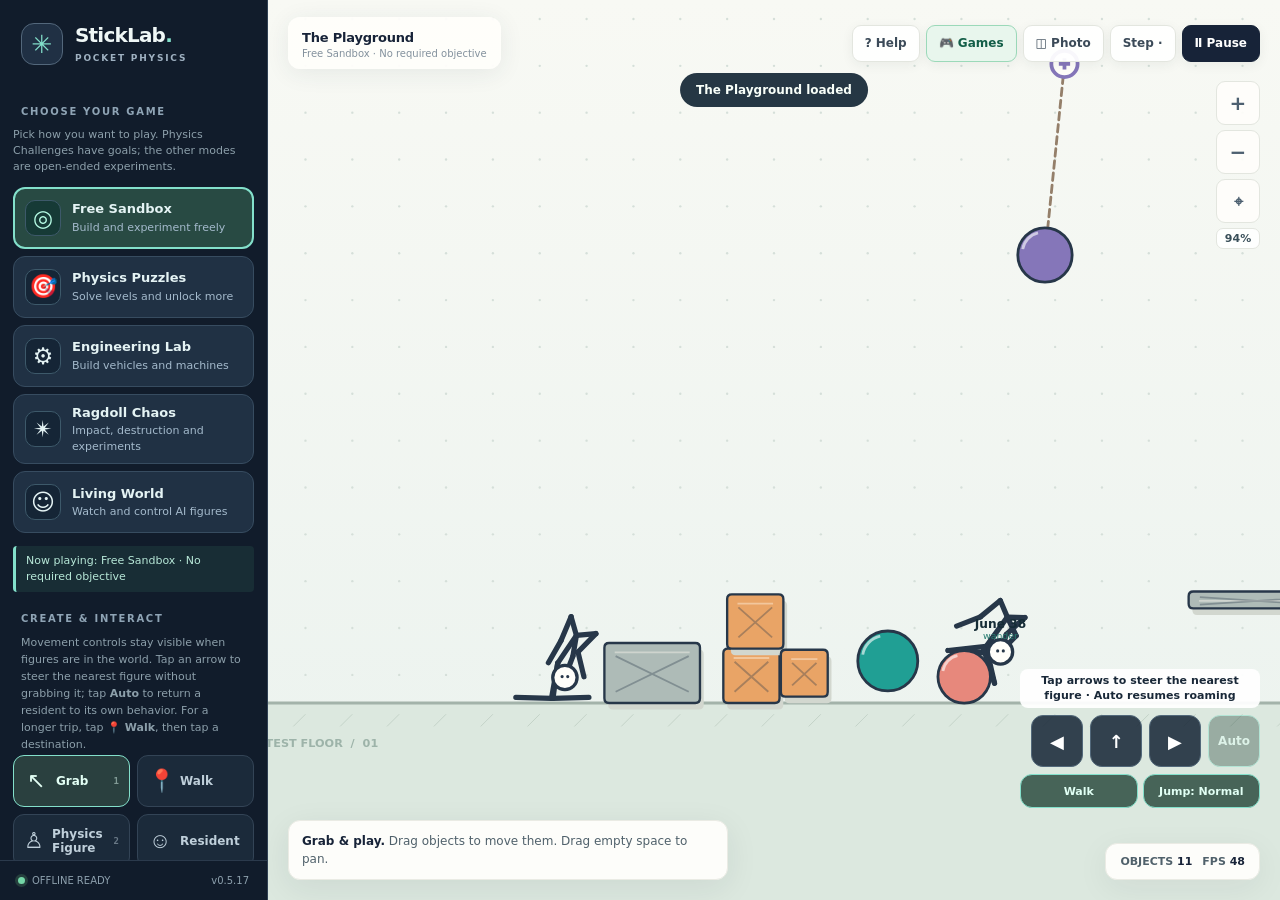
<file: index.html>
<!DOCTYPE html>
<html lang="en"><head><meta charset="utf-8"><meta name="viewport" content="width=device-width,initial-scale=1,viewport-fit=cover"><meta name="theme-color" content="#111c2b"><title>StickLab · Pocket Physics Sandbox</title><meta name="description" content="Offline-first tiny physics sandbox with stick-figure ragdolls. Works with mouse, keyboard and touch."><style>:root{--ink:#172338;--muted:#708099;--side:#111c2b;--side2:#1b2a3c;--accent:#ffad65;--accent2:#83e0cb;--paper:#f4f5ef;--outline:#dfe4e6;--white:#fff;--danger:#ff7275}*{box-sizing:border-box}html,body{margin:0;height:100%;width:100%;overflow:hidden;font-family:system-ui,-apple-system,'Segoe UI',Roboto,Arial,sans-serif;background:var(--side);color:var(--ink)}button,input,select{font:inherit}button{cursor:pointer}button:focus-visible,input:focus-visible,select:focus-visible{outline:3px solid var(--accent);outline-offset:2px}button:disabled{opacity:.35;cursor:not-allowed}.app{display:grid;grid-template-columns:268px minmax(0,1fr);height:100%;height:100dvh}.side{background:var(--side);color:#eff7f6;display:flex;flex-direction:column;min-height:0;z-index:4;border-right:1px solid #304154}.brand{padding:23px 21px 17px;display:flex;align-items:center;gap:12px}.brandmark{width:42px;height:42px;border:1px solid #53677b;border-radius:13px;display:grid;place-items:center;background:#203044;color:var(--accent2);font-size:25px;font-weight:600}.brand h1{font-size:20px;line-height:1.1;letter-spacing:-.8px;margin:0}.brand small{color:#9fb1c1;letter-spacing:1.8px;font-size:9px;font-weight:800}.side-scroll{padding:3px 13px 16px;overflow:auto;min-height:0;scrollbar-width:thin;scrollbar-color:#435466 transparent}.eyebrow{text-transform:uppercase;font-size:10px;letter-spacing:1.7px;color:#8fa4b5;font-weight:800;margin:21px 8px 10px}.tool-grid{display:grid;grid-template-columns:repeat(2,minmax(0,1fr));gap:7px}.tool{display:flex;align-items:center;gap:8px;text-align:left;padding:12px 10px;border:1px solid #334456;color:#bfcfda;background:#1b2a3a;border-radius:11px;min-height:52px;transition:background .12s,border-color .12s;font-size:12px;font-weight:700}.tool:hover,.smallbtn:hover{background:#283c4d}.tool.active{background:#2a403f;border-color:var(--accent2);color:#e3fff5}.glyph{width:24px;font-size:22px;text-align:center;font-weight:500;font-family:Arial,sans-serif}.tool kbd{margin-left:auto;font-size:9px;opacity:.48}.scene-grid{display:grid;grid-template-columns:repeat(3,1fr);gap:6px}.scene-btn{color:#c9d8dc;background:#203044;border:1px solid #344556;border-radius:9px;padding:9px 0;font-weight:700;font-size:11px}.scene-btn:hover{border-color:var(--accent)}.form-row{display:flex;align-items:center;justify-content:space-between;gap:8px;margin:10px 8px 4px;color:#bfced7;font-size:12px}.form-row strong{font-size:12px;color:#fff;font-variant-numeric:tabular-nums}input[type=range]{width:calc(100% - 16px);margin:6px 8px 10px;accent-color:var(--accent2);height:10px;cursor:pointer}.mode-row{display:flex;margin:8px 7px;gap:6px}.mode{flex:1;background:#1b2a3a;color:#a5b8c6;border:1px solid #34485a;border-radius:9px;padding:9px;font-size:12px;font-weight:700}.mode.active{border-color:var(--accent);color:#fff;background:#363a3f}.fineprint{font-size:11px;line-height:1.55;color:#8c9faa;margin:9px 8px 2px}.side-foot{padding:14px 18px;border-top:1px solid #2b3a4c;color:#8da0ad;display:flex;align-items:center;gap:7px;font-size:10px}.dot{display:inline-block;width:7px;height:7px;background:#74d6a7;border-radius:50%;box-shadow:0 0 0 3px #253f3d}.stage{position:relative;min-width:0;min-height:0;overflow:hidden;background:var(--paper)}canvas{width:100%;height:100%;display:block;touch-action:none;cursor:crosshair}.topbar{position:absolute;top:17px;left:20px;right:20px;display:flex;align-items:center;gap:8px;pointer-events:none;z-index:2}.topbar>*{pointer-events:auto}.world-chip{border-radius:12px;background:#fffefbf0;box-shadow:0 4px 24px #263c4b15;padding:10px 14px;min-width:174px}.world-chip b{font-size:13px;letter-spacing:-.2px}.world-chip p{margin:2px 0 0;font-size:10px;color:#83919d}.top-actions{display:flex;gap:6px;margin-left:auto;flex-wrap:wrap;justify-content:flex-end}.action{border:1px solid #e3e6df;background:#fffffff0;color:#3b4a58;border-radius:9px;min-height:37px;padding:0 12px;font-size:12px;font-weight:750;box-shadow:0 3px 12px #1c2b3710}.action:hover{background:#f5fff9}.action.main{background:var(--ink);color:#fff;border-color:var(--ink)}.action.main:hover{background:#31445c}.action.danger:hover{color:#d53945}.iconbutton{font-size:16px;min-width:38px;padding:0 10px}.status{position:absolute;bottom:20px;left:20px;right:20px;display:flex;align-items:flex-end;gap:10px;pointer-events:none;z-index:2}.hint{background:#fffefcf2;border:1px solid #eaebe4;border-radius:12px;padding:11px 13px;max-width:440px;font-size:12px;line-height:1.5;color:#50616b;box-shadow:0 8px 32px #18273314}.hint b{color:var(--ink)}.counter{margin-left:auto;display:flex;gap:10px;background:#fffefcf0;border:1px solid #eaebe4;border-radius:12px;padding:11px 14px;white-space:nowrap;box-shadow:0 8px 32px #18273310;font-weight:800;font-size:11px;color:#50616b}.counter span{color:#172338}.zoom{position:absolute;right:20px;top:81px;display:flex;flex-direction:column;gap:5px;z-index:2}.zoom button{background:#fffefbe8;border:1px solid #e3e6df;border-radius:9px;color:#4d6070;width:36px;height:36px;font-weight:800;font-size:20px}.controlpad{position:absolute;bottom:92px;right:20px;display:none;gap:7px;z-index:2}.controlpad button{touch-action:none;user-select:none;width:48px;height:48px;background:#192838dd;border:1px solid #52687a;color:white;border-radius:12px;font-weight:900;font-size:18px}.controlpad button:active{background:#ffad65;color:#202c39}.mobiletools{display:none}.notice{position:absolute;left:50%;top:73px;transform:translateX(-50%);background:#1b2d3cf2;color:#f8fff9;padding:10px 16px;border-radius:999px;font-size:12px;font-weight:700;opacity:0;pointer-events:none;transition:opacity .16s;z-index:6;max-width:90%;text-align:center}.notice.show{opacity:1}.modalwrap{position:absolute;inset:0;background:#08172788;z-index:10;display:none;align-items:center;justify-content:center;padding:20px}.modalwrap.open{display:flex}.modal{background:white;border-radius:20px;padding:24px;width:min(520px,100%);box-shadow:0 16px 80px #0004}.modal h2{font-size:22px;margin:0 0 8px;letter-spacing:-.6px}.modal p,.modal li{color:#596b76;font-size:13px;line-height:1.6}.modal ul{padding-left:19px}.modal .close{float:right;border:0;background:#edf1ef;border-radius:7px;padding:5px 10px;font-size:17px}.modal .modalactions{display:flex;gap:9px;flex-wrap:wrap}.modal .modalactions button{background:#172338;color:#fff;border:0;padding:10px 15px;border-radius:9px}.modal .modalactions button.secondary{background:#edf2f1;color:#172338}.togglebar{display:flex;gap:8px;margin:14px 6px 2px}.smallbtn{padding:9px 11px;border:1px solid #34485a;background:#203044;color:#bed0d9;border-radius:9px;font-size:11px;flex:1;font-weight:700}select{background:#203044;border:1px solid #34485a;border-radius:8px;padding:9px;color:#fff;width:calc(100% - 16px);margin:5px 8px}.hidden{display:none!important}@media(max-width:900px){.app{grid-template-columns:218px minmax(0,1fr)}.brand{padding:19px 12px}.side-scroll{padding:0 8px 12px}.tool{padding:10px 7px;gap:5px}.topbar{top:12px;left:12px;right:12px}.world-chip{min-width:145px}.status{bottom:12px;left:12px;right:12px}.hint{font-size:11px}.action{padding:0 9px;font-size:11px}}@media(max-width:690px){.app{display:block}.side{position:absolute;left:0;top:0;bottom:0;width:min(300px,85vw);box-shadow:8px 0 30px #09182730;transform:translateX(-105%);transition:transform .16s;z-index:8}.side.open{transform:translateX(0)}.stage{height:100%;height:100dvh}.topbar{top:10px;left:9px;right:9px}.world-chip{padding:9px 11px;min-width:134px}.world-chip b{font-size:12px}.top-actions{gap:4px}.action{font-size:11px;min-height:35px;padding:0 9px}.action.desktop{display:none}.top-actions .mobilemenu{display:block}.zoom{top:78px;right:10px}.status{bottom:79px;left:10px;right:10px}.hint{max-width:270px;padding:9px 10px;font-size:11px}.counter{padding:8px 10px;gap:6px;font-size:10px}.mobiletools{position:absolute;bottom:0;left:0;right:0;display:flex;gap:5px;overflow-x:auto;padding:7px 8px calc(7px + env(safe-area-inset-bottom,0px));background:#142132f5;z-index:3;scrollbar-width:none}.mobiletools::-webkit-scrollbar{display:none}.mobiletools button{border:1px solid #35485b;background:#203246;color:#d6e5e9;border-radius:9px;padding:7px 11px;min-width:59px;display:flex;flex-direction:column;align-items:center;gap:2px;font-size:10px;font-weight:750}.mobiletools button.active{border-color:#83e0cb;color:#9ff2dc;background:#304840}.mobiletools button em{font-style:normal;font-size:18px}.controlpad{display:flex;bottom:174px;right:10px}.notice{top:60px}}@media(max-width:380px){.world-chip{min-width:117px}.topbar .world-chip p{font-size:9px}.counter{display:none}.hint{max-width:225px}}

/* Challenge controls and vehicle affordances. Low-end devices keep the same simple styling. */
.scene-btn:disabled{opacity:.43;cursor:not-allowed;filter:grayscale(1)}
.scene-btn[data-level].active{background:#daeee5;border-color:#209f94;color:#16594d}
#challengeStatus{min-height:2.5em;margin:8px 0;font-size:12px;line-height:1.45}
#nextLevel:disabled{opacity:.4;cursor:not-allowed}

/* Compact living-world controls scale down without decorative bitmaps. */
.resident-toggle{display:flex;align-items:center;gap:9px;font-size:12px;line-height:1.35;margin:12px 0;color:#b8ddd0}
.resident-toggle input{width:18px;height:18px;accent-color:#209f94;flex:none}
#residentStatus{min-height:3em}
#residentMode:disabled,#applyResidentMode:disabled,#releaseResident:disabled{opacity:.5;cursor:not-allowed}

/* Mobile interaction fixes: visible camera feedback and large, reachable tap targets. */
.zoom{z-index:5}
.zoom button{width:44px;height:44px;min-width:44px;min-height:44px;touch-action:manipulation;cursor:pointer}
.zoom button:active{background:#d9f5ec;color:#165447}
.camera-feedback{display:block;font-size:11px;text-align:center;color:#394f59;background:#fffffff2;border:1px solid #e3e6df;border-radius:7px;padding:3px 0;font-weight:750;pointer-events:none}
.controlpad{z-index:5;flex-wrap:wrap;justify-content:flex-end;max-width:220px}
.controlpad .control-label{flex-basis:100%;text-align:center;color:#192838;background:#ffffffef;border-radius:8px;padding:5px 7px;font-size:11px;font-weight:750;letter-spacing:.05px;line-height:1.3;pointer-events:none}
.controlpad button{min-width:52px;min-height:52px;cursor:pointer}

/* Responsive game chrome — layout follows both screen dimensions and touch input.
   The Canvas remains unobstructed and the full tool palette stays reachable. */
@media (max-width:690px), (max-width:1180px) and (pointer:coarse) {
  .app{display:block;min-height:0;width:100%;height:100%;height:100dvh}
  .side{position:absolute;left:0;top:0;bottom:0;width:min(300px,88vw);box-shadow:8px 0 30px #09182730;transform:translateX(-105%);transition:transform .16s;z-index:8}
  .side.open{transform:translateX(0)}
  .stage{height:100%;height:100dvh;min-width:0}
  .topbar{top:calc(8px + env(safe-area-inset-top,0px));left:calc(9px + env(safe-area-inset-left,0px));right:calc(9px + env(safe-area-inset-right,0px));display:grid;grid-template-columns:minmax(0,1fr);align-items:start;gap:7px;z-index:4}
  .world-chip{min-width:0;width:100%;max-width:none;padding:8px 11px}
  .world-chip b{display:block;white-space:nowrap;overflow:hidden;text-overflow:ellipsis;font-size:12px}
  .world-chip p{white-space:nowrap;overflow:hidden;text-overflow:ellipsis}
  .top-actions{margin:0;width:100%;display:grid;grid-template-columns:repeat(4,minmax(0,1fr));align-items:stretch;gap:5px;flex-wrap:nowrap}
  .action{min-height:44px;min-width:0;height:44px;padding:0 4px;font-size:11px;white-space:nowrap;overflow:hidden;text-overflow:ellipsis}
  .action.desktop{display:none}
  .top-actions .mobilemenu{display:block}
  .zoom{top:calc(139px + env(safe-area-inset-top,0px));right:calc(10px + env(safe-area-inset-right,0px));left:auto;z-index:5}
  .status{bottom:calc(80px + env(safe-area-inset-bottom,0px));left:calc(10px + env(safe-area-inset-left,0px));right:calc(10px + env(safe-area-inset-right,0px))}
  .hint{max-width:min(60vw,270px);padding:9px 10px;font-size:11px}
  .counter{padding:8px 10px;gap:6px;font-size:10px}
  .controlpad{display:flex;bottom:calc(154px + env(safe-area-inset-bottom,0px));right:calc(10px + env(safe-area-inset-right,0px));z-index:5}
  .mobiletools{position:absolute;bottom:0;left:0;right:0;display:flex;gap:5px;overflow-x:auto;padding:7px calc(8px + env(safe-area-inset-right,0px)) calc(7px + env(safe-area-inset-bottom,0px)) calc(8px + env(safe-area-inset-left,0px));background:#142132f5;z-index:3;scrollbar-width:none}
  .mobiletools::-webkit-scrollbar{display:none}
  .mobiletools button{border:1px solid #35485b;background:#203246;color:#d6e5e9;border-radius:9px;padding:7px 11px;min-width:59px;min-height:50px;display:flex;flex-direction:column;align-items:center;gap:2px;font-size:10px;font-weight:750}
  .mobiletools button.active{border-color:#83e0cb;color:#9ff2dc;background:#304840}
  .mobiletools button em{font-style:normal;font-size:18px}
  .notice{top:calc(125px + env(safe-area-inset-top,0px));max-width:75%;font-size:11px}
}
/* A very short portrait uses a horizontal camera row to clear the D-pad. */
@media (max-width:690px) and (max-height:620px) and (orientation:portrait) {
  .zoom{top:calc(137px + env(safe-area-inset-top,0px));left:calc(10px + env(safe-area-inset-left,0px));right:auto;flex-direction:row;align-items:center}
  .camera-feedback{min-width:47px;padding:10px 4px}
  .status .counter{display:none}
}
/* Horizontal touch tablets have room for one toolbar line and an unobscured stage. */
@media (min-width:691px) and (min-height:561px) and (max-width:1180px) and (pointer:coarse) {
  .topbar{display:flex;align-items:center;gap:8px}
  .world-chip{width:auto;flex:0 1 190px}
  .top-actions{display:flex;width:auto;flex:0 0 auto;margin-left:auto;gap:6px}
  .action{min-width:44px;padding:0 10px}
  .zoom{top:calc(78px + env(safe-area-inset-top,0px))}
  .notice{top:calc(75px + env(safe-area-inset-top,0px))}
}
/* Short, rotated screens: action row, camera row, then gameplay with movement pad.
   HUD statistics are hidden, but still available in the tools/settings drawer. */
@media (max-height:560px) and (orientation:landscape) and (pointer:coarse),
       (max-width:690px) and (max-height:560px) and (orientation:landscape) {
  .topbar{top:calc(7px + env(safe-area-inset-top,0px));left:calc(8px + env(safe-area-inset-left,0px));right:calc(8px + env(safe-area-inset-right,0px));display:grid;grid-template-columns:minmax(92px,28%) minmax(0,1fr);gap:7px;align-items:center}
  .world-chip{height:44px;min-width:0;width:100%;padding:6px 8px;overflow:hidden}
  .world-chip b{font-size:11px}
  .world-chip p{font-size:9px;margin-top:0}
  .top-actions{display:grid;grid-template-columns:repeat(4,minmax(0,1fr));gap:4px;width:100%;margin:0}
  .action{min-width:0;min-height:44px;height:44px;padding:0 3px;font-size:clamp(10px,1.6vw,12px)}
  .zoom{top:calc(65px + env(safe-area-inset-top,0px));left:calc(8px + env(safe-area-inset-left,0px));right:auto;flex-direction:row;align-items:center;gap:5px}
  .zoom button{width:40px;height:40px;min-width:40px;min-height:40px}
  .camera-feedback{min-width:43px;padding:9px 3px}
  .controlpad{bottom:calc(72px + env(safe-area-inset-bottom,0px));right:calc(8px + env(safe-area-inset-right,0px));max-width:202px;gap:5px}
  .controlpad button{min-width:46px;width:46px;min-height:46px;height:46px}
  .controlpad .control-label{padding:3px 5px;font-size:10px}
  .status{display:none}
  .notice{top:calc(58px + env(safe-area-inset-top,0px));left:61%;max-width:40%}
  .mobiletools button{min-height:46px}
}
/* Tiny views: retain touch targets and remove nonessential button words. */
@media (max-width:380px) {
  .top-actions #snapshot .desktopword{display:none}
  .topbar .world-chip p{font-size:10px}
  .hint{max-width:190px}
}

/* Optional levels are discoverable without obstructing sandbox play. */
.challenge-action{background:#e8f6ed;color:#135e48;border-color:#9bd9b9;font-weight:850}
.challenge-action:hover,.challenge-action:focus-visible{background:#d9f4e6}
.mission-objective{position:absolute;top:78px;left:20px;max-width:min(410px,calc(100% - 125px));z-index:3;background:#e9fff0f4;border:1px solid #93d6b1;color:#174b35;box-shadow:0 5px 20px #1b392016;border-radius:11px;padding:10px 13px;font-size:12px;font-weight:700;line-height:1.4;pointer-events:none}
.hint-tool{display:block;color:#526675;font-size:11px;margin-top:5px;font-weight:400}
#challengeSection{scroll-margin-block:22px}
@media (max-width:1050px) and (min-width:691px){
 .top-actions #snapshot{display:none}
 .topbar{gap:6px}
 .topbar .world-chip{min-width:0;flex-shrink:1}
}
@media (max-width:690px),(max-width:1180px) and (pointer:coarse){
 .mission-objective{top:calc(140px + env(safe-area-inset-top,0px));left:calc(10px + env(safe-area-inset-left,0px));max-width:calc(100% - 85px);font-size:11px;padding:8px 10px}
 .top-actions .challenge-action{padding:0 3px;font-size:11px}
}
@media (max-height:620px) and (pointer:coarse),(max-height:620px) and (max-width:690px){
 .mission-objective{display:none}
}

/* Keep direct movement discoverable even before a figure has been selected. */
.controlpad{display:flex;max-width:240px}
.controlpad #releaseControlMobile{min-width:52px;font-size:12px;background:#315044dd;border-color:#83e0cb;color:#dffff4}
.controlpad #releaseControlMobile:disabled{opacity:.45}
@media (max-height:560px) and (orientation:landscape) and (pointer:coarse),
       (max-width:690px) and (max-height:560px) and (orientation:landscape){
 .controlpad{max-width:202px}
}

/* Real game-type selection: readable in the narrow Android drawer and on desktop. */
#gameModeSection{scroll-margin-top:10px}
.game-intro{margin:7px 0 12px;line-height:1.45}
.game-grid{display:grid;grid-template-columns:1fr;gap:7px;margin:9px 0 13px}
.game-card{width:100%;min-height:62px;display:flex;align-items:center;gap:11px;padding:9px 11px;text-align:left;background:#203144;color:#e4f3f4;border:1px solid #374c60;border-radius:12px;cursor:pointer;touch-action:manipulation;transition:background .1s,border-color .1s}
.game-card .game-symbol{width:36px;min-width:36px;height:36px;display:flex;align-items:center;justify-content:center;font-size:23px;background:#152536;border:1px solid #3d596a;border-radius:10px}
.game-card b{display:block;font-size:13px;line-height:1.35}
.game-card small{display:block;font-size:11px;color:#a4bacc;line-height:1.4;margin-top:2px}
.game-card.active,.game-card[aria-pressed="true"]{background:#284a43;border:2px solid #83e0cb;padding:8px 10px}
.game-card.active .game-symbol{background:#163a36;color:#b5fbe4}
.game-card:focus-visible{outline:3px solid #ffad65;outline-offset:2px}
.game-mode-status{font-size:11px;color:#b7e8d8;line-height:1.45;border-left:3px solid #83e0cb;padding:7px 10px;margin:0 0 17px;background:#182d35;border-radius:4px}
@media (max-width:690px),(max-width:1180px) and (pointer:coarse) {
 .top-actions .challenge-action{font-size:11px;white-space:nowrap;min-width:0}
 .game-card{min-height:64px}
}

/* Dedicated Physics Puzzle chooser: independent of sidebar scroll position. */
.puzzle-picker{position:fixed;inset:0;z-index:40;display:flex;justify-content:center;align-items:center;background:#0b182acb;padding:calc(12px + env(safe-area-inset-top,0px)) calc(12px + env(safe-area-inset-right,0px)) calc(12px + env(safe-area-inset-bottom,0px)) calc(12px + env(safe-area-inset-left,0px))}
.puzzle-picker-panel{width:min(520px,100%);max-height:100%;overflow-y:auto;overscroll-behavior:contain;border-radius:18px;padding:clamp(16px,4vw,26px);background:#f8faf8;box-shadow:0 22px 80px #04132475;color:#18283a}
.puzzle-picker-top{display:flex;align-items:flex-start;justify-content:space-between;gap:12px}
.puzzle-picker-top h2{margin:0;font-size:clamp(19px,4vw,26px);line-height:1.15}
.puzzle-picker-top p{font-size:13px;color:#526777;line-height:1.45;margin:7px 0 14px}
.puzzle-picker-top .puzzle-eyebrow{font-size:10px;color:#197d67;font-weight:850;letter-spacing:1.3px;margin:0 0 6px}
.puzzle-picker-close{flex:0 0 44px;width:44px;height:44px;border-radius:11px;background:#e9efed;border:1px solid #d5e1da;color:#233b47;font-size:26px}
.puzzle-picker-levels{display:grid;gap:9px}
.puzzle-picker-level{width:100%;min-height:75px;display:flex;gap:12px;align-items:center;text-align:left;padding:12px;border:2px solid #b0d9c9;border-radius:12px;background:#effbf3;color:#172e36;cursor:pointer;touch-action:manipulation}
.puzzle-picker-level:focus-visible{outline:3px solid #ffac5a;outline-offset:2px}
.puzzle-picker-level .level-marker{display:grid;place-items:center;width:42px;height:42px;flex:0 0 42px;border-radius:11px;background:#c8efe1;color:#19624c;font-size:17px;font-weight:850}
.puzzle-picker-level>span:nth-child(2){flex:1;min-width:0}
.puzzle-picker-level strong{display:block;font-size:15px}
.puzzle-picker-level small{display:block;font-size:12px;line-height:1.4;color:#586e74;margin-top:3px}
.puzzle-picker-level .level-state{font-size:11px;letter-spacing:.3px;color:#157654;white-space:nowrap}
.puzzle-picker-level[disabled]{cursor:not-allowed;border-color:#e1e7e6;background:#f1f3f3;opacity:.76}
.puzzle-picker-level[disabled] .level-marker{background:#dfe5e4;color:#617479}
.puzzle-picker-level[disabled] .level-state{color:#758486}
#puzzlePickerStatus{font-size:12px;color:#49635a;margin:12px 0;line-height:1.5}
.puzzle-picker-back{width:100%;min-height:44px;border-radius:10px;border:1px solid #d2ded9;background:white;color:#38525b;font-size:13px;font-weight:750}
@media (max-height:480px) and (orientation:landscape){
 .puzzle-picker{align-items:stretch;padding:6px calc(8px + env(safe-area-inset-right,0px)) 6px calc(8px + env(safe-area-inset-left,0px))}
 .puzzle-picker-panel{width:min(680px,100%);padding:10px 16px}
 .puzzle-picker-top p{margin:3px 0 7px}
 .puzzle-picker-levels{grid-template-columns:repeat(3,minmax(0,1fr));gap:6px}
 .puzzle-picker-level{min-height:66px;padding:7px;gap:5px;flex-wrap:wrap}
 .puzzle-picker-level .level-marker{width:28px;height:28px;flex:0 0 28px;font-size:11px}
 .puzzle-picker-level strong{font-size:12px}
 .puzzle-picker-level small{font-size:10px}
 .puzzle-picker-level .level-state{font-size:10px}
 #puzzlePickerStatus{margin:7px 0}
}

/* A sidebar animating out must never intercept a quick destination tap. */
@media (max-width:690px), (max-width:1180px) and (pointer:coarse) {
 .side:not(.open){pointer-events:none}
 .side.open{pointer-events:auto}
}

/* Pace and jump options in the persistent figure controller. */
.controlpad .control-options{display:flex;flex-basis:100%;gap:5px}
.controlpad .control-options button{flex:1;width:auto;min-width:0;height:34px;min-height:34px;padding:0 5px;font-size:11px;background:#315044dd;border-color:#83e0cb;color:#e1fff4;white-space:nowrap}
.controlpad .control-options button[aria-pressed="true"]{background:#176c5a}
@media (max-height:560px) and (orientation:landscape) and (pointer:coarse),
       (max-width:690px) and (max-height:560px) and (orientation:landscape) {
  .controlpad{bottom:calc(80px + env(safe-area-inset-bottom,0px))}
  .controlpad #releaseControlMobile{min-width:44px;width:44px;height:46px}
}
</style><link rel="manifest" href="./manifest.webmanifest"><link rel="icon" type="image/svg+xml" href="./icon.svg"></head>
<body><div class="app">
<aside id="sidebar" class="side" aria-label="Sandbox tools"><header class="brand"><div class="brandmark" aria-hidden="true">✳</div><div><h1>StickLab<span style="color:#83e0cb">.</span></h1><small>POCKET PHYSICS</small></div></header><div class="side-scroll">
<div class="eyebrow" id="gameModeSection">Choose Your Game</div>
<p class="fineprint game-intro">Pick how you want to play. Physics Challenges have goals; the other modes are open-ended experiments.</p>
<div class="game-grid" role="group" aria-label="Choose a StickLab game mode">
<button type="button" class="game-card active" data-game="sandbox" aria-pressed="true"><span class="game-symbol">◎</span><span><b>Free Sandbox</b><small>Build and experiment freely</small></span></button>
<button type="button" class="game-card" data-game="puzzles" aria-pressed="false"><span class="game-symbol">🎯</span><span><b>Physics Puzzles</b><small>Solve levels and unlock more</small></span></button>
<button type="button" class="game-card" data-game="engineering" aria-pressed="false"><span class="game-symbol">⚙</span><span><b>Engineering Lab</b><small>Build vehicles and machines</small></span></button>
<button type="button" class="game-card" data-game="chaos" aria-pressed="false"><span class="game-symbol">✴</span><span><b>Ragdoll Chaos</b><small>Impact, destruction and experiments</small></span></button>
<button type="button" class="game-card" data-game="living" aria-pressed="false"><span class="game-symbol">☺</span><span><b>Living World</b><small>Watch and control AI figures</small></span></button>
</div>
<p id="gameModeStatus" class="game-mode-status" aria-live="polite">Now playing: Free Sandbox · No required objective</p>
<div class="eyebrow">Create &amp; interact</div><p class="fineprint">Movement controls stay visible when figures are in the world. Tap an arrow to steer the nearest figure without grabbing it; tap <b>Auto</b> to return a resident to its own behavior. For a longer trip, tap <b>📍 Walk</b>, then tap a destination.</p><div class="tool-grid" id="toolGrid">
<button class="tool active" data-tool="grab" aria-pressed="true"><span class="glyph">↖</span>Grab <kbd>1</kbd></button><button class="tool walk-tool" data-tool="goto" aria-pressed="false"><span class="glyph">📍</span>Walk</button><button class="tool" data-tool="figure" title="Physical stick figure that can be dragged, pushed, attached or walked"><span class="glyph">♙</span>Physics Figure <kbd>2</kbd></button><button class="tool" data-tool="living"><span class="glyph">☺</span>Resident</button>
<button class="tool" data-tool="box"><span class="glyph">▣</span>Box <kbd>3</kbd></button><button class="tool" data-tool="springpad" title="Fixed physical pad that launches anything landing on it"><span class="glyph">↟</span>Spring Pad</button><button class="tool" data-tool="ball"><span class="glyph">●</span>Ball <kbd>4</kbd></button>
<button class="tool" data-tool="anchor"><span class="glyph">⊕</span>Anchor <kbd>5</kbd></button><button class="tool" data-tool="rope"><span class="glyph">⌁</span>Rope <kbd>6</kbd></button>
<button class="tool" data-tool="spring"><span class="glyph">〽</span>Spring <kbd>7</kbd></button><button class="tool" data-tool="hinge"><span class="glyph">⚙</span>Hinge <kbd>9</kbd></button><button class="tool" data-tool="detach"><span class="glyph">✂</span>Detach</button><button class="tool" data-tool="wheel"><span class="glyph">◉</span>Wheel</button><button class="tool" data-tool="cart"><span class="glyph">▰</span>Motor Cart</button><button class="tool" data-tool="motor"><span class="glyph">⚡</span>Motor</button><button class="tool" data-tool="erase"><span class="glyph">⌫</span>Erase <kbd>8</kbd></button></div>
<div class="eyebrow">Living figures</div>
<label class="resident-toggle"><input type="checkbox" id="aiEnabled" checked> Enable autonomous inhabitants</label>
<p class="fineprint" id="residentStatus" aria-live="polite">Tap an arrow to steer the nearest figure, or use Auto to resume a resident's behavior.</p>
<label class="form-row" for="residentMode">Selected resident's behavior</label><select id="residentMode" aria-label="Resident behavior"><option value="wander">Explore and investigate</option><option value="help">Help · handle nearby objects</option><option value="rest">Rest / idle</option><option value="go">Walking to destination</option></select>
<div class="togglebar"><button class="smallbtn" id="applyResidentMode">Apply behavior</button><button class="smallbtn" id="goHere" type="button">📍 Walk to a point</button><button class="smallbtn" id="dropObject" type="button" disabled>↘ Drop held object</button><button class="smallbtn" id="unhookFigure" type="button">✂ Unhook figure</button><button class="smallbtn" id="releaseResident">Release control</button></div>
<p class="fineprint">Physics Figures are full ragdolls: drag, drop, collide, attach or unhook them. Residents walk automatically. Tap Walk, then tap a destination; a held Help object travels with the resident, and a second resident sharing the grip walks with it. Outside ropes are released and figure bones stay intact. Use Drop held object to release it; Help will ignore that object until the resident moves away or Help is reapplied. Strong pulls can break a grip. The AI toggle affects all figures and does not disable physics.</p>
<div class="eyebrow">Construction material</div><select id="material" aria-label="Select construction material"><option value="wood">Wood · breakable</option><option value="rubber">Rubber · resilient</option><option value="steel">Steel · strongest</option></select><div class="eyebrow" id="challengeSection">Optional Physics Challenges</div><p class="fineprint">Sandbox is always free to play. Choose a level when you want a physics goal; you can return to your sandbox afterward.</p><div class="scene-grid"><button class="scene-btn" data-level="0">01 · First Push</button><button class="scene-btn" data-level="1">02 · Bridge the Gap</button><button class="scene-btn" data-level="2">03 · Over the Wall</button><button class="scene-btn" data-level="3">04 · Double Gate</button></div><p class="fineprint" id="challengeStatus" aria-live="polite">Sandbox mode · No win condition</p><div class="togglebar"><button class="smallbtn" id="hintLevel">Hint</button><button class="smallbtn" id="restartLevel">Restart level</button><button class="smallbtn" id="nextLevel">Next level</button></div><div class="togglebar"><button class="smallbtn" id="freeSandbox">← Return to Free Sandbox</button></div><div class="eyebrow">Quick worlds</div><div class="scene-grid"><button class="scene-btn" data-scene="playground">Playground</button><button class="scene-btn" data-scene="tower">Tower</button><button class="scene-btn" data-scene="chaos">Chaos</button></div>
<div class="eyebrow">Simulation</div><div class="form-row"><label for="gravity">Gravity</label><strong id="gravNum">780</strong></div><input type="range" id="gravity" min="0" max="1600" step="20" value="780"><div class="form-row"><label for="speed">Time scale</label><strong id="speedNum">1.0×</strong></div><input type="range" id="speed" min="0.25" max="2" step="0.25" value="1"><div class="form-row"><label for="bouncy">Bounce</label><strong id="bounceNum">35%</strong></div><input type="range" id="bouncy" min="0" max="100" step="5" value="35">
<div class="eyebrow">Performance</div><select id="quality" aria-label="Performance profile"><option value="auto">Auto / adaptive</option><option value="eco">Eco / older devices</option><option value="standard">Standard</option><option value="high">High fidelity</option></select>
<div class="eyebrow">World management</div><div class="togglebar"><button class="smallbtn" id="snapshotMenu">Save picture</button></div><label class="form-row" for="saveSlot">Save slot</label><select id="saveSlot" aria-label="Choose world save slot"><option value="1">Slot 1 (v0.1/v0.2 compatible)</option><option value="2">Slot 2</option><option value="3">Slot 3</option></select><div class="togglebar"><button class="smallbtn" id="save">Save</button><button class="smallbtn" id="load">Load</button><button class="smallbtn" id="export">Export</button></div><div class="togglebar"><button class="smallbtn" id="import">Import</button><button class="smallbtn" id="undo">Undo</button><button class="smallbtn" id="reset">Clear</button></div><input type="file" class="hidden" id="fileInput" accept=".json,application/json">
<p class="fineprint">Tap to create. Build carts, motors, and breakable structures. Tap the movement arrows to steer the nearest figure without grabbing; Auto returns residents to their own behavior. Rope/spring/hinge: tap two objects. Detach: tap a connection or purple anchor to release it; Pin makes new fixed anchors anywhere. Residents explore, dodge hazards and help push or operate nearby objects. Walk assigns a longer destination. Drag the empty world to pan; pinch to zoom.</p>
</div><footer class="side-foot"><i class="dot"></i> OFFLINE READY <span style="margin-left:auto">v0.5.17</span></footer></aside>
<main class="stage" id="stage"><canvas id="canvas" aria-label="Interactive physics sandbox world"></canvas>
<div class="topbar"><div class="world-chip"><b id="worldTitle">The Playground</b><p id="subTitle">Everything is an experiment.</p></div><div class="top-actions"><button class="action iconbutton mobilemenu hidden" id="openMenu" aria-label="Open tools">☰</button><button class="action desktop" id="help">? Help</button><button class="action challenge-action" id="challengeAction" type="button" aria-label="Choose a game type">🎮 Games</button><button class="action desktop" id="snapshot" title="Save scene picture">◫ <span class="desktopword">Photo</span></button><button class="action" id="step" title="Advance one physics step">Step ·</button><button class="action main" id="pause">Ⅱ Pause</button></div></div>
<div class="mission-objective hidden" id="missionObjective" role="status" aria-live="polite"></div>
<div class="zoom" role="group" aria-label="Camera zoom and position"><button type="button" id="zoomIn" aria-label="Zoom in">+</button><button type="button" id="zoomOut" aria-label="Zoom out">−</button><button type="button" id="recenter" aria-label="Recenter camera" style="font-size:16px">⌖</button><span class="camera-feedback" id="cameraFeedback" aria-live="polite">100%</span></div>
<div id="notice" class="notice" role="status" aria-live="polite"></div>
<div class="status"><div class="hint" id="hint"><b>Grab &amp; play.</b> Drag objects, or choose a tool to create something.</div><div class="counter"><div>OBJECTS <span id="objectCount">0</span></div><div>FPS <span id="fps">60</span></div></div></div>
<div class="controlpad" id="controlpad" role="group" aria-label="Figure movement controls"><span class="control-label" id="controlHint" role="status">Tap an arrow to steer the nearest figure</span><button type="button" data-hold="left" aria-label="Move nearest figure left">◀</button><button type="button" data-hold="jump" aria-label="Jump nearest figure">↑</button><button type="button" data-hold="right" aria-label="Move nearest figure right">▶</button><button type="button" id="releaseControlMobile" aria-label="Auto: return resident to its own behavior" title="Auto · return the resident to autonomous behavior">Auto</button><div class="control-options"><button type="button" id="paceControl" aria-label="Change walking pace" title="Cycle walk, run and sprint">Walk</button><button type="button" id="jumpBoostControl" aria-label="Toggle stronger jump" title="Toggle stronger grounded jumps">Jump: Normal</button></div></div>
<div class="mobiletools" id="mobileTools"><button data-tool="grab" class="active"><em>↖</em>Grab</button><button data-tool="goto" aria-label="Walk to a point"><em>📍</em>Walk</button><button type="button" id="unhookMobile" aria-label="Unhook a stick figure from ropes" title="Free a figure from external ropes and hinges"><em>✂</em>Unhook</button><button data-tool="figure" aria-label="Add a physics stick figure" title="Place a physical stick figure"><em>♙</em>Physics</button><button data-tool="living"><em>☺</em>Resident</button><button data-tool="box"><em>▣</em>Box</button><button data-tool="springpad" title="Place a bounce pad"><em>↟</em>Spring Pad</button><button data-tool="ball"><em>●</em>Ball</button><button data-tool="anchor"><em>⊕</em>Pin</button><button data-tool="rope"><em>⌁</em>Rope</button><button data-tool="spring"><em>〽</em>Spring</button><button data-tool="hinge"><em>⚙</em>Hinge</button><button data-tool="detach"><em>✂</em>Detach</button><button data-tool="wheel"><em>◉</em>Wheel</button><button data-tool="cart"><em>▰</em>Cart</button><button data-tool="motor"><em>⚡</em>Motor</button><button data-tool="erase"><em>⌫</em>Erase</button></div>
<section id="puzzlePicker" class="puzzle-picker hidden" role="dialog" aria-modal="true" aria-hidden="true" aria-labelledby="puzzlePickerTitle">
<div class="puzzle-picker-panel">
<div class="puzzle-picker-top">
<div><p class="puzzle-eyebrow">PHYSICS CHALLENGES · OPTIONAL</p><h2 id="puzzlePickerTitle">Choose a physics level</h2><p>Get the blue ball into the green goal using anything you build. Each solved level unlocks the next.</p></div>
<button id="closePuzzlePicker" type="button" class="puzzle-picker-close" aria-label="Close level selector">×</button>
</div>
<div class="puzzle-picker-levels">
<button type="button" data-picker-level="0" class="puzzle-picker-level"><span class="level-marker">01</span><span><strong>First Push</strong><small>Move the ball across the floor.</small></span><b class="level-state">PLAY</b></button>
<button type="button" data-picker-level="1" class="puzzle-picker-level"><span class="level-marker">02</span><span><strong>Bridge the Gap</strong><small>Build a way off the raised platform.</small></span><b class="level-state">LOCKED</b></button>
<button type="button" data-picker-level="2" class="puzzle-picker-level"><span class="level-marker">03</span><span><strong>Over the Wall</strong><small>Find a solution beyond the wall.</small></span><b class="level-state">LOCKED</b></button>
<button type="button" data-picker-level="3" class="puzzle-picker-level"><span class="level-marker">04</span><span><strong>Double Gate</strong><small>Clear two fixed gates with one physical setup.</small></span><b class="level-state">LOCKED</b></button>
</div>
<p id="puzzlePickerStatus" role="status" aria-live="polite">Level 1 is ready. Finish it to unlock Level 2.</p>
<button id="backFromPuzzlePicker" type="button" class="puzzle-picker-back">← Back to Games</button>
</div>
</section><div id="modalWrap" class="modalwrap" role="presentation"><section class="modal" role="dialog" aria-modal="true" aria-labelledby="modalTitle"><button class="close" id="closeModal" aria-label="Close">×</button><h2 id="modalTitle">Welcome to StickLab</h2><p>Build a little world. Watch its physics. Then see what happens when you interfere.</p><ul><li><b>Grab:</b> drag figures, objects or empty space to pan.</li><li><b>Build:</b> place boxes, balls, anchors and articulated stick figures.</li><li><b>Connect:</b> tap two objects with Rope or Spring selected. Anchors make fixed suspension points.</li><li><b>Live:</b> place a Resident to explore, investigate, avoid hazards and help with experiments. Select one using Grab to take over, then Release to resume its decisions.</li><li><b>Play:</b> tap a stick figure in Grab mode; move with A/D or arrows, jump with W/↑/space. On touch, use the on-screen buttons.</li><li><b>Tools:</b> keys 1–8 switch tools. Scroll to zoom. Space pauses when no figure is being controlled.</li><li><b>Game Modes:</b> use the visible 🎮 Games button to choose Sandbox, Physics Puzzles, Engineering, Ragdoll Chaos or Living World. These are different starting worlds with the same physics tools.</li><li><b>Optional levels:</b> choose Physics Puzzles, then pick a level. Move the blue ball into the green goal, then return to your preserved sandbox whenever you like.</li><li><b>Keep it:</b> Save/Load use device storage; Export/Import transfer scenes between devices.</li></ul><div class="modalactions"><button id="startGame">Start experimenting</button><button class="secondary" id="helpClose">Close</button></div></section></div>
</main></div><script>/* StickLab v0.2 simulation utilities — dependency-free UMD for browsers and tests. */
(function(root){'use strict';
function finite(n){return typeof n==='number'&&isFinite(n)}
function integer(n){return finite(n)&&Math.floor(n)===n&&n>0&&n<=1000000000}
function bounds(p){
 var angle=p.kind==='box'?(p.angle||0):0,cos=Math.abs(Math.cos(angle)),sin=Math.abs(Math.sin(angle));
 var rx=p.kind==='box'?cos*p.w/2+sin*p.h/2:p.r;
 var ry=p.kind==='box'?sin*p.w/2+cos*p.h/2:p.r;
 return {minX:p.x-rx,maxX:p.x+rx,minY:p.y-ry,maxY:p.y+ry};
}
function aabbOverlap(a,b){var x=bounds(a),y=bounds(b);return x.minX<=y.maxX&&x.maxX>=y.minX&&x.minY<=y.maxY&&x.maxY>=y.minY}
function collisionPairs(parts,size){
 size=size||96;var cells={},pairs={},out=[];
 for(var i=0;i<parts.length;i++){
  var r=bounds(parts[i]),left=Math.floor(r.minX/size),right=Math.floor(r.maxX/size),top=Math.floor(r.minY/size),bottom=Math.floor(r.maxY/size);
  for(var x=left;x<=right;x++)for(var y=top;y<=bottom;y++){
   var key=x+','+y,other=cells[key]||(cells[key]=[]);
   for(var k=0;k<other.length;k++){
    var j=other[k],pk=j+':'+i;
    if(!pairs[pk]&&aabbOverlap(parts[j],parts[i])){pairs[pk]=true;out.push([j,i])}
   }
   other.push(i);
  }
 }
 out.sort(function(a,b){return a[0]-b[0]||a[1]-b[1]});return out;
}
function normalizeScene(input){
 if(!input||typeof input!=='object')throw Error('Missing StickLab scene');
 var wrapper=input.world?input:{format:'StickLab',version:1,world:input};
 if(wrapper.format!=='StickLab'||(wrapper.version!==1&&wrapper.version!==2&&wrapper.version!==3&&wrapper.version!==4))throw Error('Unsupported StickLab version');
 var world=wrapper.world;
 if(!world||!Array.isArray(world.parts)||!Array.isArray(world.links)||!Array.isArray(world.groups)||world.parts.length>350||world.links.length>800||world.groups.length>100)throw Error('Invalid world arrays');
 var ids={},taken={},maxId=0;
 var parts=world.parts.map(function(p){
  if(!p||!integer(p.id)||taken[p.id]||['joint','box','ball','anchor','wheel'].indexOf(p.kind)<0||!finite(p.x)||!finite(p.y)||Math.abs(p.x)>5000||Math.abs(p.y)>5000)throw Error('Invalid body');
  if(p.px!==undefined&&!finite(p.px)||p.py!==undefined&&!finite(p.py)||p.angle!==undefined&&!finite(p.angle)||p.pa!==undefined&&!finite(p.pa))throw Error('Invalid body motion');
  if(p.kind==='box'&&(!finite(p.w)||!finite(p.h)||p.w<5||p.h<5||p.w>300||p.h>300)||p.kind!=='box'&&(!finite(p.r)||p.r<1||p.r>100))throw Error('Invalid body geometry');
  if((p.springStrength!==undefined&&(!finite(p.springStrength)||p.springStrength<1.1||p.springStrength>2.2||p.kind!=='box'))||(p.motorPower!==undefined&&(!finite(p.motorPower)||p.motorPower<.2||p.motorPower>2))||(p.hp!==undefined&&(!finite(p.hp)||p.hp<0||p.hp>10000))|| (p.material!==undefined&&['wood','steel','rubber'].indexOf(p.material)<0))throw Error('Invalid material or wheel state');
  if(p.angle!==undefined&&Math.abs(p.angle)>100000||p.pa!==undefined&&Math.abs(p.pa)>100000)throw Error('Invalid rotation');
  ids[p.id]=p;taken[p.id]=1;maxId=Math.max(maxId,p.id);
  var normalizedPart={id:p.id,kind:p.kind,x:p.x,y:p.y,px:p.px===undefined?p.x:p.px,py:p.py===undefined?p.y:p.py,w:p.kind==='box'?p.w:0,h:p.kind==='box'?p.h:0,r:p.kind==='box'?0:p.r,angle:p.angle||0,pa:p.pa===undefined?(p.angle||0):p.pa,fixed:!!p.fixed,group:p.group||null,color:typeof p.color==='string'&&/^#[0-9a-fA-F]{6}$/.test(p.color)?p.color:'#182a3b',material:p.material||'wood',hp:p.hp===undefined?(p.material==='steel'?240:90):p.hp,motor:p.kind==='wheel'&&!!p.motor,motorDirection:p.motorDirection===-1?-1:1,motorPower:p.motorPower||1};
  if(p.kind==='box'&&p.springStrength)normalizedPart.springStrength=p.springStrength;
  return normalizedPart;
 });
 var links=world.links.map(function(l){
  if(!l||!integer(l.id)||taken[l.id]||!ids[l.a]||!ids[l.b]||l.a===l.b||['bone','brace','rope','spring','hinge'].indexOf(l.type)<0||!finite(l.len)||l.len<0||l.len>10000)throw Error('Invalid link');
  if(l.k!==undefined&&(!finite(l.k)||l.k<0||l.k>1))throw Error('Invalid stiffness');
  if(l.type==='hinge'&&[l.ax,l.ay,l.bx,l.by].some(function(v){return !finite(v)||Math.abs(v)>500}))throw Error('Invalid hinge offset');
  if(l.strength!==undefined&&(!finite(l.strength)||l.strength<1||l.strength>10000))throw Error('Invalid link strength');
  if(l.graspOwner!==undefined&&(['spring','hinge'].indexOf(l.type)<0||typeof l.graspOwner!=='string'||!/^f[0-9]+$/.test(l.graspOwner)))throw Error('Invalid grasp link');
  taken[l.id]=1;maxId=Math.max(maxId,l.id);
  var normalized={id:l.id,a:l.a,b:l.b,type:l.type,len:l.len,k:l.k===undefined?1:l.k,ax:l.type==='hinge'?l.ax:0,ay:l.type==='hinge'?l.ay:0,bx:l.type==='hinge'?l.bx:0,by:l.type==='hinge'?l.by:0,breakable:!!l.breakable,strength:l.strength===undefined?90:l.strength};
  if(l.graspOwner!==undefined)normalized.graspOwner=l.graspOwner;
  return normalized;
 });
 var groups=world.groups.map(function(g){
  if(!g||typeof g.id!=='string'||!/^f[0-9]+$/.test(g.id)||!Array.isArray(g.nodes)||!g.nodes.length||g.nodes.length>30||!integer(g.hip)||!integer(g.head)||g.nodes.indexOf(g.hip)<0||g.nodes.indexOf(g.head)<0)throw Error('Invalid ragdoll group');
  var visited={};g.nodes.forEach(function(id){if(visited[id]||!ids[id]||ids[id].group!==g.id)throw Error('Invalid ragdoll node');visited[id]=1});
  if(g.ai!==undefined&&typeof g.ai!=='boolean')throw Error('Invalid agent activation');
  if(g.pace!==undefined&&['walk','run','sprint'].indexOf(g.pace)<0||g.jumpBoost!==undefined&&typeof g.jumpBoost!=='boolean')throw Error('Invalid movement upgrade');
  if(g.name!==undefined&&(typeof g.name!=='string'||g.name.length>32||!/^[A-Za-z][A-Za-z0-9 _-]*$/.test(g.name)))throw Error('Invalid agent name');
  if(g.mode!==undefined&&['wander','help','rest','go'].indexOf(g.mode)<0)throw Error('Invalid agent behavior');
  if(g.personality!==undefined&&['curious','cautious','helpful'].indexOf(g.personality)<0)throw Error('Invalid personality');
  if(g.targetX!==undefined&&g.targetX!==null&&(!finite(g.targetX)||g.targetX<0||g.targetX>2200))throw Error('Invalid movement target');
  var mem=g.memory||{hazards:0,lastHazardX:null,interactions:0};
  if(typeof mem!=='object'||Array.isArray(mem)||!(finite(mem.hazards)&&Math.floor(mem.hazards)===mem.hazards)||mem.hazards<0||mem.hazards>99||!(finite(mem.interactions)&&Math.floor(mem.interactions)===mem.interactions)||mem.interactions<0||mem.interactions>99||(mem.lastHazardX!==null&&(!finite(mem.lastHazardX)||Math.abs(mem.lastHazardX)>5000)))throw Error('Invalid agent memory');
  var normalized={id:g.id,nodes:g.nodes.slice(),hip:g.hip,head:g.head,alive:true,ai:!!g.ai,name:g.name||('Stick '+g.id.slice(1)),personality:g.personality||'curious',mode:g.mode||'wander',pace:g.pace||'walk',jumpBoost:!!g.jumpBoost,targetX:g.targetX===undefined?null:g.targetX,memory:{hazards:mem.hazards,lastHazardX:mem.lastHazardX,interactions:mem.interactions}};
  if(g.graspIgnoreTargetId!==undefined&&g.graspIgnoreTargetId!==null){var ignored=ids[g.graspIgnoreTargetId];var eligible=ignored&&!ignored.group&&!ignored.fixed&&((ignored.kind==='ball'&&ignored.r>12&&ignored.r<=42)||(ignored.kind==='box'&&ignored.w<=72&&ignored.h<=72&&ignored.w*ignored.h<=4200));if(!integer(g.graspIgnoreTargetId)||!eligible)throw Error('Invalid ignored grasp target');normalized.graspIgnoreTargetId=g.graspIgnoreTargetId}
  return normalized;

 });
 var graspOwners={},graspTargets={};
 links.forEach(function(l){if(l.graspOwner){
  var owner=groups.filter(function(g){return g.id===l.graspOwner})[0],a=ids[l.a],b=ids[l.b];
  var targetId=a.group===l.graspOwner?b.id:a.id;
  var hand=a.group===l.graspOwner?a:b,target=a.group===l.graspOwner?b:a;
  var validTarget=target&&!target.group&&!target.fixed&&((target.kind==='ball'&&target.r>12&&target.r<=42&&l.type==='spring')||(target.kind==='box'&&target.w<=72&&target.h<=72&&target.w*target.h<=4200&&l.type==='hinge'));
  var targetCount=graspTargets[targetId]||0;
  var valid=owner&&owner.ai&&['help','go','rest'].indexOf(owner.mode)>=0&&hand.kind==='joint'&&owner.nodes.indexOf(hand.id)>=0&&validTarget&&!graspOwners[l.graspOwner]&&targetCount<2;
  if(!valid)throw Error('Invalid grasp ownership');
  graspOwners[l.graspOwner]=true;graspTargets[targetId]=targetCount+1;
 }});
 parts.forEach(function(p){if(p.group&&!groups.some(function(g){return g.id===p.group&&g.nodes.indexOf(p.id)>=0}))throw Error('Orphan ragdoll body')});
 if(world.aiEnabled!==undefined&&typeof world.aiEnabled!=='boolean')throw Error('Invalid AI setting');
 var next=integer(world.next)&&world.next>maxId?world.next:maxId+1;
 return {format:'StickLab',version:4,world:{parts:parts,links:links,groups:groups,aiEnabled:!!world.aiEnabled,next:next,title:typeof world.title==='string'?world.title.slice(0,50):'Imported World'}};
}
var api={bounds:bounds,aabbOverlap:aabbOverlap,collisionPairs:collisionPairs,normalizeScene:normalizeScene};
if(typeof module!=='undefined'&&module.exports)module.exports=api;
if(root)root.StickLabCore=api;
})(typeof window!=='undefined'?window:null);
</script><script>/* StickLab v0.3 physics challenges: goals are measured by simulated body positions. */
(function(root){'use strict';
var levels=[
 {id:'first-push',title:'01 · First Push',brief:'Move the blue target ball into the green goal. Any physical solution counts.',hint:'Drop another ball behind the target, use a box as a pusher, or build a motor cart.',start:{x:600,y:905},goal:{x:1080,y:848,w:125,h:86},blocks:[]},
 {id:'bridge-the-gap',title:'02 · Bridge the Gap',brief:'Get the target ball from the raised platform into the goal.',hint:'Place more beams and use falling objects to launch or guide the ball.',start:{x:615,y:700},goal:{x:1260,y:846,w:120,h:88},blocks:[{x:615,y:790,w:240,h:20,fixed:true}]},
 {id:'over-the-wall',title:'03 · Over the Wall',brief:'Move the ball into the goal beyond an immovable wall.',hint:'Lift, redirect or launch it. A ramp and a falling weight can work.',start:{x:620,y:905},goal:{x:1420,y:846,w:125,h:88},blocks:[{x:1030,y:855,w:30,h:150,fixed:true}]},
 {id:'double-gate',title:'04 · Double Gate',brief:'Get the target ball past two fixed gates and into the goal.',hint:'Build a launcher or powered pusher with enough reach to clear both gates. Any physical solution counts.',start:{x:520,y:905},goal:{x:1690,y:846,w:135,h:88},blocks:[{x:920,y:895,w:48,h:70,fixed:true},{x:1320,y:895,w:48,h:70,fixed:true}]}
];
function insideGoal(part,goal){
 if(!part||!goal||!isFinite(part.x)||!isFinite(part.y))return false;
 var r=part.r||0;
 return part.x-r>=goal.x&&part.x+r<=goal.x+goal.w&&part.y-r>=goal.y&&part.y+r<=goal.y+goal.h;
}
function advance(part,level,frames){
 if(!level||!insideGoal(part,level.goal))return 0;
 var vx=part.x-part.px,vy=part.y-part.py;
 return Math.hypot(vx,vy)<4?Math.min(12,(frames||0)+1):0;
}
var api={levels:levels,insideGoal:insideGoal,advance:advance,requiredFrames:12};
if(typeof module!=='undefined'&&module.exports)module.exports=api;
if(root)root.StickLabLevels=api;
})(typeof window!=='undefined'?window:null);
</script><script>/* StickLab v0.3 machine mechanics - tiny, deterministic, dependency-free. */
(function(root){'use strict';
function dist(a,b){var dx=b.x-a.x,dy=b.y-a.y;return Math.sqrt(dx*dx+dy*dy)}
function anchorPoint(p,x,y){var a=p.angle||0,c=Math.cos(a),s=Math.sin(a);return{x:p.x+x*c-y*s,y:p.y+x*s+y*c}}
function broken(link,a,b){
 if(!link||!link.breakable||!(link.strength>0)||!a||!b)return false;
 var tension;
 if(link.type==='hinge'){
  var x=anchorPoint(a,link.ax||0,link.ay||0),y=anchorPoint(b,link.bx||0,link.by||0);
  tension=dist(x,y);
 }else{
  tension=Math.max(0,dist(a,b)-link.len);
 }
 return tension>link.strength;
}
function materialHealth(name){return name==='steel'?240:name==='rubber'?160:90}
function impact(body,relativeSpeed){
 if(!body||body.fixed||body.kind!=='box'||!(relativeSpeed>10))return false;
 if(!isFinite(body.hp))body.hp=materialHealth(body.material);
 body.hp-=Math.min(80,(relativeSpeed-10)*3);
 return body.hp<=0;
}
function motorStep(wheel,floor,throttle){
 if(!wheel||wheel.kind!=='wheel'||!wheel.motor||wheel.fixed)return false;
 throttle=throttle===undefined?1:throttle;
 // A powered wheel accelerates near the ground. Angular movement stays visual/physical;
 // the motion model deliberately avoids expensive rigid-body contact impulses.
 var grounded=wheel.y+(wheel.r||0)>=floor-14;
 var speed=(wheel.motorDirection===-1?-1:1)*Math.max(.2,Math.min(2,wheel.motorPower||1))*throttle;
 wheel.pa=wheel.angle||0;wheel.angle=(wheel.angle||0)+speed*.075;
 if(grounded)wheel.px-=speed*.25;
 return grounded;
}
var api={broken:broken,materialHealth:materialHealth,impact:impact,motorStep:motorStep};
if(typeof module!=='undefined'&&module.exports)module.exports=api;
if(root)root.StickLabMachines=api;
})(typeof window!=='undefined'?window:null);
</script><script>/* StickLab v0.4: deterministic, slow-tick, offline stick-figure decisions.
   No DOM, no timers, no random calls, no direct modification of physics bodies. */
(function(root){'use strict';
var personalities=['curious','cautious','helpful'],modes=['wander','help','rest','go'];
var MAX_HOP_WIDTH=72,MAX_HOP_HEIGHT=82,MAX_CLIMB_HEIGHT=148,JUMP_CLEARANCE=105,FIGURE_HEAD_CLEARANCE=95;
var MAX_PLANNED_BARRIERS=128;
function isGraspable(p){return !!(p&&!p.group&&!p.fixed&&((p.kind==='ball'&&p.r>12&&p.r<=42)||(p.kind==='box'&&p.w>=5&&p.h>=5&&p.w<=72&&p.h<=72&&p.w*p.h<=4200)))}
function finite(n){return typeof n==='number'&&isFinite(n)}
function bounded(n,max){return Math.max(0,Math.min(max,(typeof n==='number'&&isFinite(n))?n:0))}
function memoryOf(g){var m=g.memory||{};return {hazards:bounded(m.hazards,99),lastHazardX:typeof m.lastHazardX==='number'&&isFinite(m.lastHazardX)?m.lastHazardX:null,interactions:bounded(m.interactions,99)}}
function fixedBoxBounds(box){
 if(!box||box.kind!=='box'||!box.fixed||!isFinite(box.x)||!isFinite(box.y)||!(box.w>0)||!(box.h>0))return null;
 var angle=typeof box.angle==='number'&&isFinite(box.angle)?box.angle:0;
 var c=Math.abs(Math.cos(angle)),s=Math.abs(Math.sin(angle));
 var halfW=(c*box.w+s*box.h)/2,halfH=(s*box.w+c*box.h)/2;
 return {left:box.x-halfW,right:box.x+halfW,top:box.y-halfH,bottom:box.y+halfH,angle:angle};
}
function objectBounds(object){
 if(!object)return null;
 if(object.kind==='ball')return {left:object.x-object.r,right:object.x+object.r,top:object.y-object.r,bottom:object.y+object.r};
 if(object.kind==='box'&&object.w>0&&object.h>0){var angle=typeof object.angle==='number'&&isFinite(object.angle)?object.angle:0,c=Math.abs(Math.cos(angle)),s=Math.abs(Math.sin(angle)),halfW=(c*object.w+s*object.h)/2,halfH=(s*object.w+c*object.h)/2;return {left:object.x-halfW,right:object.x+halfW,top:object.y-halfH,bottom:object.y+halfH}}
 return null;
}
function hasJumpClearance(hip,barrier,direction,nearby){
 var edge=direction>0?barrier.right:barrier.left;
 var pathLeft=Math.min(hip.x,edge)-18,pathRight=Math.max(hip.x,edge)+18;
 var arcTop=hip.y-JUMP_CLEARANCE-FIGURE_HEAD_CLEARANCE,arcBottom=hip.y-FIGURE_HEAD_CLEARANCE;
 for(var i=0;i<nearby.length&&i<MAX_PLANNED_BARRIERS;i++){
  var box=nearby[i],bounds=fixedBoxBounds(box);
  if(!bounds||bounds.bottom<=arcTop||bounds.top>=arcBottom)continue;
  if(bounds.right>=pathLeft&&bounds.left<=pathRight)return false;
 }
 return true;
}
function hasClimbClearance(barrier,nearby,barrierId){
 for(var i=0;i<nearby.length;i++){
  var box=nearby[i];if(!box||box.id===barrier.id||box.id===barrierId)continue;
  var bounds=fixedBoxBounds(box);if(!bounds)continue;
  if(bounds.right>=barrier.left-26&&bounds.left<=barrier.right+26&&bounds.bottom>barrier.top-100&&bounds.top<barrier.top+12)return false;
 }
 return true;
}
function planRoute(group,hip,terrain,targetX,floor,carried){
 if(!hip||!finite(targetX))return {target:targetX,signature:'',barriers:[],blocked:null};
 terrain=terrain||[];floor=finite(floor)?floor:930;
 var direction=targetX>=hip.x?1:-1,travel=Math.abs(targetX-hip.x),items=[],signatureParts=[],carriedBounds=objectBounds(carried);
 for(var i=0;i<terrain.length;i++){
  var box=terrain[i],bounds=fixedBoxBounds(box);if(!bounds)continue;
  var front=direction>0?bounds.left-hip.x:hip.x-bounds.right;
  if(front< -22||front>travel+12)continue;
  var bodyOverlap=bounds.bottom>=hip.y+22&&bounds.top<=floor-10;
  var carriedOverlap=carriedBounds&&bounds.bottom>=carriedBounds.top&&bounds.top<=carriedBounds.bottom&&
   bounds.right>=carriedBounds.left-24&&bounds.left<=carriedBounds.right+24;
  if(!bodyOverlap&&!carriedOverlap)continue;
  signatureParts.push([box.id,bounds.left.toFixed(1),bounds.right.toFixed(1),bounds.top.toFixed(1),bounds.bottom.toFixed(1),bounds.angle.toFixed(3)].join(':'));
  items.push({id:box.id,front:front,bounds:bounds});
 }
 items.sort(function(a,b){return a.front-b.front});
 signatureParts.sort();
 var barriers=[],blocked=null;
 for(i=0;i<items.length&&i<MAX_PLANNED_BARRIERS;i++){
  var item=items[i],b=item.bounds;
  var flat=Math.abs(b.angle)<=.1&&(b.right-b.left)<=MAX_HOP_WIDTH;
  var hop=!carried&&flat&&b.top>=hip.y-6&&floor-b.top<=MAX_HOP_HEIGHT;
  if(hop)hop=hasJumpClearance(hip,b,direction,terrain);
  var climb=!hop&&!carried&&flat&&floor-b.top>MAX_HOP_HEIGHT&&floor-b.top<=MAX_CLIMB_HEIGHT&&hasClimbClearance(b,terrain,item.id);
  if(!hop&&!climb){blocked=item.id;break}
  barriers.push({id:item.id,type:climb?'climb':'hop',distance:item.front,launchX:direction>0?b.left-30:b.right+30});
 }
 if(items.length>MAX_PLANNED_BARRIERS&&!blocked)blocked=items[MAX_PLANNED_BARRIERS].id;
 return {target:targetX,direction:direction,signature:signatureParts.join('|'),barriers:barriers,blocked:blocked,plannedTick:0};
}
// Very small local collision-aware planner. This is not a global pathfinder.
function routeBarrier(hip,nearby,direction,floor,targetX,carried){
 if(!direction)return null;
 var nearest=null;
 var carriedBounds=objectBounds(carried);
 for(var i=0;i<nearby.length&&i<32;i++){
  var box=nearby[i];
  var bounds=fixedBoxBounds(box);if(!bounds)continue;
  // Use the rotated rectangle's conservative AABB for local blocker checks.
  // This recognizes angled fixed structures without pretending the figure
  // can climb them or reason about the exact shape of a route around them.
  var front=(direction>0?bounds.left-hip.x:hip.x-bounds.right);
  var bodyOverlap=bounds.bottom>=hip.y+22&&bounds.top<=floor-10;
  if(carriedBounds){
   var carriedFront=direction>0?bounds.left-carriedBounds.right:carriedBounds.left-bounds.right;
   if(carriedFront<front)front=carriedFront;
  }
  if(front< -22||front>65)continue;
  var carriedOverlap=carriedBounds&&bounds.bottom>=carriedBounds.top&&bounds.top<=carriedBounds.bottom;
  if(!bodyOverlap&&!carriedOverlap)continue;
  // A Go Here destination before this box does not need to cross it.
  if(typeof targetX==='number'&&isFinite(targetX)&&front>Math.abs(targetX-hip.x)+12)continue;
  // A ground-level knee-height box is hopable, not a 150px wall or overhead platform.
  // Restrict hopping to nearly level boxes. An angled body's AABB is safe for
  // detecting a block, but is not enough evidence that a physical hop clears it.
  var flat=Math.abs(bounds.angle)<=.1&&(bounds.right-bounds.left)<=MAX_HOP_WIDTH;
  var hop=!carried&&flat&&bounds.top>=hip.y-6&&floor-bounds.top<=MAX_HOP_HEIGHT;
  if(hop)hop=hasJumpClearance(hip,bounds,direction,nearby);
  var climb=!hop&&!carried&&flat&&floor-bounds.top>MAX_HOP_HEIGHT&&floor-bounds.top<=MAX_CLIMB_HEIGHT&&hasClimbClearance(bounds,nearby,box.id);
  if(!nearest||front<nearest.distance)nearest={id:box.id,distance:front,hop:hop,climb:climb};
 }
 return nearest;
}
function stalledTravel(group,hip,tick){
 var nav=group.navigation,goal=group.targetX;
 if(!nav||nav.target!==goal||tick<nav.tick){
  group.navigation={target:goal,x:hip.x,tick:tick,stalled:0,retries:0,blocked:false};
  return null;
 }
 if(tick-nav.tick<8)return nav.blocked?'blocked':null;
 var progress=Math.abs(hip.x-nav.x);
 nav.x=hip.x;nav.tick=tick;
 if(progress>=6){nav.stalled=0;nav.retries=0;nav.blocked=false;return null}
 nav.stalled++;
 if(nav.blocked)return 'blocked';
 if(nav.stalled>=2){
  nav.stalled=0;
  if(nav.retries<2){nav.retries++;return 'retry'}
  nav.blocked=true;return 'blocked';
 }
 return null;
}
function decide(group,hip,nearby,goal,tick,floor,carried,routeGeometry){
var memory=memoryOf(group),result={intent:'rest',direction:0,jump:false,activateMotorId:null,pushTargetId:null,graspTargetId:null,memory:memory};
 if(!group||!group.ai||group.mode==='rest'||!hip)return result;
 nearby=nearby||[];floor=floor||930;
 var mode=modes.indexOf(group.mode)<0?'wander':group.mode;
 var personality=personalities.indexOf(group.personality)<0?'curious':group.personality;
 var i,p,dx,dy,hazard=null,obstacle=null,interest=null,wheel=null;
 for(i=0;i<nearby.length&&i<32;i++){
  p=nearby[i];if(!p||p.id===hip.id||p.group||p.kind==='joint'||p.kind==='anchor')continue;
  dx=p.x-hip.x;dy=p.y-hip.y;
  if(Math.abs(dx)<95&&dy<15&&dy>-185&&p.py!==undefined&&p.y-p.py>2.5&&(p.kind==='box'||p.kind==='ball'||p.kind==='wheel')){
   if(!hazard||Math.abs(dx)<Math.abs(hazard.x-hip.x))hazard=p;
  }
  if(p.kind==='box'&&p.fixed&&Math.abs(dx)<95&&Math.abs(dy)<130){
   if(!obstacle||Math.abs(dx)<Math.abs(obstacle.x-hip.x))obstacle=p;
  }
  if(p.kind==='ball'&&!p.fixed&&Math.abs(dx)<145&&Math.abs(dy)<105){
   if(!interest||Math.abs(dx)<Math.abs(interest.x-hip.x))interest=p;
  }
  if(p.kind==='wheel'&&!p.motor&&Math.abs(dx)<75&&Math.abs(dy)<125&&!wheel)wheel=p;
 }
 if(hazard){result.intent='avoid';result.direction=hazard.x>=hip.x?-1:1;memory.hazards=Math.min(99,memory.hazards+1);memory.lastHazardX=hazard.x;return result}
 if(mode==='go'&&typeof group.targetX==='number'&&isFinite(group.targetX)){
  var distance=group.targetX-hip.x;result.intent=Math.abs(distance)<=26?'arrived':'go';result.direction=Math.abs(distance)<=26?0:(distance>0?1:-1);
  var route=group.routePlan,geometry=routeGeometry||nearby,routeNow=planRoute(group,hip,geometry,group.targetX,floor,carried);
  if(!route||route.target!==group.targetX||route.signature!==routeNow.signature||((tick||0)-(route.plannedTick||0))>90){
   route=routeNow;route.plannedTick=tick||0;group.routePlan=route;
  }else{route.barriers=routeNow.barriers;route.blocked=routeNow.blocked;route.direction=routeNow.direction}
  if(route.blocked!=null&&result.intent!=='arrived'){
   result.intent='blocked';result.direction=0;result.jump=false;result.blockedBy=route.blocked;
  }else if(route.barriers.length){
   result.routeBarriers=route.barriers.length;
   var nextBarrier=route.barriers[0];
   // Execute the planned sequence in order. The physical jump still occurs
   // only near the measured barrier edge, using the existing grounded impulse.
   if(result.direction&&nextBarrier&&nextBarrier.distance<=65&&nextBarrier.distance>=-22){result.routeBarrierId=nextBarrier.id;if(nextBarrier.type==='climb'){result.climb=true;result.climbTargetId=nextBarrier.id;result.climbDirection=result.direction;result.intent='climb'}else{result.jump=true;result.intent='hop'}}
  }
 }
 else if(mode==='help'&&goal){result.intent='help';var delta=goal.x-hip.x;result.direction=Math.abs(delta)<18?0:(delta>0?1:-1);
   // Help mode can deliberately push a loose ball once it is in physical reach.
   if(isGraspable(goal)&&Math.abs(delta)<95&&Math.abs(goal.y-hip.y)<75)result.graspTargetId=goal.id;
   if(goal.kind==='ball'&&!goal.fixed&&Math.abs(delta)<80&&Math.abs(goal.y-hip.y)<75)result.pushTargetId=goal.id;
   if(wheel&&personality==='helpful'){result.activateMotorId=wheel.id;memory.interactions=Math.min(99,memory.interactions+1)}
 }else if(personality==='curious'&&interest){result.intent='investigate';result.direction=interest.x>hip.x?1:-1}
 else{result.intent='wander';result.direction=Math.floor(((tick||0)+parseInt((group.id||'f0').slice(1),10)*19)/160)%2===0?1:-1}
 // Local decisions are independent of device performance, always bounded to 32 candidate parts.
 if(result.direction&&result.intent!=='blocked'){
  // Go Here has no global detour planner, but residents should make progress
  // through a loose prop by pushing it with the existing physical motor.
  if(mode==='go'&&!carried&&!result.pushTargetId){
   var pushCandidate=null,pushGap=Infinity;
   for(i=0;i<nearby.length&&i<32;i++){
    p=nearby[i];if(!p||p.fixed||p.group||['ball','box','wheel'].indexOf(p.kind)<0||p.motor)continue;
    dx=(p.x-hip.x)*result.direction;
    var horizontal=p.kind==='box'?Math.max(p.w||0,p.h||0)/2:(p.r||20);
    var vertical=p.kind==='box'?(p.h||0)/2:(p.r||20);
    if(dx< -8||dx>horizontal+46||Math.abs(p.y-hip.y)>vertical+58)continue;
    if(dx<pushGap){pushCandidate=p;pushGap=dx}
   }
   if(pushCandidate)result.pushTargetId=pushCandidate.id;
  }
  var barrier=routeBarrier(hip,nearby,result.direction,floor,mode==='go'?group.targetX:null,carried);
  if(barrier&&mode==='go'){
   if(barrier.hop){result.jump=true;result.intent='hop'}
   else if(barrier.climb){result.climb=true;result.climbTargetId=barrier.id;result.climbDirection=result.direction;result.intent='climb'}
   else{result.direction=0;result.jump=false;result.climb=false;result.intent='blocked'}
  }else if(barrier&&barrier.hop&&(mode==='help'||mode==='wander')){result.jump=true}
  else if(barrier&&!barrier.hop&&mode==='wander'){result.direction=-result.direction;result.intent='turn'}
 }
 if(mode==='go'&&(result.intent==='go'||result.intent==='hop'||result.intent==='climb')){
  var recovery=stalledTravel(group,hip,tick||0);
  if(recovery==='retry'){result.jump=true;result.intent='retry'}
  if(recovery==='blocked'){result.direction=0;result.jump=false;result.intent='blocked'}
 }else if(mode==='go'&&result.intent==='arrived'){group.navigation=null}
 if(hip.x<85)result.direction=1;else if(hip.x>2080)result.direction=-1;
 return result;
}
var api={decide:decide,modes:modes,personalities:personalities,isGraspable:isGraspable,planRoute:planRoute,fixedBoxBounds:fixedBoxBounds};
if(typeof module!=='undefined'&&module.exports)module.exports=api;
if(root)root.StickLabInhabitants=api;
})(typeof window!=='undefined'?window:null);
</script><script>/* StickLab v0.5.2: procedural, physically actuated two-leg locomotion.
   Input is high-level direction/jump; output adjusts Verlet velocities only.
   Never changes positions, bypasses collisions, or freezes ragdolls mid-air. */
(function(root){'use strict';
function clamp(v,limit){return Math.max(-limit,Math.min(limit,v))}
function finite(n){return typeof n==='number'&&isFinite(n)}
function isSupported(foot,terrain,floor){
 if(!foot)return false;
 var bottom=foot.y+(foot.r||0);
 if(bottom>=floor-15&&bottom<=floor+12)return true;
 for(var i=0;i<(terrain||[]).length&&i<80;i++){
  var b=terrain[i];if(!b||b.kind!=='box'||!b.fixed||!finite(b.w)||!finite(b.h))continue;
  if(Math.abs(b.angle||0)>.1)continue; // rotated platform contact is handled by physics, not this motor
  var top=b.y-b.h/2;
  if(bottom>=top-12&&bottom<=top+14&&foot.x>=b.x-b.w/2-5&&foot.x<=b.x+b.w/2+5)return true;
 }
 return false;
}
function nudgeX(p,amount){if(!p||p.fixed)return;p.px-=clamp(amount,1.2)}
function nudgeY(p,amount,limit){if(!p||p.fixed)return;p.py+=clamp(amount,limit===undefined?8:limit)}
function step(group,parts,command,terrain,floor,tick){
 command=command||{};parts=parts||{};
 var hip=parts.hip,chest=parts.chest,head=parts.head,feet=[parts.lf,parts.rf],knees=[parts.lk,parts.rk];
 var status={grounded:false,stepping:false,jumped:false,recovering:false,pushed:false,climbing:false};
 if(!hip||hip.fixed||!feet[0]||!feet[1])return status;
 var left=isSupported(feet[0],terrain,floor),right=isSupported(feet[1],terrain,floor);
 // Fallen residents can get back up from knees, hands or head contact too.
 var braced=isSupported(parts.lk,terrain,floor)||isSupported(parts.rk,terrain,floor)||isSupported(parts.lh,terrain,floor)||isSupported(parts.rh,terrain,floor);
 var toppled=!!(chest&&head&&(chest.y>hip.y-13||head.y>hip.y-36));
 status.grounded=left||right;
 var supported=status.grounded||braced||(toppled&&isSupported(head,terrain,floor));
 var direction=command.direction>0?1:command.direction<0?-1:0;
 if(!supported)return status;
 if(toppled){
  status.recovering=true;
  group.motionState='getting-up';
  var recoveryTick=finite(group.lastRecoveryTick)?group.lastRecoveryTick:-1000;
  if((tick||0)-recoveryTick>=3){
   // Rebuild an upright posture with bounded joint impulses. Hands and knees
   // press into the floor when braced, so collision reaction helps lift the
   // torso instead of repeatedly pushing every body part in the same direction.
   nudgeY(chest,5.8);nudgeY(head,4.6);nudgeY(hip,2.1);
   nudgeY(parts.ls,1.9);nudgeY(parts.rs,1.9);
   [parts.lh,parts.rh,parts.lk,parts.rk].forEach(function(limb){if(limb)nudgeY(limb,isSupported(limb,terrain,floor)?-1.8:1.8)});
   nudgeX(chest,clamp(hip.x-chest.x,18)*.09);
   nudgeX(head,clamp(hip.x-head.x,22)*.075);
   group.lastRecoveryTick=tick||0;
  }
  return status;
 }
 group.motionState=direction?'walking':'standing';
 if(!status.grounded)return status;
 var pace=command.pace==='sprint'?2.25:command.pace==='run'?1.55:1;
 var forward=hip.x-hip.px,rate=direction===0?0:direction*2.3*pace;
 nudgeX(hip,clamp((rate-forward)*.14,.34*pace));
 if(chest){
  // Keep upper body from folding over while at least one foot is supporting.
  var lean=clamp(hip.x-chest.x,18);
  nudgeX(chest,clamp(lean*.012,.28)+direction*.12);
 }
 if(direction&&!command.climb){
  status.stepping=true;
  var stride=(tick||0)*.16;
  for(var k=0;k<2;k++){
   var foot=feet[k],knee=knees[k],wave=Math.sin(stride+k*Math.PI);
   // Alternate swing/stance. Lift only a swinging leg; planted foot provides traction.
   nudgeX(foot,direction*(.18+wave*.28));
   if(knee)nudgeX(knee,direction*.16+wave*.18);
   if(wave>.1)nudgeY(foot,wave*.9);
  }
 }else{
  // Gradually brake, preserving fall and collision dynamics.
  nudgeX(hip,clamp(-forward*.12,.35));
 }
 var last=finite(group.lastJumpTick)?group.lastJumpTick:-1000;
 if(command.climb&&direction){
  status.climbing=true;group.motionState='climbing';
  var climbTick=finite(group.lastClimbTick)?group.lastClimbTick:-1000;
  if((tick||0)-climbTick>=5){
   // Pull through the existing ragdoll joints. The hand-to-ledge hinge is
   // created by the game layer; these are velocity changes, never teleports.
   nudgeY(parts.hip,2.2);nudgeY(chest,2.8);
   nudgeY(parts.ls,2.4);nudgeY(parts.rs,2.4);
   nudgeY(parts.lh,3.1);nudgeY(parts.rh,3.1);
   nudgeY(parts.lk,1.3);nudgeY(parts.rk,1.3);
   nudgeX(parts.hip,direction*.72);nudgeX(chest,direction*.42);
   group.lastClimbTick=tick||0;
  }
 }
 // A grounded helper nudges a nearby free object, transferring momentum by contact.
 var target=null,near=terrain||[];
 if(direction&&finite(command.pushTargetId)){
  for(var t=0;t<near.length&&t<32;t++){if(near[t]&&near[t].id===command.pushTargetId){target=near[t];break}}
 }
 var lastPush=finite(group.lastPushTick)?group.lastPushTick:-1000;
 if(target&&!target.fixed&&(target.kind==='ball'||target.kind==='wheel'||target.kind==='box')&&
    Math.abs(target.x-hip.x)<=(target.r||Math.max(target.w||0,target.h||0)/2||20)+44&&
    Math.abs(target.y-hip.y)<=(target.r||Math.max(target.w||0,target.h||0)/2||20)+38&&
    (target.x-hip.x)*direction>=-8&&(tick||0)-lastPush>=18){
   nudgeX(target,direction*1.2);nudgeX(hip,-direction*.14);
   nudgeX(chest,-direction*.1);
   status.pushed=true;group.lastPushTick=tick||0;group.motionState='pushing';
 }
 if(command.jump&&tick-last>=48){
  // Reaction is an impulse to body velocities, not a position teleport. Boost
  // mode strengthens the same jump, keeping the cooldown and grounded check.
  var jumpPower=command.jumpBoost?1.55:1;
  nudgeY(hip,6.7*jumpPower,jumpPower>1?11:8);nudgeY(chest,5.6*jumpPower,jumpPower>1?10:8);
  feet.forEach(function(foot){nudgeY(foot,3.3*jumpPower,jumpPower>1?7:8)});
  knees.forEach(function(knee){nudgeY(knee,3.8*jumpPower,jumpPower>1?8:8)});
  group.lastJumpTick=tick;status.jumped=true;
 }
 return status;
}
var api={step:step,isSupported:isSupported};
if(typeof module!=='undefined'&&module.exports)module.exports=api;
if(root)root.StickLabLocomotion=api;
})(typeof window!=='undefined'?window:null);
</script><script>/* StickLab 0.4 — dependency-free, offline-capable 2D physics sandbox.
   All positions and physics are expressed in world pixels. */
(function(){'use strict';
var $=function(id){return document.getElementById(id)};
// Small polyfills help on older browsers with Canvas but incomplete ES2015 support.
if(!Math.hypot)Math.hypot=function(){var s=0;for(var i=0;i<arguments.length;i++)s+=arguments[i]*arguments[i];return Math.sqrt(s)};
if(!Number.isFinite)Number.isFinite=function(n){return typeof n==='number'&&isFinite(n)};
if(!Number.isSafeInteger)Number.isSafeInteger=function(n){return Number.isFinite(n)&&Math.floor(n)===n&&Math.abs(n)<=9007199254740991};
if(!Array.prototype.includes)Array.prototype.includes=function(x){return this.indexOf(x)!==-1};
if(typeof NodeList!=='undefined'&&!NodeList.prototype.forEach)NodeList.prototype.forEach=Array.prototype.forEach;
var Core=window.StickLabCore,Machines=window.StickLabMachines,Levels=window.StickLabLevels,Brain=window.StickLabInhabitants,Locomotion=window.StickLabLocomotion;if(!Core||!Machines||!Levels||!Brain||!Locomotion)throw Error('StickLab simulation modules were not loaded');
var canvas=$('canvas'),ctx=canvas.getContext('2d'),stage=$('stage');
var W=2200,H=1150,FLOOR=930,STEP=1/60;
var world={parts:[],links:[],groups:[],next:1,title:'The Playground',aiEnabled:true};var partIndex={};
var options={gravity:780,speed:1,bounce:.35,quality:'auto',material:'wood'};
var limits={eco:{objects:85,iterations:3,dpr:1,agents:2,think:30},standard:{objects:180,iterations:5,dpr:1.5,agents:5,think:18},high:{objects:320,iterations:7,dpr:2,agents:8,think:12}};
var profile='standard',lowFpsSec=0,challenge=null,sandboxResume=null,unlocked=1,gameMode='sandbox',gameReturn=null;
var GAME_MODES=[
 {id:'sandbox',name:'Free Sandbox',summary:'No required objective'},
 {id:'puzzles',name:'Physics Puzzles',summary:'Choose an optional physics challenge'},
 {id:'engineering',name:'Engineering Lab',summary:'Build wheels, motors and machines'},
 {id:'chaos',name:'Ragdoll Chaos',summary:'Explore ragdoll impact and destruction'},
 {id:'living',name:'Living World',summary:'Explore a world of autonomous stick figures'}
];
try{unlocked=Math.max(1,Math.min(Levels.levels.length,parseInt(localStorage.getItem('sticklab_challenge_unlocks_v03'),10)||1))}catch(e){}
var cam={x:900,y:660,z:1};var width=700,height=500,dpr=1;
var state={linkPoint:null,collisionCandidates:0,tick:0,tool:'grab',paused:false,selected:null,linkStart:null,drag:null,pan:null,keys:{left:false,right:false,jump:false},lastJump:0,lastFrame:0,acc:0,fps:60,frames:0,fpsTime:0,noticeTimer:0,undo:[],pointerCoords:null,pace:'walk',jumpBoost:false};
var COLORS={ink:'#182a3b',aqua:'#209f94',pink:'#e7887c',orange:'#e9a466',violet:'#8576b9',gray:'#8396a3'};
var toolHints={grab:'<b>Grab & play.</b> Drag objects to move them. Drag empty space to pan.',figure:'<b>Figure.</b> Tap anywhere to drop a passive physics ragdoll.',goto:'<b>Walk.</b> Tap a destination to plan across low barriers. Residents can attempt a physical grip-and-pull over narrow ledges; tall walls, routes around obstacles, and carrying while climbing remain unsupported. Held objects travel with the resident; shared holders move as a team. Press Grab to cancel.',living:'<b>Living figure.</b> Place an independent resident that wanders, notices danger, and can help experiments.',box:'<b>Box.</b> Tap to place a solid, stackable crate.',springpad:'<b>Spring Pad.</b> Place a fixed bounce platform; anything that lands on it can rebound much higher.',ball:'<b>Ball.</b> Tap to create a bouncy physics ball.',anchor:'<b>Anchor.</b> Tap to place a fixed connection point.',rope:'<b>Rope.</b> Tap one object, then another to connect them.',spring:'<b>Spring.</b> Tap two objects to make a stretchy link.',hinge:'<b>Hinge.</b> Tap two bodies to attach a rotating joint.',detach:'<b>Detach.</b> Tap any rope, spring or hinge to remove just that connection. Tap a purple anchor to release all its ropes, springs and hinges without deleting it.',wheel:'<b>Wheel.</b> Place a rolling circular wheel.',cart:'<b>Motor Cart.</b> Spawn a two-wheel powered vehicle.',motor:'<b>Motor.</b> Tap a wheel to cycle forward, reverse, or off.',erase:'<b>Erase.</b> Tap an object to remove it.'};
function toast(s){var n=$('notice');n.textContent=s;n.classList.add('show');clearTimeout(state.noticeTimer);state.noticeTimer=setTimeout(function(){n.classList.remove('show')},1900)}
function uid(){return world.next++}
function part(kind,x,y,opts){opts=opts||{};var p={id:uid(),kind:kind,x:x,y:y,px:x,py:y,w:opts.w||0,h:opts.h||0,r:opts.r||0,angle:0,pa:0,fixed:!!opts.fixed,group:opts.group||null,color:opts.color||COLORS.ink,material:opts.material||'wood',hp:opts.hp||Machines.materialHealth(opts.material||'wood'),motor:!!opts.motor,motorDirection:1,motorPower:1};if(opts.springStrength)p.springStrength=opts.springStrength;setMass(p);world.parts.push(p);partIndex[p.id]=p;return p}
function setMass(p){p.inv=p.fixed?0:1/(p.kind==='box'?Math.max(8,(p.w*p.h)/125):Math.max(3,p.r*p.r/50));p.iin=p.kind==='box'&&!p.fixed?12*p.inv/(p.w*p.w+p.h*p.h):0}
function link(a,b,type,length,stiffness){if(!a||!b||a.id===b.id)return null;var l={id:uid(),a:a.id,b:b.id,type:type,len:length==null?Math.hypot(a.x-b.x,a.y-b.y):length,k:stiffness==null?1:stiffness,breakable:type==='rope'||type==='spring',strength:type==='rope'?85:110};world.links.push(l);return l}
function figure(x,y,living){if(!room(14))return null;var group='f'+uid();var defs={head:[0,-79,13],neck:[0,-55,4],chest:[0,-33,6],hip:[0,2,6],ls:[-16,-47,5],rs:[16,-47,5],le:[-27,-22,4],re:[27,-22,4],lh:[-30,5,5],rh:[30,5,5],lk:[-13,38,5],rk:[13,38,5],lf:[-17,76,6],rf:[17,76,6]};var nodes={};Object.keys(defs).forEach(function(k){var v=defs[k];nodes[k]=part('joint',x+v[0],y+v[1],{r:v[2],group:group,color:COLORS.ink})});
 var bones=[['head','neck'],['neck','chest'],['chest','hip'],['chest','ls'],['chest','rs'],['ls','le'],['rs','re'],['le','lh'],['re','rh'],['hip','lk'],['hip','rk'],['lk','lf'],['rk','rf'],['ls','rs'],['chest','lk'],['chest','rk'],['ls','hip'],['rs','hip']];bones.forEach(function(pair,i){link(nodes[pair[0]],nodes[pair[1]],i<13?'bone':'brace',null,.88)});var serial=parseInt(group.slice(1),10)||0,names=['Pip','Nova','Rook','Echo','Dot','Moss','June','Spar'],traits=['curious','cautious','helpful'];
 world.groups.push({id:group,nodes:Object.keys(nodes).map(function(k){return nodes[k].id}),hip:nodes.hip.id,head:nodes.head.id,alive:true,ai:!!living,name:names[serial%names.length]+' '+serial,personality:traits[serial%3],mode:living?'wander':'rest',pace:'walk',jumpBoost:false,memory:{hazards:0,lastHazardX:null,interactions:0}});return nodes.hip}
function resident(x,y){return figure(x,y,true)}
function countEntities(){return world.parts.filter(function(p){return !p.group}).length+world.groups.length}
function room(n){if(world.parts.length+n<=limits[profile].objects)return true;toast('Object limit reached · choose a higher performance profile');return false}
function block(x,y,w,h,fixed,color){if(!room(1))return null;return part('box',x,y,{w:w||68,h:h||48,fixed:fixed,color:color||COLORS.orange,material:options.material})}
function ball(x,y,r,color){if(!room(1))return null;return part('ball',x,y,{r:r||25,color:color||COLORS.aqua})}
function springPad(x,y){if(!room(1))return null;return part('box',x,y,{w:118,h:26,fixed:true,color:'#32aa91',material:'rubber',springStrength:1.65})}
function anchor(x,y){if(!room(1))return null;return part('anchor',x,y,{r:9,fixed:true,color:COLORS.violet})}
function wheel(x,y,powered){if(!room(1))return null;return part('wheel',x,y,{r:27,color:COLORS.ink,material:'rubber',motor:!!powered})}
function cart(x,y){if(!room(3))return null;var chassis=block(x,y-25,135,26,false,'#657c91'),left=wheel(x-47,y+6,true),right=wheel(x+47,y+6,true);if(!chassis||!left||!right)return null;[left,right].forEach(function(w){world.links.push({id:uid(),a:chassis.id,b:w.id,type:'hinge',len:0,k:.92,ax:w.x-chassis.x,ay:w.y-chassis.y,bx:0,by:0,breakable:false,strength:90})});return chassis}
function forgetHistory(){state.undo=[]}
function pushHistory(){try{state.undo.push(JSON.stringify(world));if(state.undo.length>18)state.undo.shift()}catch(e){}}
function undo(){if(!state.undo.length){toast('Nothing to undo yet');return}try{var restoreChallenge=challenge?{index:challenge.index,targetId:challenge.targetId,frames:0,won:false}:null;assignWorld(JSON.parse(state.undo.pop()),false);if(restoreChallenge&&findPart(restoreChallenge.targetId)){challenge=restoreChallenge;updateChallenges()}toast('Last change undone')}catch(e){toast('Undo unavailable')}}
function findPart(id){return partIndex[id]||null}
function rebuildIndex(){partIndex={};for(var i=0;i<world.parts.length;i++)partIndex[world.parts[i].id]=world.parts[i]}
function findGroup(id){for(var i=0;i<world.groups.length;i++)if(world.groups[i].id===id)return world.groups[i];return null}
function erase(p){if(!p)return;pushHistory();var group=p.group,remove={};if(group){var g=findGroup(group);if(g){g.nodes.forEach(function(n){remove[n]=1});world.groups=world.groups.filter(function(v){return v.id!==group})}}else remove[p.id]=1;world.parts=world.parts.filter(function(v){return !remove[v.id]});world.groups.forEach(function(v){if(remove[v.graspIgnoreTargetId])v.graspIgnoreTargetId=null});rebuildIndex();world.links=world.links.filter(function(v){return !remove[v.a]&&!remove[v.b]});state.selected=null;state.linkStart=null;updateCounts();updateResidents()}
function updateCounts(){$('objectCount').textContent=countEntities();$('fps').textContent=Math.round(state.fps);updateResidents()}
function selectedResident(){var p=findPart(state.selected);return p&&p.group?findGroup(p.group):null}
function updateControlHint(){
 var label=$('controlHint');if(!label)return;
 var selected=selectedResident(),walker=null;
 var paceButton=$('paceControl'),jumpButton=$('jumpBoostControl');
 if(paceButton){var pace=selected?(selected.pace||state.pace):state.pace;paceButton.textContent=(pace==='sprint'?'Sprint':pace==='run'?'Run':'Walk');paceButton.setAttribute('aria-label','Movement pace: '+pace+' · tap to change');}
 if(jumpButton){var boosted=selected?!!selected.jumpBoost:!!state.jumpBoost;jumpButton.textContent=boosted?'Jump: Boost':'Jump: Normal';jumpButton.setAttribute('aria-pressed',boosted?'true':'false');}
 for(var i=0;i<world.groups.length;i++){
  if(world.groups[i].ai&&world.groups[i].mode==='go'){walker=world.groups[i];break}
 }
 if(state.tool==='goto')label.textContent='📍 Tap where '+(selected?selected.name:'the figure')+' should walk';
 else if(selected)label.textContent='Controlling: '+(selected.name||'Figure')+' · '+(state.pace||selected.pace||'walk')+(state.jumpBoost?' · boosted jump':'');
 else if(walker){
  var name=walker.name||'Figure';
  label.textContent=walker.intent==='waiting'?'🤝 '+name+' waiting for the carrying partner':
   walker.intent==='climb'?'🧗 '+name+' gripping and climbing a low ledge':
   walker.intent==='blocked'?'⚠ '+name+(helpingGraspTargetId(walker)?' carrying object':'')+' route blocked · move the wall or choose another destination':
   walker.intent==='hop'?'↑ '+name+' hopping over a low obstacle':
   walker.intent==='retry'?'↻ '+name+' retrying movement':
   helpingGraspTargetId(walker)?'📍 '+name+' carrying an object to destination':'📍 '+name+' walking to destination';
  if(walker.routePlan&&walker.routePlan.barriers&&walker.routePlan.barriers.length&&!/hopping|climb|retrying|blocked|waiting/.test(label.textContent))label.textContent+=' · '+walker.routePlan.barriers.length+' barrier steps planned';
 }else label.textContent='Arrows select a figure';
 var hasFigure=world.groups.some(function(g){var hip=findPart(g.hip);return !!hip&&!hip.fixed});
 if(!selected&&!walker&&hasFigure)label.textContent='Tap arrows to steer the nearest figure · Auto resumes roaming';
 var pad=$('controlpad');if(pad)pad.classList.toggle('hidden',!hasFigure&&!walker);
}
function updateResidents(){
 var panel=$('residentStatus'),g=selectedResident(),active=world.groups.filter(function(a){return a.ai}).length;
 $('aiEnabled').checked=world.aiEnabled;
 if(g&&g.ai){panel.textContent=g.name+' · '+g.personality+' · '+(g.dropNoticeUntil>state.tick?'Just dropped an object':g.motionState==='getting-up'?'Getting up':g.motionState==='pushing'?'Pushing nearby object':g.motionState==='sharing'?'Sharing an object':g.motionState==='carrying'?'Carrying an object':g.motionState==='grasping'?'Holding an object':g.intent||g.mode)+(world.aiEnabled?'':' · AI paused');$('residentMode').value=g.mode}
 else panel.textContent=active+' living figure'+(active===1?'':'s')+(world.aiEnabled?' · '+Math.min(active,limits[profile].agents)+' thinking ('+profile+')':' · AI off')+(g?' · passive ragdoll selected':'');
 $('releaseResident').disabled=!g;
 var autoButton=$('releaseControlMobile');if(autoButton)autoButton.disabled=!g;
 $('dropObject').disabled=!g||!helpingGraspLink(g);
 $('residentMode').disabled=!g||!g.ai;
 $('applyResidentMode').disabled=!g||!g.ai;
 $('goHere').disabled=false;
 updateControlHint();
}
function setLivingAI(on){world.aiEnabled=!!on;if(!world.aiEnabled)world.groups.forEach(function(g){releaseHelpingGrasp(g);releaseClimb(g);g.brain=null});updateResidents();return world.aiEnabled}
function releaseResident(){var g=selectedResident();if(g)g.brain=null;state.selected=null;state.drag=null;updateResidents()}
function chooseResident(id){var g=findGroup(id);if(!g)return false;releaseClimb(g);g.brain=null;state.pace=g.pace||'walk';state.jumpBoost=!!g.jumpBoost;state.selected=g.hip;state.drag=null;updateResidents();return true}
function changeResidentMode(id,mode){var g=findGroup(id);if(!g||!g.ai||Brain.modes.indexOf(mode)<0||(mode==='go'&&typeof g.targetX!=='number'))return false;if(mode!=='help')releaseHelpingGrasp(g);if(mode!=='go')releaseClimb(g);if(mode==='help')g.graspIgnoreTargetId=null;g.mode=mode;g.intent=mode;if(mode!=='go')g.targetX=null;g.navigation=null;g.routePlan=null;g.brain=null;updateResidents();return true}
function releaseFigureConnections(g,preserveGrasp){
 if(!g)return 0;
 var ids=g.nodes;
 var removable=world.links.filter(function(l){
  if(['rope','spring','hinge'].indexOf(l.type)<0)return false;
  if(preserveGrasp&&l.graspOwner===g.id)return false;
  var a=ids.indexOf(l.a)>=0,b=ids.indexOf(l.b)>=0;
  return a!==b; // Only outside connectors, never the skeleton or internal joints.
 });
 if(!removable.length)return 0;
 if(removable.some(function(l){return l.graspOwner===g.id})){if(g.intent==='grasp')g.intent=g.mode;g.motionState='standing';g.brain=null}
 pushHistory();
 var remove={};removable.forEach(function(l){remove[l.id]=true});
 world.links=world.links.filter(function(l){return !remove[l.id]});
 if(removable.some(function(l){return l.climbOwner===g.id})){g.climbTargetId=null;g.climbDirection=null;g.lastClimbTick=null}
 updateCounts();return removable.length;
}
function helpingGraspLink(g){
 if(!g)return null;
 for(var i=0;i<world.links.length;i++)if(world.links[i].graspOwner===g.id)return world.links[i];
 return null;
}
function helpingGraspTargetId(g){
 var l=helpingGraspLink(g);if(!l)return null;
 return g.nodes.indexOf(l.a)>=0?l.b:l.a;
}
function helpingGraspCount(targetId){
 if(targetId==null)return 0;
 var count=0;for(var i=0;i<world.links.length;i++){var l=world.links[i];if(l.graspOwner&&(l.a===targetId||l.b===targetId))count++}
 return count;
}
function releaseHelpingGrasp(g,preserveBrain){
 if(!g)return false;
 var releasedTarget=helpingGraspTargetId(g);
 var before=world.links.length;
 world.links=world.links.filter(function(l){return l.graspOwner!==g.id});
 if(world.links.length!==before){if(g.intent==='grasp')g.intent=g.mode;g.motionState='standing';if(!preserveBrain)g.brain=null;
  for(var i=0;i<world.links.length;i++)if(world.links[i].graspOwner&&(world.links[i].a===releasedTarget||world.links[i].b===releasedTarget)){var teammate=findGroup(world.links[i].graspOwner);if(teammate&&teammate.motionState==='sharing')teammate.motionState='grasping'}
  updateCounts()}
 return world.links.length!==before;
}
function climbLink(g){if(!g)return null;for(var i=0;i<world.links.length;i++)if(world.links[i].climbOwner===g.id)return world.links[i];return null}
function releaseClimb(g){
 if(!g)return false;
 var before=world.links.length;world.links=world.links.filter(function(l){return l.climbOwner!==g.id});
 g.climbTargetId=null;g.climbDirection=null;g.lastClimbTick=null;
 if(world.links.length!==before)updateCounts();
 return world.links.length!==before;
}
function maintainClimb(g,command){
 if(!g)return false;
 var existing=climbLink(g),targetId=command&&command.climbTargetId,direction=command&&(command.climbDirection||command.direction)||1;
 if(existing&&(!targetId||existing.b!==targetId||existing.climbDirection!==direction)){releaseClimb(g);existing=null}
 if(!targetId)return false;
 var box=findPart(targetId),bounds=Brain.fixedBoxBounds(box),parts=motionParts(g);
 if(!box||!bounds||!parts){releaseClimb(g);return false}
 g.climbTargetId=targetId;
 if(existing)return true;
 var hand=direction>0?parts.rh:parts.lh;if(!hand||world.links.length>=800)return false;
 var localX=direction>0?-box.w/2:box.w/2,localY=-box.h/2+3,point=rotatedOffset(box,localX,localY);
 if(Math.hypot(hand.x-(box.x+point.x),hand.y-(box.y+point.y))>76)return false;
 world.links.push({id:uid(),a:hand.id,b:box.id,type:'hinge',len:0,k:.34,ax:0,ay:0,bx:localX,by:localY,breakable:true,strength:190,climbOwner:g.id,climbDirection:direction});
 updateCounts();return true;
}
function dropHelpingObject(g){
 if(!g)return false;
 var targetId=helpingGraspTargetId(g);if(targetId==null)return false;
 g.graspIgnoreTargetId=targetId;g.dropNoticeUntil=state.tick+120;releaseHelpingGrasp(g);g.brain=null;
 toast(g.name+' dropped the object');updateResidents();return true;
}
function maintainHelpingGrasp(g,command){
 if(!g||!command)return false;
 var existing=helpingGraspLink(g),targetId=existing?helpingGraspTargetId(g):null;
 if(existing){
  var held=findPart(targetId);
  if(world.aiEnabled&&g.ai&&held&&Brain.isGraspable(held)){
   if(g.mode==='go'){command.pushTargetId=null;command.graspTargetId=targetId;return true}
   if(g.mode==='rest'){command.direction=0;command.jump=false;command.pushTargetId=null;command.intent='grasp';command.graspTargetId=targetId;return true}
   if(g.mode==='help'&&command.graspTargetId===targetId){command.direction=0;command.jump=false;command.pushTargetId=null;command.intent='grasp';return true}
  }
  releaseHelpingGrasp(g,true);
 }
 if(g.graspIgnoreTargetId!=null){
  var ignored=findPart(g.graspIgnoreTargetId),partsNear=motionParts(g),distance=ignored&&partsNear?Math.hypot(ignored.x-partsNear.hip.x,ignored.y-partsNear.hip.y):Infinity;
  if(!ignored||distance>145)g.graspIgnoreTargetId=null;
  else if(command.graspTargetId===g.graspIgnoreTargetId)command.graspTargetId=null;
 }
 if(g.graspCooldownUntil>state.tick)return false;
 if(!world.aiEnabled||!g.ai||g.mode!=='help'||!command.graspTargetId)return false;
 var target=findPart(command.graspTargetId),parts=motionParts(g);
 if(!target||!Brain.isGraspable(target)||!parts||world.links.length>=800)return false;
 // At most two distinct residents can share a hold on one light object.
 if(helpingGraspCount(target.id)>=2)return false;
 var hands=[parts.lh,parts.rh],hand=null,best=Infinity,contact=null;
 for(var i=0;i<hands.length;i++)if(hands[i]){
  var distance,point=null;
  if(target.kind==='ball')distance=Math.hypot(hands[i].x-target.x,hands[i].y-target.y)-target.r;
  else{var local=toLocal(target,hands[i].x,hands[i].y),bx=Math.max(-target.w/2,Math.min(target.w/2,local.x)),by=Math.max(-target.h/2,Math.min(target.h/2,local.y));distance=Math.hypot(local.x-bx,local.y-by);point={x:bx,y:by}}
  if(distance<best){best=distance;hand=hands[i];contact=point}
 }
 if(!hand||best>hand.r+12)return false;
 // Balls use a soft center tether; boxes use a local surface hinge. Both remain physical.
 if(target.kind==='ball')world.links.push({id:uid(),a:hand.id,b:target.id,type:'spring',len:Math.max(8,hand.r+target.r-2),k:.12,breakable:true,strength:130,graspOwner:g.id});
 else world.links.push({id:uid(),a:hand.id,b:target.id,type:'hinge',len:0,k:.18,ax:0,ay:0,bx:contact.x,by:contact.y,breakable:true,strength:95,graspOwner:g.id});
 command.direction=0;command.jump=false;command.pushTargetId=null;command.intent='grasp';
 return true;
}
function unhookFigure(id){
 var g=id?findGroup(id):selectedResident();
 if(!g){if(!prepareWalking())return 0;g=selectedResident()}
 var count=releaseFigureConnections(g);
 toast(count?'Unhooked '+g.name+' · '+count+' connection'+(count===1?'':'s')+' released. Undo to restore.':g.name+' is already free · use Walk or Grab');
 updateResidents();return count;
}
function setResidentTarget(id,x){
 var g=findGroup(id);
 if(!g||typeof x!=='number'||!isFinite(x)||x<0||x>W)return false;
 // Shared holders receive one coordinated destination and keep their physical grip.
 var heldTarget=helpingGraspTargetId(g),team=[g];
 if(heldTarget!=null&&helpingGraspCount(heldTarget)>1){
  world.links.forEach(function(l){if(l.graspOwner&&team.every(function(member){return member.id!==l.graspOwner})){var member=findGroup(l.graspOwner);if(member&&helpingGraspTargetId(member)===heldTarget)team.push(member)}});
 }
 // Keep the object centered on the requested point and give both holders room
 // around its collision bounds, including when boxes have been rotated.
 team.sort(function(a,b){var pa=findPart(a.hip),pb=findPart(b.hip);return (pa?pa.x:0)-(pb?pb.x:0)});
 var formationHalfSpan=0;
 if(team.length>1){
  var held=findPart(heldTarget),extent=held?(held.kind==='box'?Math.abs(Math.cos(held.angle||0))*held.w/2+Math.abs(Math.sin(held.angle||0))*held.h/2:held.r||0):0;
  formationHalfSpan=Math.max(22,Math.min(66,extent+18))*(team.length-1)/2;
  x=Math.max(30+formationHalfSpan,Math.min(W-30-formationHalfSpan,x));
 }
 for(var i=0;i<team.length;i++){
  var member=team[i];releaseFigureConnections(member,true);
  var offset=team.length>1?(i-(team.length-1)/2)*formationHalfSpan*2:0;
  member.ai=true;member.mode='go';member.targetX=Math.max(30,Math.min(W-30,x+offset));member.teamCarryTargetId=team.length>1?heldTarget:null;member.brain=null;member.navigation=null;member.routePlan=null;member.intent='go';
 }
 // Choosing Walk is an explicit request to animate; never leave it silently paused.
 world.aiEnabled=true;state.paused=false;updatePause();
 state.selected=null;state.drag=null;updateResidents();
 if(heldTarget!=null)toast(team.length>1?'Team carrying object to destination':g.name+' walking with held object');
 return true;
}
function cancelResidentWalks(){
 var walkers=world.groups.filter(function(g){return g.ai&&g.mode==='go'});
 if(!walkers.length)return false;
 walkers.forEach(function(g){releaseClimb(g);g.mode='rest';g.targetX=null;g.navigation=null;g.routePlan=null;g.brain=null;g.intent='rest';g.teamCarryTargetId=null});
 updateResidents();updateControlHint();toast(walkers.length>1?'Walk canceled · figures stopped and kept their grips':'Walk canceled · figure stopped');
 return true;
}
function motionParts(g){
 var ids=g.nodes,at=function(i){return findPart(ids[i])};
 // Stored v1–v4 figure nodes retain this canonical head/torso/hip/knee/foot order.
 if(ids.length<14)return null;
 return {head:at(0),chest:at(2),hip:findPart(g.hip)||at(3),ls:at(4),rs:at(5),lh:at(8),rh:at(9),lk:at(10),rk:at(11),lf:at(12),rf:at(13)};
}
function driveFigure(g,command){
 var parts=motionParts(g);if(!parts)return;
 command=command||{};command.pace=command.pace||g.pace||'walk';command.jumpBoost=command.jumpBoost===undefined?!!g.jumpBoost:command.jumpBoost;
 var nearby=[];
 for(var i=0;i<world.parts.length&&nearby.length<20;i++){
  var p=world.parts[i];if(!p.group&&Math.abs(p.x-parts.hip.x)<180&&Math.abs(p.y-parts.hip.y)<190&&
    (p.kind==='box'||p.kind==='ball'||p.kind==='wheel'))nearby.push(p);
 }
 return Locomotion.step(g,parts,command,nearby,FLOOR,state.tick);
}
function ensureControlledFigure(){
 var selected=selectedResident();if(selected)return selected;
 var best=null,bestScore=Infinity;
 for(var i=0;i<world.groups.length;i++){var g=world.groups[i],hip=findPart(g.hip);if(!hip||hip.fixed)continue;
  var visible=Math.abs(hip.x-cam.x)<width/(2*cam.z)&&Math.abs(hip.y-cam.y)<height/(2*cam.z);
  var score=(visible?0:600)+(g.ai?0:160)+Math.hypot(hip.x-cam.x,hip.y-cam.y)*.25;
  if(score<bestScore){best=g;bestScore=score}
 }
 if(!best){toast('Place a Resident or Ragdoll to use the arrows');return null}
 releaseClimb(best);best.pace=state.pace||best.pace||'walk';best.jumpBoost=!!state.jumpBoost;state.selected=best.hip;state.drag=null;state.pan=null;
 var controlled=findPart(best.hip);cam.x=controlled.x;cam.y=controlled.y-80;
 updateResidents();toast('Controlling '+(best.name||'Figure')+' · hold arrows to move');
 return best;
}
function isCompactLayout(){return window.matchMedia?window.matchMedia('(max-width: 690px), (max-width: 1180px) and (pointer: coarse)').matches:window.innerWidth<=690}
function prepareWalking(){
 if(selectedResident())return true;
 var nearest=null,score=Infinity;
 for(var i=0;i<world.groups.length;i++){
  var group=world.groups[i],hip=findPart(group.hip);
  if(!hip||hip.fixed)continue;
  var onScreen=Math.abs(hip.x-cam.x)<=width/(2*cam.z)&&Math.abs(hip.y-cam.y)<=height/(2*cam.z);
  var d=(onScreen?0:2000)+Math.hypot(hip.x-cam.x,hip.y-cam.y);
  if(d<score){nearest=group;score=d}
 }
 if(!nearest){toast('Place a Resident or Ragdoll first, then tap Walk');return false}
 state.selected=nearest.hip;state.drag=null;state.pan=null;
 updateResidents();return true;
}
function setTool(name){if(!toolHints[name])return;if(name==='grab'&&state.tool==='grab'&&cancelResidentWalks())return;if(name==='goto'&&!prepareWalking())return;state.tool=name;state.linkStart=null;state.linkPoint=null;document.querySelectorAll('[data-tool]').forEach(function(b){var active=b.dataset.tool===name;b.classList.toggle('active',active);b.setAttribute('aria-pressed',active?'true':'false')});updateToolHint();updateControlHint();if(isCompactLayout())$('sidebar').classList.remove('open');if(name==='goto')toast('Tap your destination · press Grab to cancel')}
function updatePause(){
 $('pause').textContent=state.paused?'▶ Play':'Ⅱ Pause';
 var mode=GAME_MODES.filter(function(g){return g.id===gameMode})[0]||GAME_MODES[0];
 $('subTitle').textContent=challenge?('🎯 Level '+(challenge.index+1)+' · Ball → goal'+(state.paused?' · Paused':'')):(mode.name+(state.paused?' · Paused':' · '+mode.summary));
 var objective=$('missionObjective');if(objective&&challenge&&!challenge.won)objective.textContent='🎯 Level '+(challenge.index+1)+'/'+Levels.levels.length+': '+Levels.levels[challenge.index].brief+' Keep the blue ball inside the green goal to finish.'+(state.paused?' Simulation paused — press ▶ Play to test your setup.':'');
}
function setProfile(){profile=options.quality==='auto'?((navigator.hardwareConcurrency||2)<4?'eco':'standard'):options.quality;resize()}
function syncLayout(){resize();var compact=isCompactLayout();$('openMenu').classList.toggle('hidden',!compact);if(!compact)$('sidebar').classList.remove('open')}
function resize(){var r=stage.getBoundingClientRect();width=Math.max(100,r.width);height=Math.max(100,r.height);dpr=Math.min(window.devicePixelRatio||1,limits[profile].dpr);canvas.width=Math.round(width*dpr);canvas.height=Math.round(height*dpr);canvas.style.width=width+'px';canvas.style.height=height+'px';ctx.setTransform(dpr,0,0,dpr,0,0)}
function defaultCamera(){cam.x=900;cam.y=660;cam.z=Math.max(.38,Math.min(1.25,width/(width<700?850:1080),height/680));updateCameraFeedback()}
function updateCameraFeedback(){var label=$('cameraFeedback');if(label)label.textContent=Math.round(cam.z*100)+'%'}
function worldPoint(cx,cy){var r=canvas.getBoundingClientRect();return {x:cam.x+((cx-r.left)-width/2)/cam.z,y:cam.y+((cy-r.top)-height/2)/cam.z}}
function zoom(factor,atX,atY){var before=worldPoint(atX==null?width/2+canvas.getBoundingClientRect().left:atX,atY==null?height/2+canvas.getBoundingClientRect().top:atY);cam.z=Math.max(.24,Math.min(2.5,cam.z*factor));var after=worldPoint(atX==null?width/2+canvas.getBoundingClientRect().left:atX,atY==null?height/2+canvas.getBoundingClientRect().top:atY);cam.x+=before.x-after.x;cam.y+=before.y-after.y;updateCameraFeedback()}
function newWorld(which){var keepAI=world.aiEnabled!==false;if(which!=='empty')sandboxResume=null;challenge=null;world={parts:[],links:[],groups:[],next:1,aiEnabled:keepAI,title:which==='tower'?'Tower Test':which==='chaos'?'Chaos Chamber':which==='empty'?'Blank Canvas':'The Playground'};state.selected=null;state.linkStart=null;state.linkPoint=null;state.drag=null;partIndex={};forgetHistory();
 if(which==='playground'){
 block(770,FLOOR-32,102,64,true,'#aebbb7');block(880,FLOOR-29,60,58,false,COLORS.orange);block(880,FLOOR-91,60,58,false,COLORS.orange);block(954,FLOOR-25,50,50,false,COLORS.orange);figure(670,FLOOR-76);resident(1100,FLOOR-76);
 ball(990,450,32,COLORS.aqua);ball(1090,FLOOR-28,28,COLORS.pink);var a=anchor(1210,248),b=ball(1250,440,29,COLORS.violet);link(a,b,'rope',205,.95);
 block(1415,FLOOR-110,145,18,true,'#aebbb7');
 }else if(which==='tower'){
 for(var i=0;i<8;i++)block(865,FLOOR-25-i*51,102,50,false,i%2?COLORS.orange:COLORS.aqua);
 resident(570,FLOOR-76);resident(1170,FLOOR-76);ball(1170,335,50,COLORS.pink);anchor(1350,280);
 }else if(which==='chaos'){
 for(var j=0;j<4;j++)figure(600+j*145,400-j*35,j<2);
 for(var k=0;k<10;k++)ball(620+k*65,240+(k%3)*62,16+(k%4)*6,k%2?COLORS.pink:COLORS.aqua);
 for(var n=0;n<7;n++)block(700+n*85,680-(n%3)*80,62,48,false,COLORS.orange);
 }else if(which==='engineering'){
 world.title='Engineering Lab';
 block(690,FLOOR-22,215,44,true,'#aebbb7');
 cart(865,FLOOR-55);
 wheel(1110,FLOOR-33,false);
 block(1260,FLOOR-110,170,22,true,'#aebbb7');
 anchor(1270,FLOOR-240);
 block(1435,FLOOR-44,66,88,false,COLORS.orange);
 resident(495,FLOOR-76);figure(1570,FLOOR-76);
 }else if(which==='living'){
 world.title='Living World';world.aiEnabled=true;
  // Leave clear lanes for the first movements and spread the activity stations
  // out so residents do not spawn directly inside a pile of props.
  block(470,FLOOR-28,48,56,true,'#aebbb7');
  block(1020,FLOOR-28,48,56,true,'#aebbb7');
  block(1570,FLOOR-28,48,56,true,'#aebbb7');
  block(690,FLOOR-29,58,58,false,COLORS.orange);
  ball(825,FLOOR-29,29,COLORS.aqua);
  ball(1335,FLOOR-26,26,COLORS.pink);
  wheel(1810,FLOOR-28,false);
  resident(245,FLOOR-90);resident(760,FLOOR-90);resident(1270,FLOOR-90);resident(1785,FLOOR-90);
 if(world.groups[0])world.groups[0].mode='help';
 }
 $('worldTitle').textContent=world.title;defaultCamera();updateCounts();updateChallenges();updateResidents();toast(world.title+' loaded')}
function updateToolHint(){var hint=$('hint');if(!hint)return;
 if(challenge){var level=Levels.levels[challenge.index];hint.innerHTML='<b>🎯 LEVEL '+(challenge.index+1)+'/'+Levels.levels.length+': '+(challenge.won?'COMPLETE!': 'Move blue ball to green goal.')+'</b> '+(challenge.won?'Open Levels for the next challenge or return to Free Sandbox.':'Keep the ball completely inside the goal until it settles.')+' <span class="hint-tool">'+(toolHints[state.tool]||'')+'</span>'}
 else hint.innerHTML=toolHints[state.tool]||'';
}
function updateGameModes(){
 var mode=GAME_MODES.filter(function(g){return g.id===gameMode})[0]||GAME_MODES[0];
 document.querySelectorAll('[data-game]').forEach(function(b){
  var active=b.dataset.game===gameMode;b.classList.toggle('active',active);b.setAttribute('aria-pressed',active?'true':'false');
 });
 var status=$('gameModeStatus');if(status)status.textContent='Now playing: '+mode.name+' · '+mode.summary;
 updatePause();
}
function refreshPuzzlePicker(){
 document.querySelectorAll('[data-picker-level]').forEach(function(button){
  var index=+button.dataset.pickerLevel,locked=index>=unlocked;
  button.disabled=locked;
  var status=button.querySelector('.level-state');
  if(status)status.textContent=locked?'LOCKED':(challenge&&challenge.index===index&&challenge.won?'SOLVED':'PLAY');
 });
 var label=$('puzzlePickerStatus');
 if(label)label.textContent=unlocked>=Levels.levels.length?'All '+Levels.levels.length+' physics levels are unlocked. Choose any level.':'Level '+unlocked+' is available. Complete it to unlock Level '+(unlocked+1)+'.';
}
function openPuzzlePicker(){
 refreshPuzzlePicker();
 var dialog=$('puzzlePicker');dialog.classList.remove('hidden');dialog.setAttribute('aria-hidden','false');
 $('sidebar').classList.remove('open');
}
function closePuzzlePicker(){
 var dialog=$('puzzlePicker');dialog.classList.add('hidden');dialog.setAttribute('aria-hidden','true');
}
function selectGameMode(which){
 var valid=GAME_MODES.some(function(mode){return mode.id===which});if(!valid)return false;
 if(which==='sandbox'){
  if(challenge)exitChallenge();
  var snapshot=gameReturn;gameReturn=null;
  if(snapshot){
   assignWorld({format:'StickLab',version:4,world:snapshot.world},true);
   state.paused=snapshot.paused;cam.x=snapshot.camera.x;cam.y=snapshot.camera.y;cam.z=snapshot.camera.z;
   updateCameraFeedback();$('worldTitle').textContent=world.title;
  }
  gameMode='sandbox';updateGameModes();updateChallenges();toast('Free Sandbox · your creation is available');return true;
 }
 if(gameMode==='sandbox'&&!gameReturn)gameReturn={world:JSON.parse(JSON.stringify(world)),paused:state.paused,camera:{x:cam.x,y:cam.y,z:cam.z}};
 if(challenge&&which!=='puzzles')exitChallenge();
 if(which==='puzzles'){
  gameMode='puzzles';updateGameModes();updateChallenges();openPuzzlePicker();
  toast('Choose an unlocked physics level to start');
 }else{
  if(which==='engineering')newWorld('engineering');
  else if(which==='chaos')newWorld('chaos');
  else if(which==='living')newWorld('living');
  gameMode=which;state.paused=false;updatePause();updateGameModes();updateChallenges();
  toast(GAME_MODES.filter(function(mode){return mode.id===which})[0].name+' · experiment freely');
 }
 if(isCompactLayout())$('sidebar').classList.remove('open');
 return true;
}
function updateChallenges(){
 var buttons=document.querySelectorAll('[data-level]');buttons.forEach(function(b){var index=+b.dataset.level;b.disabled=index>=unlocked;b.classList.toggle('active',!!challenge&&challenge.index===index)});
 var label=$('challengeStatus');if(label)label.textContent=challenge?(challenge.won?'✓ Level completed! Choose the next or return to your saved sandbox.':Levels.levels[challenge.index].brief+' Keep the blue ball fully inside the green goal until it settles.'):((GAME_MODES.filter(function(m){return m.id===gameMode})[0]||GAME_MODES[0]).name+' · No required win condition. Physics Challenges are optional.');
 var next=$('nextLevel');if(next)next.disabled=!challenge||!challenge.won||challenge.index>=Levels.levels.length-1;
 var objective=$('missionObjective');
 if(objective){objective.classList.toggle('hidden',!challenge);objective.textContent=challenge?(challenge.won?'✓ Level '+(challenge.index+1)+' complete! Choose the next level or return to Free Sandbox.':'🎯 Level '+(challenge.index+1)+'/'+Levels.levels.length+': '+Levels.levels[challenge.index].brief+' Keep the blue ball inside the green goal to finish.') :''}
 var action=$('challengeAction');if(action){action.textContent='🎮 Games';action.setAttribute('aria-label','Choose a game type')}
 updateGameModes();updateToolHint();
}
function loadLevel(index){if(index<0||index>=unlocked||index>=Levels.levels.length)return false;gameMode='puzzles';if(!challenge&&!sandboxResume)sandboxResume={world:JSON.parse(JSON.stringify(world)),paused:state.paused,camera:{x:cam.x,y:cam.y,z:cam.z}};var level=Levels.levels[index];newWorld('empty');state.selected=null;state.drag=null;state.pan=null;state.keys.left=false;state.keys.right=false;state.keys.jump=false;setTool('grab');world.title=level.title;var p=ball(level.start.x,level.start.y,24,'#2676bd');if(!p)throw Error('Not enough room for challenge ball');level.blocks.forEach(function(b){block(b.x,b.y,b.w,b.h,!!b.fixed,'#aebbb7')});challenge={index:index,targetId:p.id,frames:0,won:false};$('worldTitle').textContent=world.title;state.paused=false;updatePause();updateChallenges();updateResidents();toast(level.brief);return true}
function exitChallenge(){if(!challenge)return false;var restore=sandboxResume;sandboxResume=null;if(restore){assignWorld({format:'StickLab',version:4,world:restore.world},true);state.paused=restore.paused;cam.x=restore.camera.x;cam.y=restore.camera.y;cam.z=restore.camera.z;updateCameraFeedback()}else newWorld('playground');challenge=null;gameMode='sandbox';updateGameModes();updateChallenges();toast('Back in Free Sandbox · your world restored');return true}
function completeLevel(){if(!challenge||challenge.won)return;challenge.won=true;unlocked=Math.max(unlocked,Math.min(Levels.levels.length,challenge.index+2));try{localStorage.setItem('sticklab_challenge_unlocks_v03',String(unlocked))}catch(e){}refreshPuzzlePicker();state.paused=true;updatePause();updateChallenges();toast('Physics solved! Level complete 🎉')}
function rotatedOffset(p,x,y){var c=Math.cos(p.angle||0),s=Math.sin(p.angle||0);return{x:x*c-y*s,y:x*s+y*c}}
function toLocal(p,x,y){var c=Math.cos(p.angle||0),s=Math.sin(p.angle||0),dx=x-p.x,dy=y-p.y;return{x:dx*c+dy*s,y:-dx*s+dy*c}}
function hingePoint(p,x,y){var r=rotatedOffset(p,x,y);return{x:p.x+r.x,y:p.y+r.y,rx:r.x,ry:r.y}}
function solveHinge(l,a,b){
 var pa=hingePoint(a,l.ax,l.ay),pb=hingePoint(b,l.bx,l.by),dx=pb.x-pa.x,dy=pb.y-pa.y,dist=Math.hypot(dx,dy);
 if(dist<.00001)return;
 var nx=dx/dist,ny=dy/dist,ra=pa.rx*ny-pa.ry*nx,rb=pb.rx*ny-pb.ry*nx;
 var den=a.inv+b.inv+ra*ra*a.iin+rb*rb*b.iin;if(!den)return;
 var shift=Math.min(45,dist)*Math.min(1,l.k)/den;
 a.x+=nx*shift*a.inv;a.y+=ny*shift*a.inv;a.angle+=ra*shift*a.iin;
 b.x-=nx*shift*b.inv;b.y-=ny*shift*b.inv;b.angle-=rb*shift*b.iin;
}
function solveLink(l){var a=findPart(l.a),b=findPart(l.b);if(!a||!b)return;if(l.type==='hinge'){solveHinge(l,a,b);return;}var dx=b.x-a.x,dy=b.y-a.y,dist=Math.hypot(dx,dy)||.001;if(l.type==='rope'&&dist<=l.len)return;var sum=a.inv+b.inv;if(!sum)return;var magnitude=(dist-l.len)/dist*l.k;var mx=dx*magnitude,my=dy*magnitude;a.x+=mx*a.inv/sum;a.y+=my*a.inv/sum;b.x-=mx*b.inv/sum;b.y-=my*b.inv/sum}
function reach(p){var b=Core.bounds(p);return{x:(b.maxX-b.minX)/2,y:(b.maxY-b.minY)/2}}
function boxContact(a,b){
 var diffX=b.x-a.x,diffY=b.y-a.y,ac=Math.cos(a.angle||0),as=Math.sin(a.angle||0),bc=Math.cos(b.angle||0),bs=Math.sin(b.angle||0);
 var axes=[[ac,as],[-as,ac],[bc,bs],[-bs,bc]],pen=Infinity,nx=0,ny=0;
 for(var i=0;i<4;i++){var x=axes[i][0],y=axes[i][1],dot=diffX*x+diffY*y;
  var ra=(Math.abs(x*ac+y*as)*a.w+Math.abs(-x*as+y*ac)*a.h)/2;
  var rb=(Math.abs(x*bc+y*bs)*b.w+Math.abs(-x*bs+y*bc)*b.h)/2;
  var overlap=ra+rb-Math.abs(dot);if(overlap<=0)return null;
  if(overlap<pen){pen=overlap;nx=dot>=0?x:-x;ny=dot>=0?y:-y}
 }
 return{x:nx,y:ny,pen:pen};
}
function circleBox(box,circle){
 var relative=toLocal(box,circle.x,circle.y),cx=Math.max(-box.w/2,Math.min(relative.x,box.w/2)),cy=Math.max(-box.h/2,Math.min(relative.y,box.h/2));
 var dx=relative.x-cx,dy=relative.y-cy,dist=Math.hypot(dx,dy),nx,ny,pen;
 if(dist>.000001){if(dist>=circle.r)return null;nx=dx/dist;ny=dy/dist;pen=circle.r-dist}
 else{var ex=box.w/2-Math.abs(relative.x),ey=box.h/2-Math.abs(relative.y);if(ex<ey){nx=relative.x>=0?1:-1;ny=0;pen=circle.r+ex}else{nx=0;ny=relative.y>=0?1:-1;pen=circle.r+ey}}
 var r=rotatedOffset(box,nx,ny);return{x:r.x,y:r.y,pen:pen};
}
function collision(a,b){if(a.fixed&&b.fixed||a.group&&a.group===b.group||!Core.aabbOverlap(a,b))return;
 var c;if(a.kind==='box'&&b.kind==='box')c=boxContact(a,b);
 else if(a.kind==='box'||b.kind==='box'){c=a.kind==='box'?circleBox(a,b):circleBox(b,a);if(c&&a.kind!=='box'){c.x=-c.x;c.y=-c.y}}
 else{var dx=b.x-a.x,dy=b.y-a.y,d=Math.hypot(dx,dy),total=a.r+b.r;if(d>=total)return;c={x:d?dx/d:1,y:d?dy/d:0,pen:total-d}}
 if(!c||c.pen<=0)return;
 var nx=c.x,ny=c.y,pen=c.pen,wa=a.inv,wb=b.inv,sum=wa+wb;if(!sum)return;
 var avx=a.x-a.px,avy=a.y-a.py,bvx=b.x-b.px,bvy=b.y-b.py;
 var vn=(avx-bvx)*nx+(avy-bvy)*ny;
 var push=pen+0.05;a.x-=nx*push*wa/sum;a.y-=ny*push*wa/sum;b.x+=nx*push*wb/sum;b.y+=ny*push*wb/sum;
 if(vn>10){Machines.impact(a,vn);Machines.impact(b,vn)}
 if(vn>0){var restitution=options.bounce;
  if(a.springStrength&&ny<-.25)restitution=Math.max(restitution,a.springStrength);
  if(b.springStrength&&ny>.25)restitution=Math.max(restitution,b.springStrength);
  var impulse=(1+restitution)*vn;avx-=impulse*nx*wa/sum;avy-=impulse*ny*wa/sum;bvx+=impulse*nx*wb/sum;bvy+=impulse*ny*wb/sum}
 a.px=a.x-avx*.991;a.py=a.y-avy*.991;b.px=b.x-bvx*.991;b.py=b.y-bvy*.991;
}
function boundary(p){if(p.fixed)return;var r=reach(p),rx=r.x,ry=r.y;
 var vx=p.x-p.px,vy=p.y-p.py,hit=false;
 if(p.y+ry>FLOOR){p.y=FLOOR-ry;if(vy>0){p.py=p.y+vy*options.bounce;p.px=p.x-vx*.88}hit=true}
 if(p.x-rx<0){p.x=rx;if(vx<0)p.px=p.x+vx*options.bounce;hit=true}
 if(p.x+rx>W){p.x=W-rx;if(vx>0)p.px=p.x+vx*options.bounce;hit=true}
 if(p.y-ry<15){p.y=15+ry;if(vy<0)p.py=p.y+vy*options.bounce;hit=true}
 if(hit&&Math.abs(vy)<.6&&Math.abs(vx)<.3){p.px=p.x;p.py=p.y}
}
function playerInput(){
 var p=findPart(state.selected),g=p&&p.group?findGroup(p.group):null;if(!g)return;
 driveFigure(g,{direction:state.keys.left?-1:state.keys.right?1:0,jump:state.keys.jump,pace:state.pace,jumpBoost:state.jumpBoost});
 state.keys.jump=false;
}
function residentInput(){
 if(!world.aiEnabled)return;
 var cap=limits[profile].agents,rate=limits[profile].think,used=0,chosen=selectedResident();
 for(var n=0;n<world.groups.length&&used<cap;n++){
  var g=world.groups[n];if(!g.ai)continue;used++;
  if(chosen&&chosen.id===g.id)continue;
  var hip=findPart(g.hip);if(!hip||hip.fixed)continue;
  if(!g.brain||state.tick%rate===n%rate){
   var nearby=[],nearbyDistance=[],goal=null;
   // Keep the nearest local geometry, not the first 32 parts in scene order.
   // This preserves a fixed 32-item brain budget while avoiding missed walls
   // in busy scenes where many distant props were created earlier.
   for(var p=0;p<world.parts.length;p++){
    var item=world.parts[p],dx=item.x-hip.x,dy=item.y-hip.y;
    if(item.group||item.kind==='joint'||Math.abs(dx)>270||Math.abs(dy)>210)continue;
    var distance=dx*dx+dy*dy;
    if(nearby.length===32&&distance>=nearbyDistance[31])continue;
    var at=nearby.length;
    if(at===32){nearby.pop();nearbyDistance.pop();at=31}
    while(at>0&&distance<nearbyDistance[at-1])at--;
    nearby.splice(at,0,item);nearbyDistance.splice(at,0,distance);
   }
   if(g.mode==='help'){
    var heldTargetId=helpingGraspTargetId(g);
    if(heldTargetId)goal=findPart(heldTargetId);
    else if(challenge&&!challenge.won)goal=findPart(challenge.targetId);
    else{
     var freeGoal=null;
     for(var b=0;b<nearby.length;b++)if(Brain.isGraspable(nearby[b])){
      var holders=helpingGraspCount(nearby[b].id),near=Math.hypot(nearby[b].x-hip.x,nearby[b].y-hip.y);
      // Invite one nearby helper to a resident's existing grip before assigning a new object.
      if(holders===1&&near<240){goal=nearby[b];break}
      if(holders===0&&!freeGoal)freeGoal=nearby[b];
     }
     if(!goal)goal=freeGoal;
    }
   }
   var previousIntent=g.intent;
   g.brain=Brain.decide(g,hip,nearby,goal,state.tick,FLOOR,findPart(helpingGraspTargetId(g)),world.parts);
   maintainHelpingGrasp(g,g.brain);maintainClimb(g,g.brain);g.intent=g.brain.intent;
   var carriedId=helpingGraspTargetId(g);
   if(g.mode==='go'&&g.brain.intent==='arrived'&&carriedId!=null&&helpingGraspCount(carriedId)>1){
    var partnerStillMoving=world.groups.some(function(other){if(other.id===g.id||helpingGraspTargetId(other)!==carriedId||other.mode!=='go')return false;var otherHip=findPart(other.hip);return !otherHip||Math.abs((other.targetX||0)-otherHip.x)>26});
    if(partnerStillMoving){g.brain.intent='waiting';g.brain.direction=0;g.intent='waiting'}
   }
   var graspTarget=helpingGraspTargetId(g);
   if(graspTarget)g.motionState=helpingGraspCount(graspTarget)>1?'sharing':g.mode==='go'?'carrying':'grasping';
   if(previousIntent!==g.intent&&(previousIntent==='grasp'||g.intent==='grasp'))updateResidents();
   if(g.mode==='go'&&g.intent!==previousIntent){
    updateControlHint();
    if(g.intent==='blocked')toast((g.name||'Figure')+' is blocked · try a new route or move the obstacle');
   }
   if(g.mode==='go')updateControlHint();
   g.memory=g.brain.memory;
   if(g.brain.activateMotorId){var motor=findPart(g.brain.activateMotorId);if(motor&&motor.kind==='wheel'&&!motor.motor){motor.motor=true;motor.motorDirection=g.brain.direction||1}}
  }
  driveFigure(g,g.brain||{direction:0});
  var heldTarget=helpingGraspTargetId(g);
  if(heldTarget)g.motionState=helpingGraspCount(heldTarget)>1?'sharing':g.mode==='go'?'carrying':'grasping';
  if(g.mode==='go'&&g.brain&&g.brain.intent==='arrived'){
   var held=helpingGraspTargetId(g),team=held!=null&&helpingGraspCount(held)>1?world.groups.filter(function(other){return helpingGraspTargetId(other)===held&&other.mode==='go'}):[g];
   var allArrived=team.every(function(other){var memberHip=findPart(other.hip);return !!memberHip&&Math.abs((other.targetX||0)-memberHip.x)<=26});
   if(allArrived)team.forEach(function(other){other.mode='rest';other.targetX=null;other.navigation=null;other.routePlan=null;other.brain=null;other.intent='arrived';other.teamCarryTargetId=null});
   updateResidents();
  }

 }
}
function simulate(){state.tick++;residentInput();playerInput();
 var i,j,p,iter=limits[profile].iterations;
 for(i=0;i<world.parts.length;i++){p=world.parts[i];if(p.fixed)continue;if(p.kind==='wheel')Machines.motorStep(p,FLOOR,1);var vx=Math.max(-32,Math.min(32,(p.x-p.px)*.997));var vy=Math.max(-32,Math.min(32,(p.y-p.py)*.997));p.px=p.x;p.py=p.y;p.x+=vx;p.y+=vy+options.gravity*STEP*STEP;if(p.kind==='box'){var av=Math.max(-.12,Math.min(.12,(p.angle-p.pa)*.995));p.pa=p.angle;p.angle+=av;}if(!Number.isFinite(p.x)||!Number.isFinite(p.y)){p.x=900;p.y=400;p.px=p.x;p.py=p.y}}
 for(j=0;j<iter;j++){
  for(i=0;i<world.links.length;i++)solveLink(world.links[i]);
  if(state.drag&&state.drag.part){var d=state.drag.part;if(!d.fixed){var target=state.drag.target;d.x+=(target.x-d.x)*.44;d.y+=(target.y-d.y)*.44;d.px+=(target.x-d.px)*.15;d.py+=(target.y-d.py)*.15}}
  for(i=0;i<world.parts.length;i++)boundary(world.parts[i]);
  // Spatial grid: test only intersecting AABBs; stable pairs, no duplicate checks.
  var pairs=Core.collisionPairs(world.parts,96);state.collisionCandidates=pairs.length;for(i=0;i<pairs.length;i++)collision(world.parts[pairs[i][0]],world.parts[pairs[i][1]]);
 }
 // Fracture is applied after constraints, never while iterating link/body arrays.
 var brokenOwners=[],brokenClimbers=[];
 world.links=world.links.filter(function(l){var broken=Machines.broken(l,findPart(l.a),findPart(l.b));if(broken&&l.graspOwner&&brokenOwners.indexOf(l.graspOwner)<0)brokenOwners.push(l.graspOwner);if(broken&&l.climbOwner&&brokenClimbers.indexOf(l.climbOwner)<0)brokenClimbers.push(l.climbOwner);return !broken});
 brokenOwners.forEach(function(id){var owner=findGroup(id);if(owner){owner.graspCooldownUntil=state.tick+30;owner.dropNoticeUntil=state.tick+120;owner.brain=null;if(owner.intent==='grasp')owner.intent=owner.mode;owner.motionState='standing'}});
 if(brokenOwners.length===1){var dropped=findGroup(brokenOwners[0]);toast((dropped?dropped.name:'A resident')+' lost its grip after a hard pull')}
 else if(brokenOwners.length>1)toast('Residents lost their grip after a hard pull');
 brokenClimbers.forEach(function(id){var climber=findGroup(id);if(climber){climber.climbTargetId=null;climber.climbDirection=null;climber.lastClimbTick=null;climber.brain=null;climber.intent='blocked'}});
 if(brokenClimbers.length)toast('A resident lost its ledge grip');
 var damaged={},shards=[];world.parts.forEach(function(p){if(p.hp<=0&&p.kind==='box'&&!p.fixed){damaged[p.id]=1;shards.push({x:p.x,y:p.y,color:p.color})}});
 if(shards.length){var lostGrips=[];world.links.forEach(function(l){if(l.graspOwner&&(damaged[l.a]||damaged[l.b])&&lostGrips.indexOf(l.graspOwner)<0)lostGrips.push(l.graspOwner)});world.parts=world.parts.filter(function(p){return !damaged[p.id]});world.links=world.links.filter(function(l){return !damaged[l.a]&&!damaged[l.b]});world.groups.forEach(function(g){if(damaged[g.graspIgnoreTargetId])g.graspIgnoreTargetId=null});lostGrips.forEach(function(id){var owner=findGroup(id);if(owner){owner.graspCooldownUntil=state.tick+30;owner.dropNoticeUntil=state.tick+120;owner.brain=null;if(owner.intent==='grasp')owner.intent=owner.mode;owner.motionState='standing'}});if(lostGrips.length)toast('A held box broke apart');rebuildIndex();shards.slice(0,4).forEach(function(v){for(var d=0;d<2;d++)if(world.parts.length<limits[profile].objects){var bit=part('ball',v.x+(d?10:-10),v.y,{r:7,color:v.color,material:'wood'});bit.px=bit.x+(d?3:-3);bit.py=bit.y+3}})}
 if(challenge&&!challenge.won){var target=findPart(challenge.targetId);challenge.frames=Levels.advance(target,Levels.levels[challenge.index],challenge.frames);if(challenge.frames>=Levels.requiredFrames)completeLevel()}
}
function roundedRect(x,y,w,h,r){r=Math.max(0,Math.min(r,w/2,h/2));ctx.beginPath();ctx.moveTo(x+r,y);ctx.lineTo(x+w-r,y);ctx.quadraticCurveTo(x+w,y,x+w,y+r);ctx.lineTo(x+w,y+h-r);ctx.quadraticCurveTo(x+w,y+h,x+w-r,y+h);ctx.lineTo(x+r,y+h);ctx.quadraticCurveTo(x,y+h,x,y+h-r);ctx.lineTo(x,y+r);ctx.quadraticCurveTo(x,y,x+r,y);ctx.closePath()}
function backdrop(){var grad=ctx.createLinearGradient(0,0,0,height);grad.addColorStop(0,'#f8f9f4');grad.addColorStop(1,'#eaf2ee');ctx.fillStyle=grad;ctx.fillRect(0,0,width,height);
 ctx.save();ctx.translate(width/2-cam.x*cam.z,height/2-cam.y*cam.z);ctx.scale(cam.z,cam.z);
 var left=Math.max(0,cam.x-width/(2*cam.z)-80),right=Math.min(W,cam.x+width/(2*cam.z)+80),top=Math.max(0,cam.y-height/(2*cam.z)-80),bottom=Math.min(H,cam.y+height/(2*cam.z)+80);
 ctx.fillStyle='#d5dfd9';for(var x=Math.floor(left/50)*50;x<right;x+=50)for(var y=Math.floor(top/50)*50;y<bottom;y+=50){ctx.beginPath();ctx.arc(x,y,1.25,0,Math.PI*2);ctx.fill()}
 ctx.fillStyle='#dce8df';ctx.fillRect(0,FLOOR,W,H-FLOOR);ctx.strokeStyle='#a3b3aa';ctx.lineWidth=3;ctx.beginPath();ctx.moveTo(0,FLOOR);ctx.lineTo(W,FLOOR);ctx.stroke();
 ctx.strokeStyle='#c2d1c7';ctx.lineWidth=1;for(var xx=Math.floor(left/50)*50;xx<right;xx+=50){ctx.beginPath();ctx.moveTo(xx,FLOOR+12);ctx.lineTo(xx-13,FLOOR+25);ctx.stroke()}
 ctx.fillStyle='#9db3a9';ctx.font='700 12px system-ui';ctx.fillText('GRAVITY TEST FLOOR  /  01',Math.max(35,left+15),FLOOR+47);
 ctx.strokeStyle='#d1ddd4';ctx.lineWidth=2;ctx.strokeRect(0,0,W,H);
 ctx.restore()}
function drawLink(l){if(l.type==='brace')return;var a=findPart(l.a),b=findPart(l.b);if(!a||!b)return;
 ctx.save();ctx.lineCap='round';ctx.lineJoin='round';if(l.graspOwner||l.climbOwner){var ownerId=l.graspOwner||l.climbOwner,start=a,end=b;if(l.type==='hinge'){var hand=a.group===ownerId?a:b,object=hand===a?b:a;start=hand===a?hingePoint(hand,l.ax,l.ay):hingePoint(hand,l.bx,l.by);end=hand===a?hingePoint(object,l.bx,l.by):hingePoint(object,l.ax,l.ay)}ctx.strokeStyle=COLORS.aqua;ctx.lineWidth=4;ctx.beginPath();ctx.moveTo(start.x,start.y);ctx.lineTo(end.x,end.y);ctx.stroke();ctx.beginPath();ctx.arc((start.x+end.x)/2,(start.y+end.y)/2,4,0,Math.PI*2);ctx.fillStyle='#fffefa';ctx.fill();ctx.restore();return;}if(l.type==='hinge'){var pa=hingePoint(a,l.ax,l.ay),pb=hingePoint(b,l.bx,l.by);ctx.beginPath();ctx.arc((pa.x+pb.x)/2,(pa.y+pb.y)/2,8,0,Math.PI*2);ctx.fillStyle='#fffefa';ctx.fill();ctx.lineWidth=3;ctx.strokeStyle=COLORS.violet;ctx.stroke();ctx.restore();return;}if(l.type==='bone'){ctx.strokeStyle='#273749';ctx.lineWidth=5.6;ctx.beginPath();ctx.moveTo(a.x,a.y);ctx.lineTo(b.x,b.y);ctx.stroke()}
 else if(l.type==='rope'){ctx.strokeStyle='#947f6a';ctx.lineWidth=3;ctx.setLineDash([8,5]);ctx.beginPath();ctx.moveTo(a.x,a.y);ctx.lineTo(b.x,b.y);ctx.stroke();ctx.setLineDash([])}
 else if(l.type==='spring'){var dx=b.x-a.x,dy=b.y-a.y,n=Math.hypot(dx,dy)||1,nx=-dy/n,ny=dx/n;ctx.strokeStyle='#af7cbe';ctx.lineWidth=3;ctx.beginPath();ctx.moveTo(a.x,a.y);for(var i=1;i<12;i++){var t=i/12,off=(i%2?-1:1)*10;ctx.lineTo(a.x+dx*t+nx*off,a.y+dy*t+ny*off)}ctx.lineTo(b.x,b.y);ctx.stroke()}ctx.restore()}
function drawPart(p){ctx.save();if(p.kind==='box'){ctx.translate(p.x,p.y);ctx.rotate(p.angle||0);var x=-p.w/2,y=-p.h/2;ctx.fillStyle=p.springStrength?'#b9e9db':'#d2d7cf';roundedRect(x+4,y+7,p.w,p.h,5);ctx.fill();ctx.fillStyle=p.color;roundedRect(x,y,p.w,p.h,5);ctx.fill();ctx.lineWidth=2.5;ctx.strokeStyle=p.springStrength?'#176c5a':'#273749';ctx.stroke();ctx.strokeStyle=p.springStrength?'#e7fff5':'#fef9ef66';ctx.lineWidth=2;ctx.beginPath();ctx.moveTo(x+11,y+10);ctx.lineTo(x+p.w-11,y+10);ctx.stroke();if(p.springStrength){ctx.strokeStyle='#eafff8';ctx.lineWidth=3;for(var coil=x+15;coil<x+p.w-12;coil+=18){ctx.beginPath();ctx.moveTo(coil,y+p.h/2-2);ctx.lineTo(coil+5,y+3);ctx.lineTo(coil+10,y+p.h/2-2);ctx.stroke()}}else{ctx.strokeStyle='#27374955';ctx.beginPath();ctx.moveTo(x+12,y+14);ctx.lineTo(x+p.w-12,y+p.h-12);ctx.moveTo(x+p.w-12,y+14);ctx.lineTo(x+12,y+p.h-12);ctx.stroke()}}
 else if(p.kind==='ball'||p.kind==='wheel'){ctx.fillStyle=p.color;ctx.beginPath();ctx.arc(p.x,p.y,p.r,0,2*Math.PI);ctx.fill();ctx.lineWidth=3;ctx.strokeStyle='#273749';ctx.stroke();ctx.beginPath();ctx.strokeStyle='#ffffff9a';ctx.lineWidth=3;ctx.arc(p.x-3,p.y-3,Math.max(2,p.r-8),3.3,4.5);ctx.stroke();if(p.kind==='wheel'){ctx.strokeStyle='#d9eee9';ctx.lineWidth=3;ctx.beginPath();ctx.moveTo(p.x,p.y);ctx.lineTo(p.x+Math.cos(p.angle||0)*(p.r-4),p.y+Math.sin(p.angle||0)*(p.r-4));ctx.stroke();if(p.motor){ctx.fillStyle='#83e0cb';ctx.beginPath();ctx.arc(p.x,p.y,5,0,Math.PI*2);ctx.fill()}}}
 else if(p.kind==='anchor'){ctx.fillStyle='#fffef9';ctx.strokeStyle=COLORS.violet;ctx.lineWidth=4;ctx.beginPath();ctx.arc(p.x,p.y,p.r+5,0,Math.PI*2);ctx.fill();ctx.stroke();ctx.beginPath();ctx.moveTo(p.x-6,p.y);ctx.lineTo(p.x+6,p.y);ctx.moveTo(p.x,p.y-6);ctx.lineTo(p.x,p.y+6);ctx.stroke()}
 else if(p.kind==='joint'){if(p.r>=12){ctx.beginPath();ctx.fillStyle='#fffefa';ctx.arc(p.x,p.y,p.r,0,Math.PI*2);ctx.fill();ctx.lineWidth=3.5;ctx.strokeStyle='#273749';ctx.stroke();ctx.fillStyle='#273749';ctx.beginPath();ctx.arc(p.x-3,p.y-1,1.7,0,2*Math.PI);ctx.arc(p.x+3,p.y-1,1.7,0,2*Math.PI);ctx.fill()}}
 ctx.restore()}
function drawSelection(){var p=findPart(state.selected);if(p){ctx.beginPath();ctx.arc(p.x,p.y,p.kind==='box'?Math.max(p.w,p.h)*.7:p.r+17,0,Math.PI*2);ctx.strokeStyle='#1cae9b';ctx.lineWidth=2;ctx.setLineDash([6,6]);ctx.stroke();ctx.setLineDash([])}
 if(state.linkStart){var s=findPart(state.linkStart);if(s){ctx.beginPath();ctx.arc(s.x,s.y,20,0,2*Math.PI);ctx.strokeStyle='#a475b1';ctx.lineWidth=3;ctx.stroke();if(state.pointerCoords){ctx.setLineDash([6,6]);ctx.beginPath();ctx.moveTo(s.x,s.y);ctx.lineTo(state.pointerCoords.x,state.pointerCoords.y);ctx.stroke();ctx.setLineDash([])}}}}
function draw(){ctx.clearRect(0,0,width,height);backdrop();ctx.save();ctx.translate(width/2-cam.x*cam.z,height/2-cam.y*cam.z);ctx.scale(cam.z,cam.z);
 if(challenge){var goal=Levels.levels[challenge.index].goal;ctx.fillStyle=challenge.won?'#70d6a8aa':'#84e8b577';ctx.strokeStyle='#239e71';ctx.lineWidth=4;ctx.fillRect(goal.x,goal.y,goal.w,goal.h);ctx.strokeRect(goal.x,goal.y,goal.w,goal.h);ctx.fillStyle='#146747';ctx.font='bold 18px system-ui';ctx.fillText('GOAL',goal.x+19,goal.y+30)}
 world.links.forEach(drawLink);world.parts.forEach(drawPart);
 // Small optional destination markers cost no sprites or navigation mesh.
 var shown=0;
 world.groups.forEach(function(g){if(g.mode!=='go'||typeof g.targetX!=='number'||shown>=limits[profile].agents)return;shown++;
  var dest=g.targetX,y=FLOOR-7;ctx.strokeStyle='#168675';ctx.fillStyle='#168675';ctx.lineWidth=2.5;
  ctx.beginPath();ctx.arc(dest,y-14,11,0,Math.PI*2);ctx.stroke();
  ctx.beginPath();ctx.moveTo(dest,y-11);ctx.lineTo(dest,y+1);ctx.moveTo(dest-5,y-3);ctx.lineTo(dest,y+2);ctx.lineTo(dest+5,y-3);ctx.stroke();
 });
 // Names are painted on Canvas (never HTML), limited by the active performance profile.
 if(world.aiEnabled){var names=0;for(var i=0;i<world.groups.length&&names<limits[profile].agents;i++){var g=world.groups[i],head=g.ai?findPart(g.head):null;if(!head)continue;names++;ctx.font='bold 13px system-ui';ctx.textAlign='center';ctx.fillStyle='#152c36';ctx.fillText(g.name,head.x,head.y-26);ctx.fillStyle=g.intent==='avoid'?'#bf574f':'#277d70';ctx.font='10px system-ui';ctx.fillText(g.intent||g.mode,head.x,head.y-14)}ctx.textAlign='start'}
 drawSelection();ctx.restore();/* Pause state is already shown in the toolbar and world chip. No canvas badge may cover controls. */}
function loop(now){if(!state.lastFrame)state.lastFrame=now;var dt=Math.min(.06,(now-state.lastFrame)/1000);state.lastFrame=now;if(!state.paused){state.acc+=dt*options.speed;var steps=0;while(state.acc>=STEP&&steps<4){simulate();state.acc-=STEP;steps++}if(steps===4)state.acc=0}else state.acc=0;
 draw();state.frames++;state.fpsTime+=dt;if(state.fpsTime>.75){state.fps=state.frames/state.fpsTime;state.fpsTime=0;state.frames=0;updateCounts();if(options.quality==='auto'&&profile==='standard'){lowFpsSec=state.fps<27?lowFpsSec+.75:Math.max(0,lowFpsSec-.75);if(lowFpsSec>6){profile='eco';resize();toast('Eco physics enabled for smoother play')}}}requestAnimationFrame(loop)}
function hitTest(x,y){for(var i=world.parts.length-1;i>=0;i--){var p=world.parts[i],r=reach(p);if(p.kind==='box'){var loc=toLocal(p,x,y);if(Math.abs(loc.x)<p.w/2+11&&Math.abs(loc.y)<p.h/2+11)return p}else if(Math.hypot(p.x-x,p.y-y)<Math.max(15,p.r+12))return p}return null}
function hitDetachableLink(x,y){
 var nearest=null,best=18/Math.max(.24,cam.z);
 for(var i=0;i<world.links.length;i++){
  var l=world.links[i];if(['rope','spring','hinge'].indexOf(l.type)<0)continue;
  var a=findPart(l.a),b=findPart(l.b);if(!a||!b)continue;
  var dist;
  if(l.type==='hinge'){
   var pa=hingePoint(a,l.ax||0,l.ay||0),pb=hingePoint(b,l.bx||0,l.by||0);
   dist=Math.hypot(x-(pa.x+pb.x)/2,y-(pa.y+pb.y)/2);
  }else{
   var dx=b.x-a.x,dy=b.y-a.y,den=dx*dx+dy*dy;
   var t=den?Math.max(0,Math.min(1,((x-a.x)*dx+(y-a.y)*dy)/den)):0;
   dist=Math.hypot(x-(a.x+dx*t),y-(a.y+dy*t));
  }
  if(dist<best){best=dist;nearest=l}
 }
 return nearest;
}
function detachAt(x,y,p){
 var links=[];
 if(p&&p.kind==='anchor'){
  links=world.links.filter(function(l){return ['rope','spring','hinge'].indexOf(l.type)>=0&&(l.a===p.id||l.b===p.id)})
 }else{
  var l=hitDetachableLink(x,y);if(l)links=[l];
 }
 if(!links.length){toast('Tap a rope, spring, hinge, or purple anchor to release it');return false}
 pushHistory();
 var ids={};links.forEach(function(l){ids[l.id]=true});
 world.links=world.links.filter(function(l){return !ids[l.id]});
 state.linkStart=null;state.linkPoint=null;
 toast('Detached '+links.length+' connection'+(links.length===1?'':'s')+' · objects preserved');
 updateCounts();return true;
}
function pointerStart(id,cx,cy){var pos=worldPoint(cx,cy),p=hitTest(pos.x,pos.y);state.pointerCoords=pos;
 if(state.tool==='grab'){if(p){if(challenge&&!challenge.won&&p.id===challenge.targetId){toast('Solve the puzzle using physics tools');return}state.selected=p.id;state.drag={id:id,part:p,target:pos};if(p.group){releaseClimb(findGroup(p.group));toast('Figure selected · arrows to move · ↑ to jump · release to restore AI');updateResidents()}}else{state.pan={id:id,cx:cx,cy:cy,x:cam.x,y:cam.y};state.selected=null;updateResidents()}}
 else if(state.tool==='goto'){var chosen=selectedResident();if(chosen&&setResidentTarget(chosen.id,pos.x)){setTool('grab');toast(chosen.name+' · walking to destination')}else toast('Select a figure with Grab, then choose Go Here')}
 else if(state.tool==='erase'){if(p)erase(p)}
 else if(state.tool==='detach'){detachAt(pos.x,pos.y,p)}
 else if(state.tool==='rope'||state.tool==='spring'||state.tool==='hinge'){if(!p){toast('Tap an object to connect');return}if(!state.linkStart){state.linkStart=p.id;state.linkPoint=pos;toast('Now tap the second object')}else{var a=findPart(state.linkStart);if(a&&p.id!==a.id){pushHistory();if(state.tool==='hinge'){var aPt=toLocal(a,state.linkPoint.x,state.linkPoint.y),bPt=toLocal(p,pos.x,pos.y);world.links.push({id:uid(),a:a.id,b:p.id,type:'hinge',len:0,k:.88,ax:aPt.x,ay:aPt.y,bx:bPt.x,by:bPt.y,breakable:true,strength:90});toast('Hinge connected — bodies rotate')}else{link(a,p,state.tool,null,state.tool==='spring'?.16:.94);toast(state.tool==='rope'?'Rope connected':'Spring connected')}}else toast('Choose a different object');state.linkStart=null;state.linkPoint=null}}
 else if(state.tool==='figure'||state.tool==='living'){pushHistory();figure(pos.x,Math.min(pos.y,FLOOR-88),state.tool==='living');updateCounts();updateResidents()}
 else if(state.tool==='wheel'){pushHistory();wheel(pos.x,Math.min(pos.y,FLOOR-27),false);updateCounts()}
 else if(state.tool==='cart'){pushHistory();cart(pos.x,Math.min(pos.y,FLOOR-55));updateCounts()}
 else if(state.tool==='motor'){if(p&&p.kind==='wheel'){pushHistory();if(!p.motor){p.motor=true;p.motorDirection=1;toast('Motor forward')}else if(p.motorDirection!==-1){p.motorDirection=-1;toast('Motor reverse')}else{p.motor=false;toast('Motor off')}}else toast('Tap a wheel to cycle forward, reverse and off')}
 else if(state.tool==='box'){pushHistory();block(pos.x,Math.min(pos.y,FLOOR-28),70,56,false,options.material==='steel'?'#7e9ca5':options.material==='rubber'?'#51a99f':COLORS.orange);updateCounts()}
 else if(state.tool==='ball'){pushHistory();ball(pos.x,Math.min(pos.y,FLOOR-25),25,COLORS.aqua);updateCounts()}
 else if(state.tool==='springpad'){pushHistory();springPad(pos.x,Math.min(pos.y,FLOOR-13));updateCounts();toast('Spring Pad placed · physical bounce boost')}
 else if(state.tool==='anchor'){pushHistory();anchor(pos.x,pos.y);updateCounts()}
}
function pointerMove(id,cx,cy){var pos=worldPoint(cx,cy);state.pointerCoords=pos;if(state.drag&&state.drag.id===id){state.drag.target=pos;if(state.paused&&!state.drag.part.fixed){var p=state.drag.part,dx=pos.x-p.x,dy=pos.y-p.y;p.x+=dx;p.px+=dx;p.y+=dy;p.py+=dy}}else if(state.pan&&state.pan.id===id){cam.x=state.pan.x-(cx-state.pan.cx)/cam.z;cam.y=state.pan.y-(cy-state.pan.cy)/cam.z}}
function pointerEnd(id){if(state.drag&&state.drag.id===id)state.drag=null;if(state.pan&&state.pan.id===id)state.pan=null}
// Pointer events: touch tools commit only on release, preventing accidental builds during pinch.
var touches={},pinch=null,touchGesture=false;
if(window.PointerEvent){
 canvas.addEventListener('pointerdown',function(e){
  e.preventDefault();try{canvas.setPointerCapture(e.pointerId)}catch(_){}
  if(e.pointerType==='touch'){
   touches[e.pointerId]={x:e.clientX,y:e.clientY,sx:e.clientX,sy:e.clientY,moved:false};
   if(Object.keys(touches).length>=2){touchGesture=true;pinch=null;state.drag=null;state.pan=null;return}
   if(state.tool!=='grab')return;
  }
  pointerStart(e.pointerId,e.clientX,e.clientY);
 });
 canvas.addEventListener('pointermove',function(e){
  var t=touches[e.pointerId];if(!t){if(e.pointerType!=='touch')pointerMove(e.pointerId,e.clientX,e.clientY);return}
  if(Math.hypot(e.clientX-t.sx,e.clientY-t.sy)>9)t.moved=true;
  t.x=e.clientX;t.y=e.clientY;
  var ids=Object.keys(touches);
  if(ids.length>=2){
   touchGesture=true;state.drag=null;state.pan=null;
   var a=touches[ids[0]],b=touches[ids[1]],mx=(a.x+b.x)/2,my=(a.y+b.y)/2,dist=Math.max(1,Math.hypot(a.x-b.x,a.y-b.y));
   if(pinch){cam.x-=(mx-pinch.x)/cam.z;cam.y-=(my-pinch.y)/cam.z;zoom(Math.max(.8,Math.min(1.25,dist/pinch.dist)),mx,my)}
   pinch={x:mx,y:my,dist:dist};return;
  }
  if(!touchGesture&&state.tool==='grab')pointerMove(e.pointerId,e.clientX,e.clientY);
 });
 function pointerFinish(e,cancel){
  var t=touches[e.pointerId];if(t){
   if(!cancel&&!touchGesture&&!t.moved&&state.tool!=='grab')pointerStart(e.pointerId,e.clientX,e.clientY);
   delete touches[e.pointerId];if(!Object.keys(touches).length){touchGesture=false;pinch=null}
  }
  pointerEnd(e.pointerId);
 }
 canvas.addEventListener('pointerup',function(e){pointerFinish(e,false)});
 canvas.addEventListener('pointercancel',function(e){pointerFinish(e,true)});
}else{
 var mouseDown=false;
 canvas.addEventListener('mousedown',function(e){mouseDown=true;pointerStart('mouse',e.clientX,e.clientY)});
 window.addEventListener('mousemove',function(e){if(mouseDown)pointerMove('mouse',e.clientX,e.clientY)});
 window.addEventListener('mouseup',function(){mouseDown=false;pointerEnd('mouse')});
 canvas.addEventListener('touchstart',function(e){e.preventDefault();var t=e.changedTouches[0];pointerStart(t.identifier,t.clientX,t.clientY)},{passive:false});
 canvas.addEventListener('touchmove',function(e){e.preventDefault();var t=e.changedTouches[0];pointerMove(t.identifier,t.clientX,t.clientY)},{passive:false});
 canvas.addEventListener('touchend',function(e){pointerEnd(e.changedTouches[0].identifier)});
}
canvas.addEventListener('wheel',function(e){e.preventDefault();zoom(e.deltaY<0?1.12:.89,e.clientX,e.clientY)},{passive:false});
function assignWorld(input,clearUndo){
 // Validation and migration MUST finish before replacing the active simulation.
 var migrated=Core.normalizeScene(input),candidate=migrated.world;
 candidate.parts.forEach(setMass);
 world=candidate;if(!world.aiEnabled)world.links=world.links.filter(function(l){return !l.graspOwner});challenge=null;updateChallenges();state.selected=null;state.linkStart=null;state.linkPoint=null;state.drag=null;
 rebuildIndex();if(clearUndo)forgetHistory();$('worldTitle').textContent=world.title;updateCounts();updateResidents();
}
function slotKey(){return 'sticklab_scene_v4_'+$('saveSlot').value}
function saveLocal(){try{localStorage.setItem(slotKey(),JSON.stringify({format:'StickLab',version:4,world:world}));toast('Scene saved to slot '+$('saveSlot').value)}catch(e){toast('Storage unavailable — use Export instead')}}
function loadLocal(){try{var txt=localStorage.getItem(slotKey());var legacy=false;if(!txt){txt=localStorage.getItem('sticklab_scene_v3_'+$('saveSlot').value);legacy=!!txt}if(!txt){txt=localStorage.getItem('sticklab_scene_v2_'+$('saveSlot').value);legacy=!!txt}if(!txt&&$('saveSlot').value==='1'){txt=localStorage.getItem('sticklab_scene_v1');legacy=!!txt}if(!txt){toast('No scene in this slot');return}assignWorld(JSON.parse(txt),true);sandboxResume=null;gameReturn=null;gameMode='sandbox';updateGameModes();toast(legacy?'Older saved scene loaded safely':'Saved scene loaded')}catch(e){toast('Could not load saved scene')}}
function download(name,mime,data){var a=document.createElement('a');if(typeof Blob!=='undefined'&&URL.createObjectURL){var blob=new Blob([data],{type:mime}),url=URL.createObjectURL(blob);a.href=url;a.download=name;a.click();setTimeout(function(){URL.revokeObjectURL(url)},1000)}else{a.href='data:'+mime+','+encodeURIComponent(data);a.download=name;a.click()}}
function exportWorld(){download('StickLab-world.json','application/json',JSON.stringify({format:'StickLab',version:4,world:world},null,2));toast('Scene JSON exported')}
function screenshot(){try{var a=document.createElement('a');a.download='StickLab-scene.png';a.href=canvas.toDataURL('image/png');a.click();toast('Scene image saved')}catch(e){toast('Could not save image on this device')}}
function importFile(file){if(!file)return;if(file.size>1500000){toast('Scene file is too large');return}var reader=new FileReader();reader.onload=function(){try{var d=JSON.parse(reader.result);assignWorld(d,true);toast('Scene imported successfully')}catch(e){toast('Invalid StickLab scene file')}};reader.onerror=function(){toast('File could not be read')};reader.readAsText(file)}
function modal(open){$('modalWrap').classList.toggle('open',open)}
function controls(){
 $('closePuzzlePicker').onclick=closePuzzlePicker;
 $('backFromPuzzlePicker').onclick=function(){closePuzzlePicker();if(isCompactLayout())$('sidebar').classList.add('open');var section=$('gameModeSection');if(section&&section.scrollIntoView)section.scrollIntoView({block:'start'})};
 $('puzzlePicker').addEventListener('click',function(e){if(e.target===this)closePuzzlePicker()});
 document.querySelectorAll('[data-picker-level]').forEach(function(b){b.addEventListener('click',function(){
  var index=+b.dataset.pickerLevel;if(index>=unlocked)return;
  if(loadLevel(index)){closePuzzlePicker();$('sidebar').classList.remove('open')}
 })});
 $('challengeAction').onclick=function(){var section=$('gameModeSection');if(isCompactLayout())$('sidebar').classList.add('open');if(section&&section.scrollIntoView)section.scrollIntoView({block:'start'});toast('Choose a game type · your sandbox can be restored')};
 document.querySelectorAll('[data-game]').forEach(function(b){b.addEventListener('click',function(){selectGameMode(b.dataset.game)})});$('snapshotMenu').onclick=screenshot;document.querySelectorAll('[data-level]').forEach(function(b){b.addEventListener('click',function(){loadLevel(+b.dataset.level);$('sidebar').classList.remove('open')})});$('freeSandbox').onclick=function(){selectGameMode('sandbox');$('sidebar').classList.remove('open')};$('hintLevel').onclick=function(){if(challenge)toast(Levels.levels[challenge.index].hint);else toast('Choose a challenge to see its hint')};$('restartLevel').onclick=function(){if(challenge)loadLevel(challenge.index);else toast('Select a challenge first')};$('nextLevel').onclick=function(){if(challenge&&challenge.won)loadLevel(challenge.index+1)};document.querySelectorAll('[data-tool]').forEach(function(b){b.addEventListener('click',function(){setTool(b.dataset.tool)})});document.querySelectorAll('[data-scene]').forEach(function(b){b.addEventListener('click',function(){gameReturn=null;newWorld(b.dataset.scene);gameMode='sandbox';updateGameModes();updateChallenges();$('sidebar').classList.remove('open')})});
 $('pause').onclick=function(){state.paused=!state.paused;updatePause()};$('step').onclick=function(){state.paused=true;simulate();updatePause()};$('zoomIn').onclick=function(){zoom(1.25);toast('Zoom '+Math.round(cam.z*100)+'%')};$('zoomOut').onclick=function(){zoom(.8);toast('Zoom '+Math.round(cam.z*100)+'%')};$('recenter').onclick=function(){defaultCamera();toast('View centered · '+Math.round(cam.z*100)+'%')};
 $('material').onchange=function(){options.material=this.value;toast('Building with '+this.value)};
 $('aiEnabled').onchange=function(){setLivingAI(this.checked);toast(this.checked?'Living AI enabled':'Living AI paused')};
 $('releaseResident').onclick=releaseResident;
 $('releaseControlMobile').onclick=releaseResident;
 $('paceControl').onclick=function(){var order=['walk','run','sprint'],g=selectedResident();state.pace=order[(order.indexOf(state.pace)+1)%order.length];if(g)g.pace=state.pace;updateControlHint();toast('Movement pace · '+state.pace)};
 $('jumpBoostControl').onclick=function(){state.jumpBoost=!state.jumpBoost;var g=selectedResident();if(g)g.jumpBoost=state.jumpBoost;updateControlHint();toast(state.jumpBoost?'Jump boost on · stronger grounded jumps':'Jump boost off')};
 $('dropObject').onclick=function(){var g=selectedResident();if(!dropHelpingObject(g))toast('Select a resident holding an object first')};
 $('applyResidentMode').onclick=function(){var g=selectedResident();if(g&&g.ai){var name=g.name;if(changeResidentMode(g.id,$('residentMode').value)){releaseResident();state.paused=false;world.aiEnabled=true;updatePause();toast(name+' now '+g.mode+' · autonomous physics running')}}else toast('Select a living figure in Grab mode first')};
 $('goHere').onclick=function(){setTool('goto')};
 $('unhookFigure').onclick=function(){unhookFigure()};
 $('unhookMobile').onclick=function(){unhookFigure()};
 $('gravity').oninput=function(){options.gravity=+this.value;$('gravNum').textContent=this.value};$('speed').oninput=function(){options.speed=+this.value;$('speedNum').textContent=options.speed.toFixed(2)+'×'};$('bouncy').oninput=function(){options.bounce=+this.value/100;$('bounceNum').textContent=this.value+'%'};$('quality').onchange=function(){options.quality=this.value;setProfile();toast('Performance: '+profile)};
 $('save').onclick=saveLocal;$('load').onclick=loadLocal;$('export').onclick=exportWorld;$('import').onclick=function(){$('fileInput').click()};$('fileInput').onchange=function(){importFile(this.files[0]);this.value=''};$('undo').onclick=undo;$('reset').onclick=function(){newWorld('empty');toast('Blank world ready')};$('snapshot').onclick=screenshot;
 $('help').onclick=function(){modal(true)};$('closeModal').onclick=function(){modal(false)};$('startGame').onclick=function(){modal(false)};$('helpClose').onclick=function(){modal(false)};$('modalWrap').onclick=function(e){if(e.target===this)modal(false)};
 $('openMenu').onclick=function(){$('sidebar').classList.toggle('open')};
 window.addEventListener('keydown',function(e){var tag=e.target.tagName;if(tag==='INPUT'||tag==='SELECT'||tag==='TEXTAREA')return;var k=e.key.toLowerCase();if(k>='1'&&k<='9'&&k.length===1){var ts=['grab','figure','box','ball','anchor','rope','spring','erase','hinge'];setTool(ts[+k-1]);return}if(k==='arrowleft'||k==='a'){state.keys.left=true;e.preventDefault()}else if(k==='arrowright'||k==='d'){state.keys.right=true;e.preventDefault()}else if(k==='arrowup'||k==='w'){state.keys.jump=true;e.preventDefault()}else if(k===' '){e.preventDefault();var p=findPart(state.selected);if(p&&p.group){state.keys.jump=true}else{state.paused=!state.paused;updatePause()}}else if(k==='p'){state.paused=!state.paused;updatePause()}else if(k==='.'){state.paused=true;simulate();updatePause()}else if(k==='delete'||k==='backspace'){erase(findPart(state.selected));e.preventDefault()}else if(k==='escape'){state.linkStart=null;state.linkPoint=null;closePuzzlePicker();modal(false);$('sidebar').classList.remove('open')}else if(k==='z'&&(e.ctrlKey||e.metaKey)){undo();e.preventDefault()}});
 window.addEventListener('keyup',function(e){var k=e.key.toLowerCase();if(k==='arrowleft'||k==='a')state.keys.left=false;if(k==='arrowright'||k==='d')state.keys.right=false;if(k==='arrowup'||k==='w')state.keys.jump=false});
 document.querySelectorAll('[data-hold]').forEach(function(b){
 function press(e){if(e&&e.preventDefault)e.preventDefault();if(!ensureControlledFigure())return;
  if(state.paused){state.paused=false;updatePause()}
  state.keys[b.dataset.hold]=true;
 }
 function up(e){if(e&&e.preventDefault)e.preventDefault();
  // A quick tap on Jump must survive until the next simulation tick.
  if(b.dataset.hold!=='jump')state.keys[b.dataset.hold]=false;
 }
 function cancel(e){if(e&&e.preventDefault)e.preventDefault();state.keys[b.dataset.hold]=false}
 b.addEventListener('pointerdown',function(e){press(e);try{b.setPointerCapture(e.pointerId)}catch(_){}});
 b.addEventListener('pointerup',up);b.addEventListener('pointercancel',cancel);
 b.addEventListener('touchstart',press,{passive:false});b.addEventListener('touchend',up);b.addEventListener('touchcancel',cancel);
});
 window.addEventListener('resize',syncLayout);if(window.visualViewport&&window.visualViewport.addEventListener)window.visualViewport.addEventListener('resize',syncLayout);window.addEventListener('orientationchange',syncLayout)
}
// Initialize with no prompts or login; animation starts immediately.
controls();setProfile();defaultCamera();newWorld('playground');setTool('grab');updateGameModes();syncLayout();requestAnimationFrame(loop);
window.StickLab={exitChallenge:exitChallenge,selectGameMode:selectGameMode,getGameModes:function(){return GAME_MODES.map(function(x){return{id:x.id,name:x.name,summary:x.summary}})},getState:function(){return{gameMode:gameMode,entities:countEntities(),parts:world.parts.length,links:world.links.length,profile:profile,paused:state.paused,tool:state.tool,fps:state.fps,collisionCandidates:state.collisionCandidates,version:4,selected:state.selected,pace:state.pace,jumpBoost:state.jumpBoost,keys:{left:state.keys.left,right:state.keys.right,jump:state.keys.jump},agents:world.groups.filter(function(g){return g.ai}).length,aiEnabled:world.aiEnabled,challenge:challenge?{index:challenge.index,won:challenge.won,frames:challenge.frames}:null,unlocked:unlocked}},getWorld:function(){return JSON.parse(JSON.stringify(world))},getCamera:function(){return{x:cam.x,y:cam.y,z:cam.z}},createWorld:newWorld,startLevel:loadLevel,spawnResident:resident,setResidentMode:changeResidentMode,setResidentTarget:setResidentTarget,unhookFigure:unhookFigure,selectResident:chooseResident,releaseResident:releaseResident,setAIEnabled:setLivingAI,getResidents:function(){return world.groups.filter(function(g){return g.ai}).map(function(g){return{id:g.id,name:g.name,mode:g.mode,personality:g.personality,memory:g.memory,intent:g.intent||g.mode,motionState:g.motionState||'idle',targetX:g.targetX==null?null:g.targetX,pace:g.pace||'walk',jumpBoost:!!g.jumpBoost}})},setTool:setTool,save:saveLocal,load:loadLocal,exportScene:exportWorld,importScene:function(obj){assignWorld(obj,true);sandboxResume=null;gameReturn=null;gameMode='sandbox';updateGameModes()},step:simulate};
})();
</script><script>if((location.protocol==='https:'||location.hostname==='localhost')&&'serviceWorker' in navigator){navigator.serviceWorker.register('./sw.js').catch(function(){})}</script></body></html>
</file>
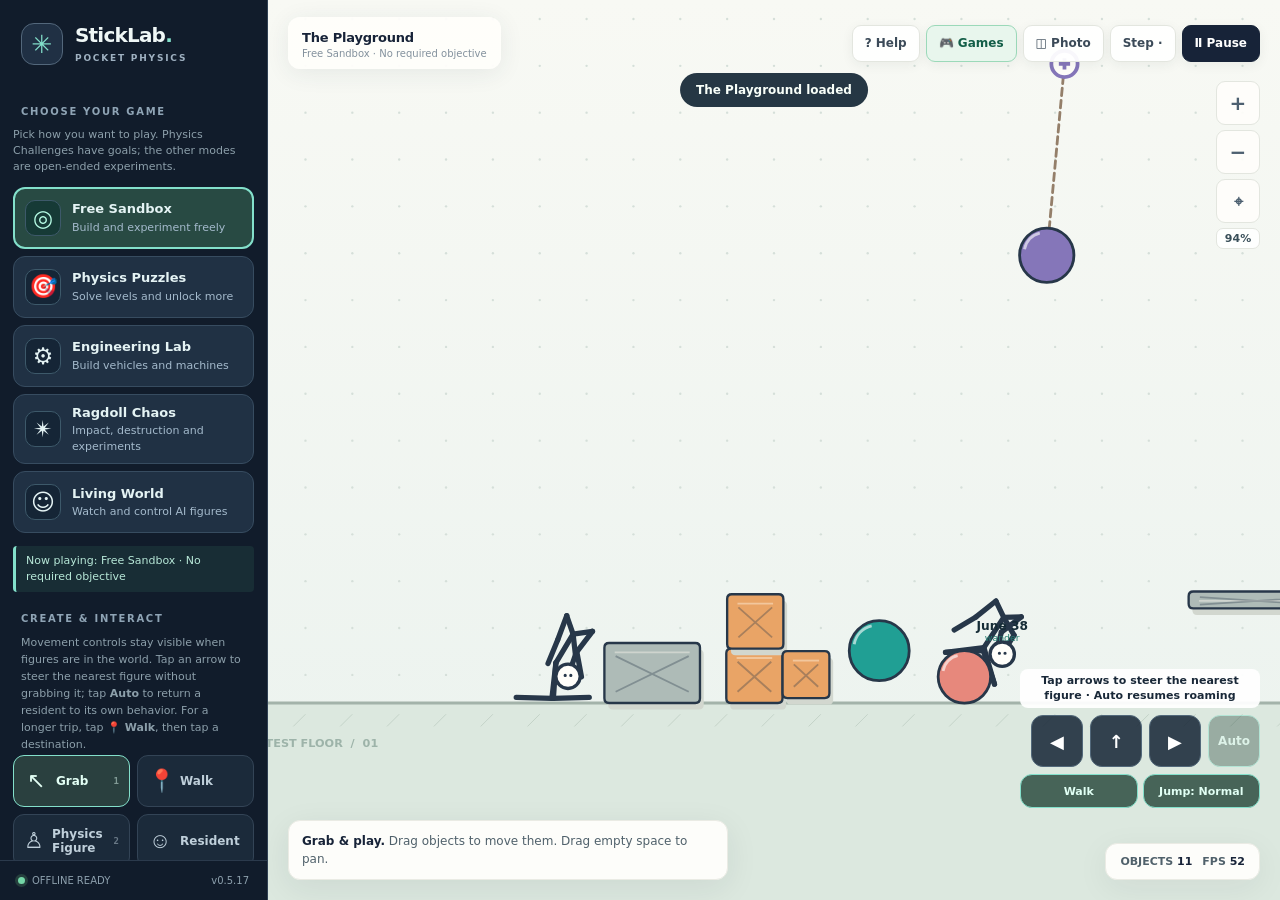
<file: src/index.html>
<!DOCTYPE html>
<html lang="en"><head><meta charset="utf-8"><meta name="viewport" content="width=device-width,initial-scale=1,viewport-fit=cover"><meta name="theme-color" content="#111c2b"><title>StickLab · Pocket Physics Sandbox</title><meta name="description" content="Offline-first tiny physics sandbox with stick-figure ragdolls. Works with mouse, keyboard and touch."><link rel="stylesheet" href="./style.css"><link rel="manifest" href="./manifest.webmanifest"><link rel="icon" type="image/svg+xml" href="./icon.svg"></head>
<body><div class="app">
<aside id="sidebar" class="side" aria-label="Sandbox tools"><header class="brand"><div class="brandmark" aria-hidden="true">✳</div><div><h1>StickLab<span style="color:#83e0cb">.</span></h1><small>POCKET PHYSICS</small></div></header><div class="side-scroll">
<div class="eyebrow" id="gameModeSection">Choose Your Game</div>
<p class="fineprint game-intro">Pick how you want to play. Physics Challenges have goals; the other modes are open-ended experiments.</p>
<div class="game-grid" role="group" aria-label="Choose a StickLab game mode">
<button type="button" class="game-card active" data-game="sandbox" aria-pressed="true"><span class="game-symbol">◎</span><span><b>Free Sandbox</b><small>Build and experiment freely</small></span></button>
<button type="button" class="game-card" data-game="puzzles" aria-pressed="false"><span class="game-symbol">🎯</span><span><b>Physics Puzzles</b><small>Solve levels and unlock more</small></span></button>
<button type="button" class="game-card" data-game="engineering" aria-pressed="false"><span class="game-symbol">⚙</span><span><b>Engineering Lab</b><small>Build vehicles and machines</small></span></button>
<button type="button" class="game-card" data-game="chaos" aria-pressed="false"><span class="game-symbol">✴</span><span><b>Ragdoll Chaos</b><small>Impact, destruction and experiments</small></span></button>
<button type="button" class="game-card" data-game="living" aria-pressed="false"><span class="game-symbol">☺</span><span><b>Living World</b><small>Watch and control AI figures</small></span></button>
</div>
<p id="gameModeStatus" class="game-mode-status" aria-live="polite">Now playing: Free Sandbox · No required objective</p>
<div class="eyebrow">Create &amp; interact</div><p class="fineprint">Movement controls stay visible when figures are in the world. Tap an arrow to steer the nearest figure without grabbing it; tap <b>Auto</b> to return a resident to its own behavior. For a longer trip, tap <b>📍 Walk</b>, then tap a destination.</p><div class="tool-grid" id="toolGrid">
<button class="tool active" data-tool="grab" aria-pressed="true"><span class="glyph">↖</span>Grab <kbd>1</kbd></button><button class="tool walk-tool" data-tool="goto" aria-pressed="false"><span class="glyph">📍</span>Walk</button><button class="tool" data-tool="figure" title="Physical stick figure that can be dragged, pushed, attached or walked"><span class="glyph">♙</span>Physics Figure <kbd>2</kbd></button><button class="tool" data-tool="living"><span class="glyph">☺</span>Resident</button>
<button class="tool" data-tool="box"><span class="glyph">▣</span>Box <kbd>3</kbd></button><button class="tool" data-tool="springpad" title="Fixed physical pad that launches anything landing on it"><span class="glyph">↟</span>Spring Pad</button><button class="tool" data-tool="ball"><span class="glyph">●</span>Ball <kbd>4</kbd></button>
<button class="tool" data-tool="anchor"><span class="glyph">⊕</span>Anchor <kbd>5</kbd></button><button class="tool" data-tool="rope"><span class="glyph">⌁</span>Rope <kbd>6</kbd></button>
<button class="tool" data-tool="spring"><span class="glyph">〽</span>Spring <kbd>7</kbd></button><button class="tool" data-tool="hinge"><span class="glyph">⚙</span>Hinge <kbd>9</kbd></button><button class="tool" data-tool="detach"><span class="glyph">✂</span>Detach</button><button class="tool" data-tool="wheel"><span class="glyph">◉</span>Wheel</button><button class="tool" data-tool="cart"><span class="glyph">▰</span>Motor Cart</button><button class="tool" data-tool="motor"><span class="glyph">⚡</span>Motor</button><button class="tool" data-tool="erase"><span class="glyph">⌫</span>Erase <kbd>8</kbd></button></div>
<div class="eyebrow">Living figures</div>
<label class="resident-toggle"><input type="checkbox" id="aiEnabled" checked> Enable autonomous inhabitants</label>
<p class="fineprint" id="residentStatus" aria-live="polite">Tap an arrow to steer the nearest figure, or use Auto to resume a resident's behavior.</p>
<label class="form-row" for="residentMode">Selected resident's behavior</label><select id="residentMode" aria-label="Resident behavior"><option value="wander">Explore and investigate</option><option value="help">Help · handle nearby objects</option><option value="rest">Rest / idle</option><option value="go">Walking to destination</option></select>
<div class="togglebar"><button class="smallbtn" id="applyResidentMode">Apply behavior</button><button class="smallbtn" id="goHere" type="button">📍 Walk to a point</button><button class="smallbtn" id="dropObject" type="button" disabled>↘ Drop held object</button><button class="smallbtn" id="unhookFigure" type="button">✂ Unhook figure</button><button class="smallbtn" id="releaseResident">Release control</button></div>
<p class="fineprint">Physics Figures are full ragdolls: drag, drop, collide, attach or unhook them. Residents walk automatically. Tap Walk, then tap a destination; a held Help object travels with the resident, and a second resident sharing the grip walks with it. Outside ropes are released and figure bones stay intact. Use Drop held object to release it; Help will ignore that object until the resident moves away or Help is reapplied. Strong pulls can break a grip. The AI toggle affects all figures and does not disable physics.</p>
<div class="eyebrow">Construction material</div><select id="material" aria-label="Select construction material"><option value="wood">Wood · breakable</option><option value="rubber">Rubber · resilient</option><option value="steel">Steel · strongest</option></select><div class="eyebrow" id="challengeSection">Optional Physics Challenges</div><p class="fineprint">Sandbox is always free to play. Choose a level when you want a physics goal; you can return to your sandbox afterward.</p><div class="scene-grid"><button class="scene-btn" data-level="0">01 · First Push</button><button class="scene-btn" data-level="1">02 · Bridge the Gap</button><button class="scene-btn" data-level="2">03 · Over the Wall</button><button class="scene-btn" data-level="3">04 · Double Gate</button></div><p class="fineprint" id="challengeStatus" aria-live="polite">Sandbox mode · No win condition</p><div class="togglebar"><button class="smallbtn" id="hintLevel">Hint</button><button class="smallbtn" id="restartLevel">Restart level</button><button class="smallbtn" id="nextLevel">Next level</button></div><div class="togglebar"><button class="smallbtn" id="freeSandbox">← Return to Free Sandbox</button></div><div class="eyebrow">Quick worlds</div><div class="scene-grid"><button class="scene-btn" data-scene="playground">Playground</button><button class="scene-btn" data-scene="tower">Tower</button><button class="scene-btn" data-scene="chaos">Chaos</button></div>
<div class="eyebrow">Simulation</div><div class="form-row"><label for="gravity">Gravity</label><strong id="gravNum">780</strong></div><input type="range" id="gravity" min="0" max="1600" step="20" value="780"><div class="form-row"><label for="speed">Time scale</label><strong id="speedNum">1.0×</strong></div><input type="range" id="speed" min="0.25" max="2" step="0.25" value="1"><div class="form-row"><label for="bouncy">Bounce</label><strong id="bounceNum">35%</strong></div><input type="range" id="bouncy" min="0" max="100" step="5" value="35">
<div class="eyebrow">Performance</div><select id="quality" aria-label="Performance profile"><option value="auto">Auto / adaptive</option><option value="eco">Eco / older devices</option><option value="standard">Standard</option><option value="high">High fidelity</option></select>
<div class="eyebrow">World management</div><div class="togglebar"><button class="smallbtn" id="snapshotMenu">Save picture</button></div><label class="form-row" for="saveSlot">Save slot</label><select id="saveSlot" aria-label="Choose world save slot"><option value="1">Slot 1 (v0.1/v0.2 compatible)</option><option value="2">Slot 2</option><option value="3">Slot 3</option></select><div class="togglebar"><button class="smallbtn" id="save">Save</button><button class="smallbtn" id="load">Load</button><button class="smallbtn" id="export">Export</button></div><div class="togglebar"><button class="smallbtn" id="import">Import</button><button class="smallbtn" id="undo">Undo</button><button class="smallbtn" id="reset">Clear</button></div><input type="file" class="hidden" id="fileInput" accept=".json,application/json">
<p class="fineprint">Tap to create. Build carts, motors, and breakable structures. Tap the movement arrows to steer the nearest figure without grabbing; Auto returns residents to their own behavior. Rope/spring/hinge: tap two objects. Detach: tap a connection or purple anchor to release it; Pin makes new fixed anchors anywhere. Residents explore, dodge hazards and help push or operate nearby objects. Walk assigns a longer destination. Drag the empty world to pan; pinch to zoom.</p>
</div><footer class="side-foot"><i class="dot"></i> OFFLINE READY <span style="margin-left:auto">v0.5.17</span></footer></aside>
<main class="stage" id="stage"><canvas id="canvas" aria-label="Interactive physics sandbox world"></canvas>
<div class="topbar"><div class="world-chip"><b id="worldTitle">The Playground</b><p id="subTitle">Everything is an experiment.</p></div><div class="top-actions"><button class="action iconbutton mobilemenu hidden" id="openMenu" aria-label="Open tools">☰</button><button class="action desktop" id="help">? Help</button><button class="action challenge-action" id="challengeAction" type="button" aria-label="Choose a game type">🎮 Games</button><button class="action desktop" id="snapshot" title="Save scene picture">◫ <span class="desktopword">Photo</span></button><button class="action" id="step" title="Advance one physics step">Step ·</button><button class="action main" id="pause">Ⅱ Pause</button></div></div>
<div class="mission-objective hidden" id="missionObjective" role="status" aria-live="polite"></div>
<div class="zoom" role="group" aria-label="Camera zoom and position"><button type="button" id="zoomIn" aria-label="Zoom in">+</button><button type="button" id="zoomOut" aria-label="Zoom out">−</button><button type="button" id="recenter" aria-label="Recenter camera" style="font-size:16px">⌖</button><span class="camera-feedback" id="cameraFeedback" aria-live="polite">100%</span></div>
<div id="notice" class="notice" role="status" aria-live="polite"></div>
<div class="status"><div class="hint" id="hint"><b>Grab &amp; play.</b> Drag objects, or choose a tool to create something.</div><div class="counter"><div>OBJECTS <span id="objectCount">0</span></div><div>FPS <span id="fps">60</span></div></div></div>
<div class="controlpad" id="controlpad" role="group" aria-label="Figure movement controls"><span class="control-label" id="controlHint" role="status">Tap an arrow to steer the nearest figure</span><button type="button" data-hold="left" aria-label="Move nearest figure left">◀</button><button type="button" data-hold="jump" aria-label="Jump nearest figure">↑</button><button type="button" data-hold="right" aria-label="Move nearest figure right">▶</button><button type="button" id="releaseControlMobile" aria-label="Auto: return resident to its own behavior" title="Auto · return the resident to autonomous behavior">Auto</button><div class="control-options"><button type="button" id="paceControl" aria-label="Change walking pace" title="Cycle walk, run and sprint">Walk</button><button type="button" id="jumpBoostControl" aria-label="Toggle stronger jump" title="Toggle stronger grounded jumps">Jump: Normal</button></div></div>
<div class="mobiletools" id="mobileTools"><button data-tool="grab" class="active"><em>↖</em>Grab</button><button data-tool="goto" aria-label="Walk to a point"><em>📍</em>Walk</button><button type="button" id="unhookMobile" aria-label="Unhook a stick figure from ropes" title="Free a figure from external ropes and hinges"><em>✂</em>Unhook</button><button data-tool="figure" aria-label="Add a physics stick figure" title="Place a physical stick figure"><em>♙</em>Physics</button><button data-tool="living"><em>☺</em>Resident</button><button data-tool="box"><em>▣</em>Box</button><button data-tool="springpad" title="Place a bounce pad"><em>↟</em>Spring Pad</button><button data-tool="ball"><em>●</em>Ball</button><button data-tool="anchor"><em>⊕</em>Pin</button><button data-tool="rope"><em>⌁</em>Rope</button><button data-tool="spring"><em>〽</em>Spring</button><button data-tool="hinge"><em>⚙</em>Hinge</button><button data-tool="detach"><em>✂</em>Detach</button><button data-tool="wheel"><em>◉</em>Wheel</button><button data-tool="cart"><em>▰</em>Cart</button><button data-tool="motor"><em>⚡</em>Motor</button><button data-tool="erase"><em>⌫</em>Erase</button></div>
<section id="puzzlePicker" class="puzzle-picker hidden" role="dialog" aria-modal="true" aria-hidden="true" aria-labelledby="puzzlePickerTitle">
<div class="puzzle-picker-panel">
<div class="puzzle-picker-top">
<div><p class="puzzle-eyebrow">PHYSICS CHALLENGES · OPTIONAL</p><h2 id="puzzlePickerTitle">Choose a physics level</h2><p>Get the blue ball into the green goal using anything you build. Each solved level unlocks the next.</p></div>
<button id="closePuzzlePicker" type="button" class="puzzle-picker-close" aria-label="Close level selector">×</button>
</div>
<div class="puzzle-picker-levels">
<button type="button" data-picker-level="0" class="puzzle-picker-level"><span class="level-marker">01</span><span><strong>First Push</strong><small>Move the ball across the floor.</small></span><b class="level-state">PLAY</b></button>
<button type="button" data-picker-level="1" class="puzzle-picker-level"><span class="level-marker">02</span><span><strong>Bridge the Gap</strong><small>Build a way off the raised platform.</small></span><b class="level-state">LOCKED</b></button>
<button type="button" data-picker-level="2" class="puzzle-picker-level"><span class="level-marker">03</span><span><strong>Over the Wall</strong><small>Find a solution beyond the wall.</small></span><b class="level-state">LOCKED</b></button>
<button type="button" data-picker-level="3" class="puzzle-picker-level"><span class="level-marker">04</span><span><strong>Double Gate</strong><small>Clear two fixed gates with one physical setup.</small></span><b class="level-state">LOCKED</b></button>
</div>
<p id="puzzlePickerStatus" role="status" aria-live="polite">Level 1 is ready. Finish it to unlock Level 2.</p>
<button id="backFromPuzzlePicker" type="button" class="puzzle-picker-back">← Back to Games</button>
</div>
</section><div id="modalWrap" class="modalwrap" role="presentation"><section class="modal" role="dialog" aria-modal="true" aria-labelledby="modalTitle"><button class="close" id="closeModal" aria-label="Close">×</button><h2 id="modalTitle">Welcome to StickLab</h2><p>Build a little world. Watch its physics. Then see what happens when you interfere.</p><ul><li><b>Grab:</b> drag figures, objects or empty space to pan.</li><li><b>Build:</b> place boxes, balls, anchors and articulated stick figures.</li><li><b>Connect:</b> tap two objects with Rope or Spring selected. Anchors make fixed suspension points.</li><li><b>Live:</b> place a Resident to explore, investigate, avoid hazards and help with experiments. Select one using Grab to take over, then Release to resume its decisions.</li><li><b>Play:</b> tap a stick figure in Grab mode; move with A/D or arrows, jump with W/↑/space. On touch, use the on-screen buttons.</li><li><b>Tools:</b> keys 1–8 switch tools. Scroll to zoom. Space pauses when no figure is being controlled.</li><li><b>Game Modes:</b> use the visible 🎮 Games button to choose Sandbox, Physics Puzzles, Engineering, Ragdoll Chaos or Living World. These are different starting worlds with the same physics tools.</li><li><b>Optional levels:</b> choose Physics Puzzles, then pick a level. Move the blue ball into the green goal, then return to your preserved sandbox whenever you like.</li><li><b>Keep it:</b> Save/Load use device storage; Export/Import transfer scenes between devices.</li></ul><div class="modalactions"><button id="startGame">Start experimenting</button><button class="secondary" id="helpClose">Close</button></div></section></div>
</main></div><script src="./core.js"></script><script src="./levels.js"></script><script src="./machines.js"></script><script src="./inhabitants.js"></script><script src="./locomotion.js"></script><script src="./game.js"></script><script>if((location.protocol==='https:'||location.hostname==='localhost')&&'serviceWorker' in navigator){navigator.serviceWorker.register('./sw.js').catch(function(){})}</script></body></html>
</file>
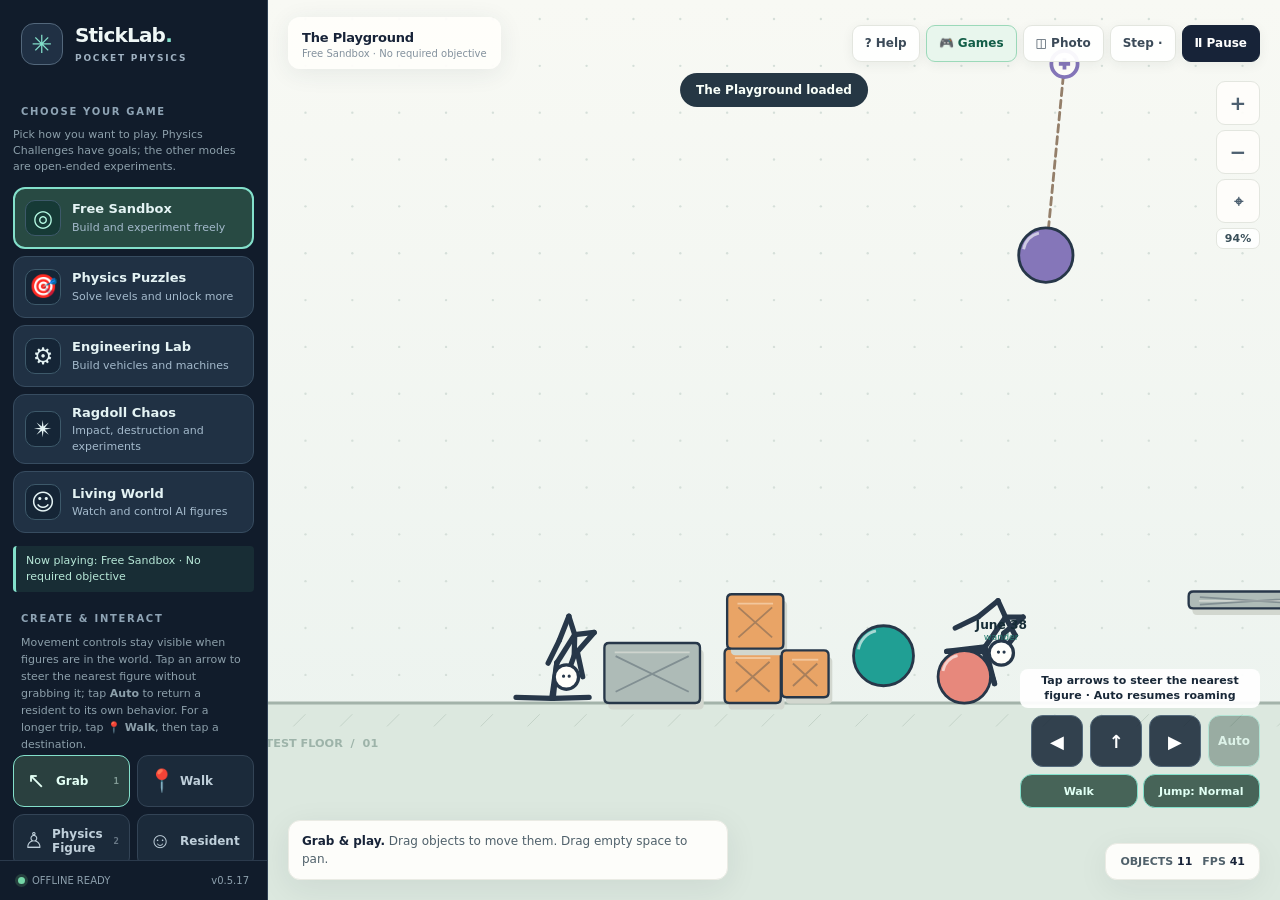
<file: StickLab-Offline.html>
<!DOCTYPE html>
<html lang="en"><head><meta charset="utf-8"><meta name="viewport" content="width=device-width,initial-scale=1,viewport-fit=cover"><meta name="theme-color" content="#111c2b"><title>StickLab · Pocket Physics Sandbox</title><meta name="description" content="Offline-first tiny physics sandbox with stick-figure ragdolls. Works with mouse, keyboard and touch."><style>:root{--ink:#172338;--muted:#708099;--side:#111c2b;--side2:#1b2a3c;--accent:#ffad65;--accent2:#83e0cb;--paper:#f4f5ef;--outline:#dfe4e6;--white:#fff;--danger:#ff7275}*{box-sizing:border-box}html,body{margin:0;height:100%;width:100%;overflow:hidden;font-family:system-ui,-apple-system,'Segoe UI',Roboto,Arial,sans-serif;background:var(--side);color:var(--ink)}button,input,select{font:inherit}button{cursor:pointer}button:focus-visible,input:focus-visible,select:focus-visible{outline:3px solid var(--accent);outline-offset:2px}button:disabled{opacity:.35;cursor:not-allowed}.app{display:grid;grid-template-columns:268px minmax(0,1fr);height:100%;height:100dvh}.side{background:var(--side);color:#eff7f6;display:flex;flex-direction:column;min-height:0;z-index:4;border-right:1px solid #304154}.brand{padding:23px 21px 17px;display:flex;align-items:center;gap:12px}.brandmark{width:42px;height:42px;border:1px solid #53677b;border-radius:13px;display:grid;place-items:center;background:#203044;color:var(--accent2);font-size:25px;font-weight:600}.brand h1{font-size:20px;line-height:1.1;letter-spacing:-.8px;margin:0}.brand small{color:#9fb1c1;letter-spacing:1.8px;font-size:9px;font-weight:800}.side-scroll{padding:3px 13px 16px;overflow:auto;min-height:0;scrollbar-width:thin;scrollbar-color:#435466 transparent}.eyebrow{text-transform:uppercase;font-size:10px;letter-spacing:1.7px;color:#8fa4b5;font-weight:800;margin:21px 8px 10px}.tool-grid{display:grid;grid-template-columns:repeat(2,minmax(0,1fr));gap:7px}.tool{display:flex;align-items:center;gap:8px;text-align:left;padding:12px 10px;border:1px solid #334456;color:#bfcfda;background:#1b2a3a;border-radius:11px;min-height:52px;transition:background .12s,border-color .12s;font-size:12px;font-weight:700}.tool:hover,.smallbtn:hover{background:#283c4d}.tool.active{background:#2a403f;border-color:var(--accent2);color:#e3fff5}.glyph{width:24px;font-size:22px;text-align:center;font-weight:500;font-family:Arial,sans-serif}.tool kbd{margin-left:auto;font-size:9px;opacity:.48}.scene-grid{display:grid;grid-template-columns:repeat(3,1fr);gap:6px}.scene-btn{color:#c9d8dc;background:#203044;border:1px solid #344556;border-radius:9px;padding:9px 0;font-weight:700;font-size:11px}.scene-btn:hover{border-color:var(--accent)}.form-row{display:flex;align-items:center;justify-content:space-between;gap:8px;margin:10px 8px 4px;color:#bfced7;font-size:12px}.form-row strong{font-size:12px;color:#fff;font-variant-numeric:tabular-nums}input[type=range]{width:calc(100% - 16px);margin:6px 8px 10px;accent-color:var(--accent2);height:10px;cursor:pointer}.mode-row{display:flex;margin:8px 7px;gap:6px}.mode{flex:1;background:#1b2a3a;color:#a5b8c6;border:1px solid #34485a;border-radius:9px;padding:9px;font-size:12px;font-weight:700}.mode.active{border-color:var(--accent);color:#fff;background:#363a3f}.fineprint{font-size:11px;line-height:1.55;color:#8c9faa;margin:9px 8px 2px}.side-foot{padding:14px 18px;border-top:1px solid #2b3a4c;color:#8da0ad;display:flex;align-items:center;gap:7px;font-size:10px}.dot{display:inline-block;width:7px;height:7px;background:#74d6a7;border-radius:50%;box-shadow:0 0 0 3px #253f3d}.stage{position:relative;min-width:0;min-height:0;overflow:hidden;background:var(--paper)}canvas{width:100%;height:100%;display:block;touch-action:none;cursor:crosshair}.topbar{position:absolute;top:17px;left:20px;right:20px;display:flex;align-items:center;gap:8px;pointer-events:none;z-index:2}.topbar>*{pointer-events:auto}.world-chip{border-radius:12px;background:#fffefbf0;box-shadow:0 4px 24px #263c4b15;padding:10px 14px;min-width:174px}.world-chip b{font-size:13px;letter-spacing:-.2px}.world-chip p{margin:2px 0 0;font-size:10px;color:#83919d}.top-actions{display:flex;gap:6px;margin-left:auto;flex-wrap:wrap;justify-content:flex-end}.action{border:1px solid #e3e6df;background:#fffffff0;color:#3b4a58;border-radius:9px;min-height:37px;padding:0 12px;font-size:12px;font-weight:750;box-shadow:0 3px 12px #1c2b3710}.action:hover{background:#f5fff9}.action.main{background:var(--ink);color:#fff;border-color:var(--ink)}.action.main:hover{background:#31445c}.action.danger:hover{color:#d53945}.iconbutton{font-size:16px;min-width:38px;padding:0 10px}.status{position:absolute;bottom:20px;left:20px;right:20px;display:flex;align-items:flex-end;gap:10px;pointer-events:none;z-index:2}.hint{background:#fffefcf2;border:1px solid #eaebe4;border-radius:12px;padding:11px 13px;max-width:440px;font-size:12px;line-height:1.5;color:#50616b;box-shadow:0 8px 32px #18273314}.hint b{color:var(--ink)}.counter{margin-left:auto;display:flex;gap:10px;background:#fffefcf0;border:1px solid #eaebe4;border-radius:12px;padding:11px 14px;white-space:nowrap;box-shadow:0 8px 32px #18273310;font-weight:800;font-size:11px;color:#50616b}.counter span{color:#172338}.zoom{position:absolute;right:20px;top:81px;display:flex;flex-direction:column;gap:5px;z-index:2}.zoom button{background:#fffefbe8;border:1px solid #e3e6df;border-radius:9px;color:#4d6070;width:36px;height:36px;font-weight:800;font-size:20px}.controlpad{position:absolute;bottom:92px;right:20px;display:none;gap:7px;z-index:2}.controlpad button{touch-action:none;user-select:none;width:48px;height:48px;background:#192838dd;border:1px solid #52687a;color:white;border-radius:12px;font-weight:900;font-size:18px}.controlpad button:active{background:#ffad65;color:#202c39}.mobiletools{display:none}.notice{position:absolute;left:50%;top:73px;transform:translateX(-50%);background:#1b2d3cf2;color:#f8fff9;padding:10px 16px;border-radius:999px;font-size:12px;font-weight:700;opacity:0;pointer-events:none;transition:opacity .16s;z-index:6;max-width:90%;text-align:center}.notice.show{opacity:1}.modalwrap{position:absolute;inset:0;background:#08172788;z-index:10;display:none;align-items:center;justify-content:center;padding:20px}.modalwrap.open{display:flex}.modal{background:white;border-radius:20px;padding:24px;width:min(520px,100%);box-shadow:0 16px 80px #0004}.modal h2{font-size:22px;margin:0 0 8px;letter-spacing:-.6px}.modal p,.modal li{color:#596b76;font-size:13px;line-height:1.6}.modal ul{padding-left:19px}.modal .close{float:right;border:0;background:#edf1ef;border-radius:7px;padding:5px 10px;font-size:17px}.modal .modalactions{display:flex;gap:9px;flex-wrap:wrap}.modal .modalactions button{background:#172338;color:#fff;border:0;padding:10px 15px;border-radius:9px}.modal .modalactions button.secondary{background:#edf2f1;color:#172338}.togglebar{display:flex;gap:8px;margin:14px 6px 2px}.smallbtn{padding:9px 11px;border:1px solid #34485a;background:#203044;color:#bed0d9;border-radius:9px;font-size:11px;flex:1;font-weight:700}select{background:#203044;border:1px solid #34485a;border-radius:8px;padding:9px;color:#fff;width:calc(100% - 16px);margin:5px 8px}.hidden{display:none!important}@media(max-width:900px){.app{grid-template-columns:218px minmax(0,1fr)}.brand{padding:19px 12px}.side-scroll{padding:0 8px 12px}.tool{padding:10px 7px;gap:5px}.topbar{top:12px;left:12px;right:12px}.world-chip{min-width:145px}.status{bottom:12px;left:12px;right:12px}.hint{font-size:11px}.action{padding:0 9px;font-size:11px}}@media(max-width:690px){.app{display:block}.side{position:absolute;left:0;top:0;bottom:0;width:min(300px,85vw);box-shadow:8px 0 30px #09182730;transform:translateX(-105%);transition:transform .16s;z-index:8}.side.open{transform:translateX(0)}.stage{height:100%;height:100dvh}.topbar{top:10px;left:9px;right:9px}.world-chip{padding:9px 11px;min-width:134px}.world-chip b{font-size:12px}.top-actions{gap:4px}.action{font-size:11px;min-height:35px;padding:0 9px}.action.desktop{display:none}.top-actions .mobilemenu{display:block}.zoom{top:78px;right:10px}.status{bottom:79px;left:10px;right:10px}.hint{max-width:270px;padding:9px 10px;font-size:11px}.counter{padding:8px 10px;gap:6px;font-size:10px}.mobiletools{position:absolute;bottom:0;left:0;right:0;display:flex;gap:5px;overflow-x:auto;padding:7px 8px calc(7px + env(safe-area-inset-bottom,0px));background:#142132f5;z-index:3;scrollbar-width:none}.mobiletools::-webkit-scrollbar{display:none}.mobiletools button{border:1px solid #35485b;background:#203246;color:#d6e5e9;border-radius:9px;padding:7px 11px;min-width:59px;display:flex;flex-direction:column;align-items:center;gap:2px;font-size:10px;font-weight:750}.mobiletools button.active{border-color:#83e0cb;color:#9ff2dc;background:#304840}.mobiletools button em{font-style:normal;font-size:18px}.controlpad{display:flex;bottom:174px;right:10px}.notice{top:60px}}@media(max-width:380px){.world-chip{min-width:117px}.topbar .world-chip p{font-size:9px}.counter{display:none}.hint{max-width:225px}}

/* Challenge controls and vehicle affordances. Low-end devices keep the same simple styling. */
.scene-btn:disabled{opacity:.43;cursor:not-allowed;filter:grayscale(1)}
.scene-btn[data-level].active{background:#daeee5;border-color:#209f94;color:#16594d}
#challengeStatus{min-height:2.5em;margin:8px 0;font-size:12px;line-height:1.45}
#nextLevel:disabled{opacity:.4;cursor:not-allowed}

/* Compact living-world controls scale down without decorative bitmaps. */
.resident-toggle{display:flex;align-items:center;gap:9px;font-size:12px;line-height:1.35;margin:12px 0;color:#b8ddd0}
.resident-toggle input{width:18px;height:18px;accent-color:#209f94;flex:none}
#residentStatus{min-height:3em}
#residentMode:disabled,#applyResidentMode:disabled,#releaseResident:disabled{opacity:.5;cursor:not-allowed}

/* Mobile interaction fixes: visible camera feedback and large, reachable tap targets. */
.zoom{z-index:5}
.zoom button{width:44px;height:44px;min-width:44px;min-height:44px;touch-action:manipulation;cursor:pointer}
.zoom button:active{background:#d9f5ec;color:#165447}
.camera-feedback{display:block;font-size:11px;text-align:center;color:#394f59;background:#fffffff2;border:1px solid #e3e6df;border-radius:7px;padding:3px 0;font-weight:750;pointer-events:none}
.controlpad{z-index:5;flex-wrap:wrap;justify-content:flex-end;max-width:220px}
.controlpad .control-label{flex-basis:100%;text-align:center;color:#192838;background:#ffffffef;border-radius:8px;padding:5px 7px;font-size:11px;font-weight:750;letter-spacing:.05px;line-height:1.3;pointer-events:none}
.controlpad button{min-width:52px;min-height:52px;cursor:pointer}

/* Responsive game chrome — layout follows both screen dimensions and touch input.
   The Canvas remains unobstructed and the full tool palette stays reachable. */
@media (max-width:690px), (max-width:1180px) and (pointer:coarse) {
  .app{display:block;min-height:0;width:100%;height:100%;height:100dvh}
  .side{position:absolute;left:0;top:0;bottom:0;width:min(300px,88vw);box-shadow:8px 0 30px #09182730;transform:translateX(-105%);transition:transform .16s;z-index:8}
  .side.open{transform:translateX(0)}
  .stage{height:100%;height:100dvh;min-width:0}
  .topbar{top:calc(8px + env(safe-area-inset-top,0px));left:calc(9px + env(safe-area-inset-left,0px));right:calc(9px + env(safe-area-inset-right,0px));display:grid;grid-template-columns:minmax(0,1fr);align-items:start;gap:7px;z-index:4}
  .world-chip{min-width:0;width:100%;max-width:none;padding:8px 11px}
  .world-chip b{display:block;white-space:nowrap;overflow:hidden;text-overflow:ellipsis;font-size:12px}
  .world-chip p{white-space:nowrap;overflow:hidden;text-overflow:ellipsis}
  .top-actions{margin:0;width:100%;display:grid;grid-template-columns:repeat(4,minmax(0,1fr));align-items:stretch;gap:5px;flex-wrap:nowrap}
  .action{min-height:44px;min-width:0;height:44px;padding:0 4px;font-size:11px;white-space:nowrap;overflow:hidden;text-overflow:ellipsis}
  .action.desktop{display:none}
  .top-actions .mobilemenu{display:block}
  .zoom{top:calc(139px + env(safe-area-inset-top,0px));right:calc(10px + env(safe-area-inset-right,0px));left:auto;z-index:5}
  .status{bottom:calc(80px + env(safe-area-inset-bottom,0px));left:calc(10px + env(safe-area-inset-left,0px));right:calc(10px + env(safe-area-inset-right,0px))}
  .hint{max-width:min(60vw,270px);padding:9px 10px;font-size:11px}
  .counter{padding:8px 10px;gap:6px;font-size:10px}
  .controlpad{display:flex;bottom:calc(154px + env(safe-area-inset-bottom,0px));right:calc(10px + env(safe-area-inset-right,0px));z-index:5}
  .mobiletools{position:absolute;bottom:0;left:0;right:0;display:flex;gap:5px;overflow-x:auto;padding:7px calc(8px + env(safe-area-inset-right,0px)) calc(7px + env(safe-area-inset-bottom,0px)) calc(8px + env(safe-area-inset-left,0px));background:#142132f5;z-index:3;scrollbar-width:none}
  .mobiletools::-webkit-scrollbar{display:none}
  .mobiletools button{border:1px solid #35485b;background:#203246;color:#d6e5e9;border-radius:9px;padding:7px 11px;min-width:59px;min-height:50px;display:flex;flex-direction:column;align-items:center;gap:2px;font-size:10px;font-weight:750}
  .mobiletools button.active{border-color:#83e0cb;color:#9ff2dc;background:#304840}
  .mobiletools button em{font-style:normal;font-size:18px}
  .notice{top:calc(125px + env(safe-area-inset-top,0px));max-width:75%;font-size:11px}
}
/* A very short portrait uses a horizontal camera row to clear the D-pad. */
@media (max-width:690px) and (max-height:620px) and (orientation:portrait) {
  .zoom{top:calc(137px + env(safe-area-inset-top,0px));left:calc(10px + env(safe-area-inset-left,0px));right:auto;flex-direction:row;align-items:center}
  .camera-feedback{min-width:47px;padding:10px 4px}
  .status .counter{display:none}
}
/* Horizontal touch tablets have room for one toolbar line and an unobscured stage. */
@media (min-width:691px) and (min-height:561px) and (max-width:1180px) and (pointer:coarse) {
  .topbar{display:flex;align-items:center;gap:8px}
  .world-chip{width:auto;flex:0 1 190px}
  .top-actions{display:flex;width:auto;flex:0 0 auto;margin-left:auto;gap:6px}
  .action{min-width:44px;padding:0 10px}
  .zoom{top:calc(78px + env(safe-area-inset-top,0px))}
  .notice{top:calc(75px + env(safe-area-inset-top,0px))}
}
/* Short, rotated screens: action row, camera row, then gameplay with movement pad.
   HUD statistics are hidden, but still available in the tools/settings drawer. */
@media (max-height:560px) and (orientation:landscape) and (pointer:coarse),
       (max-width:690px) and (max-height:560px) and (orientation:landscape) {
  .topbar{top:calc(7px + env(safe-area-inset-top,0px));left:calc(8px + env(safe-area-inset-left,0px));right:calc(8px + env(safe-area-inset-right,0px));display:grid;grid-template-columns:minmax(92px,28%) minmax(0,1fr);gap:7px;align-items:center}
  .world-chip{height:44px;min-width:0;width:100%;padding:6px 8px;overflow:hidden}
  .world-chip b{font-size:11px}
  .world-chip p{font-size:9px;margin-top:0}
  .top-actions{display:grid;grid-template-columns:repeat(4,minmax(0,1fr));gap:4px;width:100%;margin:0}
  .action{min-width:0;min-height:44px;height:44px;padding:0 3px;font-size:clamp(10px,1.6vw,12px)}
  .zoom{top:calc(65px + env(safe-area-inset-top,0px));left:calc(8px + env(safe-area-inset-left,0px));right:auto;flex-direction:row;align-items:center;gap:5px}
  .zoom button{width:40px;height:40px;min-width:40px;min-height:40px}
  .camera-feedback{min-width:43px;padding:9px 3px}
  .controlpad{bottom:calc(72px + env(safe-area-inset-bottom,0px));right:calc(8px + env(safe-area-inset-right,0px));max-width:202px;gap:5px}
  .controlpad button{min-width:46px;width:46px;min-height:46px;height:46px}
  .controlpad .control-label{padding:3px 5px;font-size:10px}
  .status{display:none}
  .notice{top:calc(58px + env(safe-area-inset-top,0px));left:61%;max-width:40%}
  .mobiletools button{min-height:46px}
}
/* Tiny views: retain touch targets and remove nonessential button words. */
@media (max-width:380px) {
  .top-actions #snapshot .desktopword{display:none}
  .topbar .world-chip p{font-size:10px}
  .hint{max-width:190px}
}

/* Optional levels are discoverable without obstructing sandbox play. */
.challenge-action{background:#e8f6ed;color:#135e48;border-color:#9bd9b9;font-weight:850}
.challenge-action:hover,.challenge-action:focus-visible{background:#d9f4e6}
.mission-objective{position:absolute;top:78px;left:20px;max-width:min(410px,calc(100% - 125px));z-index:3;background:#e9fff0f4;border:1px solid #93d6b1;color:#174b35;box-shadow:0 5px 20px #1b392016;border-radius:11px;padding:10px 13px;font-size:12px;font-weight:700;line-height:1.4;pointer-events:none}
.hint-tool{display:block;color:#526675;font-size:11px;margin-top:5px;font-weight:400}
#challengeSection{scroll-margin-block:22px}
@media (max-width:1050px) and (min-width:691px){
 .top-actions #snapshot{display:none}
 .topbar{gap:6px}
 .topbar .world-chip{min-width:0;flex-shrink:1}
}
@media (max-width:690px),(max-width:1180px) and (pointer:coarse){
 .mission-objective{top:calc(140px + env(safe-area-inset-top,0px));left:calc(10px + env(safe-area-inset-left,0px));max-width:calc(100% - 85px);font-size:11px;padding:8px 10px}
 .top-actions .challenge-action{padding:0 3px;font-size:11px}
}
@media (max-height:620px) and (pointer:coarse),(max-height:620px) and (max-width:690px){
 .mission-objective{display:none}
}

/* Keep direct movement discoverable even before a figure has been selected. */
.controlpad{display:flex;max-width:240px}
.controlpad #releaseControlMobile{min-width:52px;font-size:12px;background:#315044dd;border-color:#83e0cb;color:#dffff4}
.controlpad #releaseControlMobile:disabled{opacity:.45}
@media (max-height:560px) and (orientation:landscape) and (pointer:coarse),
       (max-width:690px) and (max-height:560px) and (orientation:landscape){
 .controlpad{max-width:202px}
}

/* Real game-type selection: readable in the narrow Android drawer and on desktop. */
#gameModeSection{scroll-margin-top:10px}
.game-intro{margin:7px 0 12px;line-height:1.45}
.game-grid{display:grid;grid-template-columns:1fr;gap:7px;margin:9px 0 13px}
.game-card{width:100%;min-height:62px;display:flex;align-items:center;gap:11px;padding:9px 11px;text-align:left;background:#203144;color:#e4f3f4;border:1px solid #374c60;border-radius:12px;cursor:pointer;touch-action:manipulation;transition:background .1s,border-color .1s}
.game-card .game-symbol{width:36px;min-width:36px;height:36px;display:flex;align-items:center;justify-content:center;font-size:23px;background:#152536;border:1px solid #3d596a;border-radius:10px}
.game-card b{display:block;font-size:13px;line-height:1.35}
.game-card small{display:block;font-size:11px;color:#a4bacc;line-height:1.4;margin-top:2px}
.game-card.active,.game-card[aria-pressed="true"]{background:#284a43;border:2px solid #83e0cb;padding:8px 10px}
.game-card.active .game-symbol{background:#163a36;color:#b5fbe4}
.game-card:focus-visible{outline:3px solid #ffad65;outline-offset:2px}
.game-mode-status{font-size:11px;color:#b7e8d8;line-height:1.45;border-left:3px solid #83e0cb;padding:7px 10px;margin:0 0 17px;background:#182d35;border-radius:4px}
@media (max-width:690px),(max-width:1180px) and (pointer:coarse) {
 .top-actions .challenge-action{font-size:11px;white-space:nowrap;min-width:0}
 .game-card{min-height:64px}
}

/* Dedicated Physics Puzzle chooser: independent of sidebar scroll position. */
.puzzle-picker{position:fixed;inset:0;z-index:40;display:flex;justify-content:center;align-items:center;background:#0b182acb;padding:calc(12px + env(safe-area-inset-top,0px)) calc(12px + env(safe-area-inset-right,0px)) calc(12px + env(safe-area-inset-bottom,0px)) calc(12px + env(safe-area-inset-left,0px))}
.puzzle-picker-panel{width:min(520px,100%);max-height:100%;overflow-y:auto;overscroll-behavior:contain;border-radius:18px;padding:clamp(16px,4vw,26px);background:#f8faf8;box-shadow:0 22px 80px #04132475;color:#18283a}
.puzzle-picker-top{display:flex;align-items:flex-start;justify-content:space-between;gap:12px}
.puzzle-picker-top h2{margin:0;font-size:clamp(19px,4vw,26px);line-height:1.15}
.puzzle-picker-top p{font-size:13px;color:#526777;line-height:1.45;margin:7px 0 14px}
.puzzle-picker-top .puzzle-eyebrow{font-size:10px;color:#197d67;font-weight:850;letter-spacing:1.3px;margin:0 0 6px}
.puzzle-picker-close{flex:0 0 44px;width:44px;height:44px;border-radius:11px;background:#e9efed;border:1px solid #d5e1da;color:#233b47;font-size:26px}
.puzzle-picker-levels{display:grid;gap:9px}
.puzzle-picker-level{width:100%;min-height:75px;display:flex;gap:12px;align-items:center;text-align:left;padding:12px;border:2px solid #b0d9c9;border-radius:12px;background:#effbf3;color:#172e36;cursor:pointer;touch-action:manipulation}
.puzzle-picker-level:focus-visible{outline:3px solid #ffac5a;outline-offset:2px}
.puzzle-picker-level .level-marker{display:grid;place-items:center;width:42px;height:42px;flex:0 0 42px;border-radius:11px;background:#c8efe1;color:#19624c;font-size:17px;font-weight:850}
.puzzle-picker-level>span:nth-child(2){flex:1;min-width:0}
.puzzle-picker-level strong{display:block;font-size:15px}
.puzzle-picker-level small{display:block;font-size:12px;line-height:1.4;color:#586e74;margin-top:3px}
.puzzle-picker-level .level-state{font-size:11px;letter-spacing:.3px;color:#157654;white-space:nowrap}
.puzzle-picker-level[disabled]{cursor:not-allowed;border-color:#e1e7e6;background:#f1f3f3;opacity:.76}
.puzzle-picker-level[disabled] .level-marker{background:#dfe5e4;color:#617479}
.puzzle-picker-level[disabled] .level-state{color:#758486}
#puzzlePickerStatus{font-size:12px;color:#49635a;margin:12px 0;line-height:1.5}
.puzzle-picker-back{width:100%;min-height:44px;border-radius:10px;border:1px solid #d2ded9;background:white;color:#38525b;font-size:13px;font-weight:750}
@media (max-height:480px) and (orientation:landscape){
 .puzzle-picker{align-items:stretch;padding:6px calc(8px + env(safe-area-inset-right,0px)) 6px calc(8px + env(safe-area-inset-left,0px))}
 .puzzle-picker-panel{width:min(680px,100%);padding:10px 16px}
 .puzzle-picker-top p{margin:3px 0 7px}
 .puzzle-picker-levels{grid-template-columns:repeat(3,minmax(0,1fr));gap:6px}
 .puzzle-picker-level{min-height:66px;padding:7px;gap:5px;flex-wrap:wrap}
 .puzzle-picker-level .level-marker{width:28px;height:28px;flex:0 0 28px;font-size:11px}
 .puzzle-picker-level strong{font-size:12px}
 .puzzle-picker-level small{font-size:10px}
 .puzzle-picker-level .level-state{font-size:10px}
 #puzzlePickerStatus{margin:7px 0}
}

/* A sidebar animating out must never intercept a quick destination tap. */
@media (max-width:690px), (max-width:1180px) and (pointer:coarse) {
 .side:not(.open){pointer-events:none}
 .side.open{pointer-events:auto}
}

/* Pace and jump options in the persistent figure controller. */
.controlpad .control-options{display:flex;flex-basis:100%;gap:5px}
.controlpad .control-options button{flex:1;width:auto;min-width:0;height:34px;min-height:34px;padding:0 5px;font-size:11px;background:#315044dd;border-color:#83e0cb;color:#e1fff4;white-space:nowrap}
.controlpad .control-options button[aria-pressed="true"]{background:#176c5a}
@media (max-height:560px) and (orientation:landscape) and (pointer:coarse),
       (max-width:690px) and (max-height:560px) and (orientation:landscape) {
  .controlpad{bottom:calc(80px + env(safe-area-inset-bottom,0px))}
  .controlpad #releaseControlMobile{min-width:44px;width:44px;height:46px}
}
</style></head>
<body><div class="app">
<aside id="sidebar" class="side" aria-label="Sandbox tools"><header class="brand"><div class="brandmark" aria-hidden="true">✳</div><div><h1>StickLab<span style="color:#83e0cb">.</span></h1><small>POCKET PHYSICS</small></div></header><div class="side-scroll">
<div class="eyebrow" id="gameModeSection">Choose Your Game</div>
<p class="fineprint game-intro">Pick how you want to play. Physics Challenges have goals; the other modes are open-ended experiments.</p>
<div class="game-grid" role="group" aria-label="Choose a StickLab game mode">
<button type="button" class="game-card active" data-game="sandbox" aria-pressed="true"><span class="game-symbol">◎</span><span><b>Free Sandbox</b><small>Build and experiment freely</small></span></button>
<button type="button" class="game-card" data-game="puzzles" aria-pressed="false"><span class="game-symbol">🎯</span><span><b>Physics Puzzles</b><small>Solve levels and unlock more</small></span></button>
<button type="button" class="game-card" data-game="engineering" aria-pressed="false"><span class="game-symbol">⚙</span><span><b>Engineering Lab</b><small>Build vehicles and machines</small></span></button>
<button type="button" class="game-card" data-game="chaos" aria-pressed="false"><span class="game-symbol">✴</span><span><b>Ragdoll Chaos</b><small>Impact, destruction and experiments</small></span></button>
<button type="button" class="game-card" data-game="living" aria-pressed="false"><span class="game-symbol">☺</span><span><b>Living World</b><small>Watch and control AI figures</small></span></button>
</div>
<p id="gameModeStatus" class="game-mode-status" aria-live="polite">Now playing: Free Sandbox · No required objective</p>
<div class="eyebrow">Create &amp; interact</div><p class="fineprint">Movement controls stay visible when figures are in the world. Tap an arrow to steer the nearest figure without grabbing it; tap <b>Auto</b> to return a resident to its own behavior. For a longer trip, tap <b>📍 Walk</b>, then tap a destination.</p><div class="tool-grid" id="toolGrid">
<button class="tool active" data-tool="grab" aria-pressed="true"><span class="glyph">↖</span>Grab <kbd>1</kbd></button><button class="tool walk-tool" data-tool="goto" aria-pressed="false"><span class="glyph">📍</span>Walk</button><button class="tool" data-tool="figure" title="Physical stick figure that can be dragged, pushed, attached or walked"><span class="glyph">♙</span>Physics Figure <kbd>2</kbd></button><button class="tool" data-tool="living"><span class="glyph">☺</span>Resident</button>
<button class="tool" data-tool="box"><span class="glyph">▣</span>Box <kbd>3</kbd></button><button class="tool" data-tool="springpad" title="Fixed physical pad that launches anything landing on it"><span class="glyph">↟</span>Spring Pad</button><button class="tool" data-tool="ball"><span class="glyph">●</span>Ball <kbd>4</kbd></button>
<button class="tool" data-tool="anchor"><span class="glyph">⊕</span>Anchor <kbd>5</kbd></button><button class="tool" data-tool="rope"><span class="glyph">⌁</span>Rope <kbd>6</kbd></button>
<button class="tool" data-tool="spring"><span class="glyph">〽</span>Spring <kbd>7</kbd></button><button class="tool" data-tool="hinge"><span class="glyph">⚙</span>Hinge <kbd>9</kbd></button><button class="tool" data-tool="detach"><span class="glyph">✂</span>Detach</button><button class="tool" data-tool="wheel"><span class="glyph">◉</span>Wheel</button><button class="tool" data-tool="cart"><span class="glyph">▰</span>Motor Cart</button><button class="tool" data-tool="motor"><span class="glyph">⚡</span>Motor</button><button class="tool" data-tool="erase"><span class="glyph">⌫</span>Erase <kbd>8</kbd></button></div>
<div class="eyebrow">Living figures</div>
<label class="resident-toggle"><input type="checkbox" id="aiEnabled" checked> Enable autonomous inhabitants</label>
<p class="fineprint" id="residentStatus" aria-live="polite">Tap an arrow to steer the nearest figure, or use Auto to resume a resident's behavior.</p>
<label class="form-row" for="residentMode">Selected resident's behavior</label><select id="residentMode" aria-label="Resident behavior"><option value="wander">Explore and investigate</option><option value="help">Help · handle nearby objects</option><option value="rest">Rest / idle</option><option value="go">Walking to destination</option></select>
<div class="togglebar"><button class="smallbtn" id="applyResidentMode">Apply behavior</button><button class="smallbtn" id="goHere" type="button">📍 Walk to a point</button><button class="smallbtn" id="dropObject" type="button" disabled>↘ Drop held object</button><button class="smallbtn" id="unhookFigure" type="button">✂ Unhook figure</button><button class="smallbtn" id="releaseResident">Release control</button></div>
<p class="fineprint">Physics Figures are full ragdolls: drag, drop, collide, attach or unhook them. Residents walk automatically. Tap Walk, then tap a destination; a held Help object travels with the resident, and a second resident sharing the grip walks with it. Outside ropes are released and figure bones stay intact. Use Drop held object to release it; Help will ignore that object until the resident moves away or Help is reapplied. Strong pulls can break a grip. The AI toggle affects all figures and does not disable physics.</p>
<div class="eyebrow">Construction material</div><select id="material" aria-label="Select construction material"><option value="wood">Wood · breakable</option><option value="rubber">Rubber · resilient</option><option value="steel">Steel · strongest</option></select><div class="eyebrow" id="challengeSection">Optional Physics Challenges</div><p class="fineprint">Sandbox is always free to play. Choose a level when you want a physics goal; you can return to your sandbox afterward.</p><div class="scene-grid"><button class="scene-btn" data-level="0">01 · First Push</button><button class="scene-btn" data-level="1">02 · Bridge the Gap</button><button class="scene-btn" data-level="2">03 · Over the Wall</button><button class="scene-btn" data-level="3">04 · Double Gate</button></div><p class="fineprint" id="challengeStatus" aria-live="polite">Sandbox mode · No win condition</p><div class="togglebar"><button class="smallbtn" id="hintLevel">Hint</button><button class="smallbtn" id="restartLevel">Restart level</button><button class="smallbtn" id="nextLevel">Next level</button></div><div class="togglebar"><button class="smallbtn" id="freeSandbox">← Return to Free Sandbox</button></div><div class="eyebrow">Quick worlds</div><div class="scene-grid"><button class="scene-btn" data-scene="playground">Playground</button><button class="scene-btn" data-scene="tower">Tower</button><button class="scene-btn" data-scene="chaos">Chaos</button></div>
<div class="eyebrow">Simulation</div><div class="form-row"><label for="gravity">Gravity</label><strong id="gravNum">780</strong></div><input type="range" id="gravity" min="0" max="1600" step="20" value="780"><div class="form-row"><label for="speed">Time scale</label><strong id="speedNum">1.0×</strong></div><input type="range" id="speed" min="0.25" max="2" step="0.25" value="1"><div class="form-row"><label for="bouncy">Bounce</label><strong id="bounceNum">35%</strong></div><input type="range" id="bouncy" min="0" max="100" step="5" value="35">
<div class="eyebrow">Performance</div><select id="quality" aria-label="Performance profile"><option value="auto">Auto / adaptive</option><option value="eco">Eco / older devices</option><option value="standard">Standard</option><option value="high">High fidelity</option></select>
<div class="eyebrow">World management</div><div class="togglebar"><button class="smallbtn" id="snapshotMenu">Save picture</button></div><label class="form-row" for="saveSlot">Save slot</label><select id="saveSlot" aria-label="Choose world save slot"><option value="1">Slot 1 (v0.1/v0.2 compatible)</option><option value="2">Slot 2</option><option value="3">Slot 3</option></select><div class="togglebar"><button class="smallbtn" id="save">Save</button><button class="smallbtn" id="load">Load</button><button class="smallbtn" id="export">Export</button></div><div class="togglebar"><button class="smallbtn" id="import">Import</button><button class="smallbtn" id="undo">Undo</button><button class="smallbtn" id="reset">Clear</button></div><input type="file" class="hidden" id="fileInput" accept=".json,application/json">
<p class="fineprint">Tap to create. Build carts, motors, and breakable structures. Tap the movement arrows to steer the nearest figure without grabbing; Auto returns residents to their own behavior. Rope/spring/hinge: tap two objects. Detach: tap a connection or purple anchor to release it; Pin makes new fixed anchors anywhere. Residents explore, dodge hazards and help push or operate nearby objects. Walk assigns a longer destination. Drag the empty world to pan; pinch to zoom.</p>
</div><footer class="side-foot"><i class="dot"></i> OFFLINE READY <span style="margin-left:auto">v0.5.17</span></footer></aside>
<main class="stage" id="stage"><canvas id="canvas" aria-label="Interactive physics sandbox world"></canvas>
<div class="topbar"><div class="world-chip"><b id="worldTitle">The Playground</b><p id="subTitle">Everything is an experiment.</p></div><div class="top-actions"><button class="action iconbutton mobilemenu hidden" id="openMenu" aria-label="Open tools">☰</button><button class="action desktop" id="help">? Help</button><button class="action challenge-action" id="challengeAction" type="button" aria-label="Choose a game type">🎮 Games</button><button class="action desktop" id="snapshot" title="Save scene picture">◫ <span class="desktopword">Photo</span></button><button class="action" id="step" title="Advance one physics step">Step ·</button><button class="action main" id="pause">Ⅱ Pause</button></div></div>
<div class="mission-objective hidden" id="missionObjective" role="status" aria-live="polite"></div>
<div class="zoom" role="group" aria-label="Camera zoom and position"><button type="button" id="zoomIn" aria-label="Zoom in">+</button><button type="button" id="zoomOut" aria-label="Zoom out">−</button><button type="button" id="recenter" aria-label="Recenter camera" style="font-size:16px">⌖</button><span class="camera-feedback" id="cameraFeedback" aria-live="polite">100%</span></div>
<div id="notice" class="notice" role="status" aria-live="polite"></div>
<div class="status"><div class="hint" id="hint"><b>Grab &amp; play.</b> Drag objects, or choose a tool to create something.</div><div class="counter"><div>OBJECTS <span id="objectCount">0</span></div><div>FPS <span id="fps">60</span></div></div></div>
<div class="controlpad" id="controlpad" role="group" aria-label="Figure movement controls"><span class="control-label" id="controlHint" role="status">Tap an arrow to steer the nearest figure</span><button type="button" data-hold="left" aria-label="Move nearest figure left">◀</button><button type="button" data-hold="jump" aria-label="Jump nearest figure">↑</button><button type="button" data-hold="right" aria-label="Move nearest figure right">▶</button><button type="button" id="releaseControlMobile" aria-label="Auto: return resident to its own behavior" title="Auto · return the resident to autonomous behavior">Auto</button><div class="control-options"><button type="button" id="paceControl" aria-label="Change walking pace" title="Cycle walk, run and sprint">Walk</button><button type="button" id="jumpBoostControl" aria-label="Toggle stronger jump" title="Toggle stronger grounded jumps">Jump: Normal</button></div></div>
<div class="mobiletools" id="mobileTools"><button data-tool="grab" class="active"><em>↖</em>Grab</button><button data-tool="goto" aria-label="Walk to a point"><em>📍</em>Walk</button><button type="button" id="unhookMobile" aria-label="Unhook a stick figure from ropes" title="Free a figure from external ropes and hinges"><em>✂</em>Unhook</button><button data-tool="figure" aria-label="Add a physics stick figure" title="Place a physical stick figure"><em>♙</em>Physics</button><button data-tool="living"><em>☺</em>Resident</button><button data-tool="box"><em>▣</em>Box</button><button data-tool="springpad" title="Place a bounce pad"><em>↟</em>Spring Pad</button><button data-tool="ball"><em>●</em>Ball</button><button data-tool="anchor"><em>⊕</em>Pin</button><button data-tool="rope"><em>⌁</em>Rope</button><button data-tool="spring"><em>〽</em>Spring</button><button data-tool="hinge"><em>⚙</em>Hinge</button><button data-tool="detach"><em>✂</em>Detach</button><button data-tool="wheel"><em>◉</em>Wheel</button><button data-tool="cart"><em>▰</em>Cart</button><button data-tool="motor"><em>⚡</em>Motor</button><button data-tool="erase"><em>⌫</em>Erase</button></div>
<section id="puzzlePicker" class="puzzle-picker hidden" role="dialog" aria-modal="true" aria-hidden="true" aria-labelledby="puzzlePickerTitle">
<div class="puzzle-picker-panel">
<div class="puzzle-picker-top">
<div><p class="puzzle-eyebrow">PHYSICS CHALLENGES · OPTIONAL</p><h2 id="puzzlePickerTitle">Choose a physics level</h2><p>Get the blue ball into the green goal using anything you build. Each solved level unlocks the next.</p></div>
<button id="closePuzzlePicker" type="button" class="puzzle-picker-close" aria-label="Close level selector">×</button>
</div>
<div class="puzzle-picker-levels">
<button type="button" data-picker-level="0" class="puzzle-picker-level"><span class="level-marker">01</span><span><strong>First Push</strong><small>Move the ball across the floor.</small></span><b class="level-state">PLAY</b></button>
<button type="button" data-picker-level="1" class="puzzle-picker-level"><span class="level-marker">02</span><span><strong>Bridge the Gap</strong><small>Build a way off the raised platform.</small></span><b class="level-state">LOCKED</b></button>
<button type="button" data-picker-level="2" class="puzzle-picker-level"><span class="level-marker">03</span><span><strong>Over the Wall</strong><small>Find a solution beyond the wall.</small></span><b class="level-state">LOCKED</b></button>
<button type="button" data-picker-level="3" class="puzzle-picker-level"><span class="level-marker">04</span><span><strong>Double Gate</strong><small>Clear two fixed gates with one physical setup.</small></span><b class="level-state">LOCKED</b></button>
</div>
<p id="puzzlePickerStatus" role="status" aria-live="polite">Level 1 is ready. Finish it to unlock Level 2.</p>
<button id="backFromPuzzlePicker" type="button" class="puzzle-picker-back">← Back to Games</button>
</div>
</section><div id="modalWrap" class="modalwrap" role="presentation"><section class="modal" role="dialog" aria-modal="true" aria-labelledby="modalTitle"><button class="close" id="closeModal" aria-label="Close">×</button><h2 id="modalTitle">Welcome to StickLab</h2><p>Build a little world. Watch its physics. Then see what happens when you interfere.</p><ul><li><b>Grab:</b> drag figures, objects or empty space to pan.</li><li><b>Build:</b> place boxes, balls, anchors and articulated stick figures.</li><li><b>Connect:</b> tap two objects with Rope or Spring selected. Anchors make fixed suspension points.</li><li><b>Live:</b> place a Resident to explore, investigate, avoid hazards and help with experiments. Select one using Grab to take over, then Release to resume its decisions.</li><li><b>Play:</b> tap a stick figure in Grab mode; move with A/D or arrows, jump with W/↑/space. On touch, use the on-screen buttons.</li><li><b>Tools:</b> keys 1–8 switch tools. Scroll to zoom. Space pauses when no figure is being controlled.</li><li><b>Game Modes:</b> use the visible 🎮 Games button to choose Sandbox, Physics Puzzles, Engineering, Ragdoll Chaos or Living World. These are different starting worlds with the same physics tools.</li><li><b>Optional levels:</b> choose Physics Puzzles, then pick a level. Move the blue ball into the green goal, then return to your preserved sandbox whenever you like.</li><li><b>Keep it:</b> Save/Load use device storage; Export/Import transfer scenes between devices.</li></ul><div class="modalactions"><button id="startGame">Start experimenting</button><button class="secondary" id="helpClose">Close</button></div></section></div>
</main></div><script>/* StickLab v0.2 simulation utilities — dependency-free UMD for browsers and tests. */
(function(root){'use strict';
function finite(n){return typeof n==='number'&&isFinite(n)}
function integer(n){return finite(n)&&Math.floor(n)===n&&n>0&&n<=1000000000}
function bounds(p){
 var angle=p.kind==='box'?(p.angle||0):0,cos=Math.abs(Math.cos(angle)),sin=Math.abs(Math.sin(angle));
 var rx=p.kind==='box'?cos*p.w/2+sin*p.h/2:p.r;
 var ry=p.kind==='box'?sin*p.w/2+cos*p.h/2:p.r;
 return {minX:p.x-rx,maxX:p.x+rx,minY:p.y-ry,maxY:p.y+ry};
}
function aabbOverlap(a,b){var x=bounds(a),y=bounds(b);return x.minX<=y.maxX&&x.maxX>=y.minX&&x.minY<=y.maxY&&x.maxY>=y.minY}
function collisionPairs(parts,size){
 size=size||96;var cells={},pairs={},out=[];
 for(var i=0;i<parts.length;i++){
  var r=bounds(parts[i]),left=Math.floor(r.minX/size),right=Math.floor(r.maxX/size),top=Math.floor(r.minY/size),bottom=Math.floor(r.maxY/size);
  for(var x=left;x<=right;x++)for(var y=top;y<=bottom;y++){
   var key=x+','+y,other=cells[key]||(cells[key]=[]);
   for(var k=0;k<other.length;k++){
    var j=other[k],pk=j+':'+i;
    if(!pairs[pk]&&aabbOverlap(parts[j],parts[i])){pairs[pk]=true;out.push([j,i])}
   }
   other.push(i);
  }
 }
 out.sort(function(a,b){return a[0]-b[0]||a[1]-b[1]});return out;
}
function normalizeScene(input){
 if(!input||typeof input!=='object')throw Error('Missing StickLab scene');
 var wrapper=input.world?input:{format:'StickLab',version:1,world:input};
 if(wrapper.format!=='StickLab'||(wrapper.version!==1&&wrapper.version!==2&&wrapper.version!==3&&wrapper.version!==4))throw Error('Unsupported StickLab version');
 var world=wrapper.world;
 if(!world||!Array.isArray(world.parts)||!Array.isArray(world.links)||!Array.isArray(world.groups)||world.parts.length>350||world.links.length>800||world.groups.length>100)throw Error('Invalid world arrays');
 var ids={},taken={},maxId=0;
 var parts=world.parts.map(function(p){
  if(!p||!integer(p.id)||taken[p.id]||['joint','box','ball','anchor','wheel'].indexOf(p.kind)<0||!finite(p.x)||!finite(p.y)||Math.abs(p.x)>5000||Math.abs(p.y)>5000)throw Error('Invalid body');
  if(p.px!==undefined&&!finite(p.px)||p.py!==undefined&&!finite(p.py)||p.angle!==undefined&&!finite(p.angle)||p.pa!==undefined&&!finite(p.pa))throw Error('Invalid body motion');
  if(p.kind==='box'&&(!finite(p.w)||!finite(p.h)||p.w<5||p.h<5||p.w>300||p.h>300)||p.kind!=='box'&&(!finite(p.r)||p.r<1||p.r>100))throw Error('Invalid body geometry');
  if((p.springStrength!==undefined&&(!finite(p.springStrength)||p.springStrength<1.1||p.springStrength>2.2||p.kind!=='box'))||(p.motorPower!==undefined&&(!finite(p.motorPower)||p.motorPower<.2||p.motorPower>2))||(p.hp!==undefined&&(!finite(p.hp)||p.hp<0||p.hp>10000))|| (p.material!==undefined&&['wood','steel','rubber'].indexOf(p.material)<0))throw Error('Invalid material or wheel state');
  if(p.angle!==undefined&&Math.abs(p.angle)>100000||p.pa!==undefined&&Math.abs(p.pa)>100000)throw Error('Invalid rotation');
  ids[p.id]=p;taken[p.id]=1;maxId=Math.max(maxId,p.id);
  var normalizedPart={id:p.id,kind:p.kind,x:p.x,y:p.y,px:p.px===undefined?p.x:p.px,py:p.py===undefined?p.y:p.py,w:p.kind==='box'?p.w:0,h:p.kind==='box'?p.h:0,r:p.kind==='box'?0:p.r,angle:p.angle||0,pa:p.pa===undefined?(p.angle||0):p.pa,fixed:!!p.fixed,group:p.group||null,color:typeof p.color==='string'&&/^#[0-9a-fA-F]{6}$/.test(p.color)?p.color:'#182a3b',material:p.material||'wood',hp:p.hp===undefined?(p.material==='steel'?240:90):p.hp,motor:p.kind==='wheel'&&!!p.motor,motorDirection:p.motorDirection===-1?-1:1,motorPower:p.motorPower||1};
  if(p.kind==='box'&&p.springStrength)normalizedPart.springStrength=p.springStrength;
  return normalizedPart;
 });
 var links=world.links.map(function(l){
  if(!l||!integer(l.id)||taken[l.id]||!ids[l.a]||!ids[l.b]||l.a===l.b||['bone','brace','rope','spring','hinge'].indexOf(l.type)<0||!finite(l.len)||l.len<0||l.len>10000)throw Error('Invalid link');
  if(l.k!==undefined&&(!finite(l.k)||l.k<0||l.k>1))throw Error('Invalid stiffness');
  if(l.type==='hinge'&&[l.ax,l.ay,l.bx,l.by].some(function(v){return !finite(v)||Math.abs(v)>500}))throw Error('Invalid hinge offset');
  if(l.strength!==undefined&&(!finite(l.strength)||l.strength<1||l.strength>10000))throw Error('Invalid link strength');
  if(l.graspOwner!==undefined&&(['spring','hinge'].indexOf(l.type)<0||typeof l.graspOwner!=='string'||!/^f[0-9]+$/.test(l.graspOwner)))throw Error('Invalid grasp link');
  taken[l.id]=1;maxId=Math.max(maxId,l.id);
  var normalized={id:l.id,a:l.a,b:l.b,type:l.type,len:l.len,k:l.k===undefined?1:l.k,ax:l.type==='hinge'?l.ax:0,ay:l.type==='hinge'?l.ay:0,bx:l.type==='hinge'?l.bx:0,by:l.type==='hinge'?l.by:0,breakable:!!l.breakable,strength:l.strength===undefined?90:l.strength};
  if(l.graspOwner!==undefined)normalized.graspOwner=l.graspOwner;
  return normalized;
 });
 var groups=world.groups.map(function(g){
  if(!g||typeof g.id!=='string'||!/^f[0-9]+$/.test(g.id)||!Array.isArray(g.nodes)||!g.nodes.length||g.nodes.length>30||!integer(g.hip)||!integer(g.head)||g.nodes.indexOf(g.hip)<0||g.nodes.indexOf(g.head)<0)throw Error('Invalid ragdoll group');
  var visited={};g.nodes.forEach(function(id){if(visited[id]||!ids[id]||ids[id].group!==g.id)throw Error('Invalid ragdoll node');visited[id]=1});
  if(g.ai!==undefined&&typeof g.ai!=='boolean')throw Error('Invalid agent activation');
  if(g.pace!==undefined&&['walk','run','sprint'].indexOf(g.pace)<0||g.jumpBoost!==undefined&&typeof g.jumpBoost!=='boolean')throw Error('Invalid movement upgrade');
  if(g.name!==undefined&&(typeof g.name!=='string'||g.name.length>32||!/^[A-Za-z][A-Za-z0-9 _-]*$/.test(g.name)))throw Error('Invalid agent name');
  if(g.mode!==undefined&&['wander','help','rest','go'].indexOf(g.mode)<0)throw Error('Invalid agent behavior');
  if(g.personality!==undefined&&['curious','cautious','helpful'].indexOf(g.personality)<0)throw Error('Invalid personality');
  if(g.targetX!==undefined&&g.targetX!==null&&(!finite(g.targetX)||g.targetX<0||g.targetX>2200))throw Error('Invalid movement target');
  var mem=g.memory||{hazards:0,lastHazardX:null,interactions:0};
  if(typeof mem!=='object'||Array.isArray(mem)||!(finite(mem.hazards)&&Math.floor(mem.hazards)===mem.hazards)||mem.hazards<0||mem.hazards>99||!(finite(mem.interactions)&&Math.floor(mem.interactions)===mem.interactions)||mem.interactions<0||mem.interactions>99||(mem.lastHazardX!==null&&(!finite(mem.lastHazardX)||Math.abs(mem.lastHazardX)>5000)))throw Error('Invalid agent memory');
  var normalized={id:g.id,nodes:g.nodes.slice(),hip:g.hip,head:g.head,alive:true,ai:!!g.ai,name:g.name||('Stick '+g.id.slice(1)),personality:g.personality||'curious',mode:g.mode||'wander',pace:g.pace||'walk',jumpBoost:!!g.jumpBoost,targetX:g.targetX===undefined?null:g.targetX,memory:{hazards:mem.hazards,lastHazardX:mem.lastHazardX,interactions:mem.interactions}};
  if(g.graspIgnoreTargetId!==undefined&&g.graspIgnoreTargetId!==null){var ignored=ids[g.graspIgnoreTargetId];var eligible=ignored&&!ignored.group&&!ignored.fixed&&((ignored.kind==='ball'&&ignored.r>12&&ignored.r<=42)||(ignored.kind==='box'&&ignored.w<=72&&ignored.h<=72&&ignored.w*ignored.h<=4200));if(!integer(g.graspIgnoreTargetId)||!eligible)throw Error('Invalid ignored grasp target');normalized.graspIgnoreTargetId=g.graspIgnoreTargetId}
  return normalized;

 });
 var graspOwners={},graspTargets={};
 links.forEach(function(l){if(l.graspOwner){
  var owner=groups.filter(function(g){return g.id===l.graspOwner})[0],a=ids[l.a],b=ids[l.b];
  var targetId=a.group===l.graspOwner?b.id:a.id;
  var hand=a.group===l.graspOwner?a:b,target=a.group===l.graspOwner?b:a;
  var validTarget=target&&!target.group&&!target.fixed&&((target.kind==='ball'&&target.r>12&&target.r<=42&&l.type==='spring')||(target.kind==='box'&&target.w<=72&&target.h<=72&&target.w*target.h<=4200&&l.type==='hinge'));
  var targetCount=graspTargets[targetId]||0;
  var valid=owner&&owner.ai&&['help','go','rest'].indexOf(owner.mode)>=0&&hand.kind==='joint'&&owner.nodes.indexOf(hand.id)>=0&&validTarget&&!graspOwners[l.graspOwner]&&targetCount<2;
  if(!valid)throw Error('Invalid grasp ownership');
  graspOwners[l.graspOwner]=true;graspTargets[targetId]=targetCount+1;
 }});
 parts.forEach(function(p){if(p.group&&!groups.some(function(g){return g.id===p.group&&g.nodes.indexOf(p.id)>=0}))throw Error('Orphan ragdoll body')});
 if(world.aiEnabled!==undefined&&typeof world.aiEnabled!=='boolean')throw Error('Invalid AI setting');
 var next=integer(world.next)&&world.next>maxId?world.next:maxId+1;
 return {format:'StickLab',version:4,world:{parts:parts,links:links,groups:groups,aiEnabled:!!world.aiEnabled,next:next,title:typeof world.title==='string'?world.title.slice(0,50):'Imported World'}};
}
var api={bounds:bounds,aabbOverlap:aabbOverlap,collisionPairs:collisionPairs,normalizeScene:normalizeScene};
if(typeof module!=='undefined'&&module.exports)module.exports=api;
if(root)root.StickLabCore=api;
})(typeof window!=='undefined'?window:null);
</script><script>/* StickLab v0.3 physics challenges: goals are measured by simulated body positions. */
(function(root){'use strict';
var levels=[
 {id:'first-push',title:'01 · First Push',brief:'Move the blue target ball into the green goal. Any physical solution counts.',hint:'Drop another ball behind the target, use a box as a pusher, or build a motor cart.',start:{x:600,y:905},goal:{x:1080,y:848,w:125,h:86},blocks:[]},
 {id:'bridge-the-gap',title:'02 · Bridge the Gap',brief:'Get the target ball from the raised platform into the goal.',hint:'Place more beams and use falling objects to launch or guide the ball.',start:{x:615,y:700},goal:{x:1260,y:846,w:120,h:88},blocks:[{x:615,y:790,w:240,h:20,fixed:true}]},
 {id:'over-the-wall',title:'03 · Over the Wall',brief:'Move the ball into the goal beyond an immovable wall.',hint:'Lift, redirect or launch it. A ramp and a falling weight can work.',start:{x:620,y:905},goal:{x:1420,y:846,w:125,h:88},blocks:[{x:1030,y:855,w:30,h:150,fixed:true}]},
 {id:'double-gate',title:'04 · Double Gate',brief:'Get the target ball past two fixed gates and into the goal.',hint:'Build a launcher or powered pusher with enough reach to clear both gates. Any physical solution counts.',start:{x:520,y:905},goal:{x:1690,y:846,w:135,h:88},blocks:[{x:920,y:895,w:48,h:70,fixed:true},{x:1320,y:895,w:48,h:70,fixed:true}]}
];
function insideGoal(part,goal){
 if(!part||!goal||!isFinite(part.x)||!isFinite(part.y))return false;
 var r=part.r||0;
 return part.x-r>=goal.x&&part.x+r<=goal.x+goal.w&&part.y-r>=goal.y&&part.y+r<=goal.y+goal.h;
}
function advance(part,level,frames){
 if(!level||!insideGoal(part,level.goal))return 0;
 var vx=part.x-part.px,vy=part.y-part.py;
 return Math.hypot(vx,vy)<4?Math.min(12,(frames||0)+1):0;
}
var api={levels:levels,insideGoal:insideGoal,advance:advance,requiredFrames:12};
if(typeof module!=='undefined'&&module.exports)module.exports=api;
if(root)root.StickLabLevels=api;
})(typeof window!=='undefined'?window:null);
</script><script>/* StickLab v0.3 machine mechanics - tiny, deterministic, dependency-free. */
(function(root){'use strict';
function dist(a,b){var dx=b.x-a.x,dy=b.y-a.y;return Math.sqrt(dx*dx+dy*dy)}
function anchorPoint(p,x,y){var a=p.angle||0,c=Math.cos(a),s=Math.sin(a);return{x:p.x+x*c-y*s,y:p.y+x*s+y*c}}
function broken(link,a,b){
 if(!link||!link.breakable||!(link.strength>0)||!a||!b)return false;
 var tension;
 if(link.type==='hinge'){
  var x=anchorPoint(a,link.ax||0,link.ay||0),y=anchorPoint(b,link.bx||0,link.by||0);
  tension=dist(x,y);
 }else{
  tension=Math.max(0,dist(a,b)-link.len);
 }
 return tension>link.strength;
}
function materialHealth(name){return name==='steel'?240:name==='rubber'?160:90}
function impact(body,relativeSpeed){
 if(!body||body.fixed||body.kind!=='box'||!(relativeSpeed>10))return false;
 if(!isFinite(body.hp))body.hp=materialHealth(body.material);
 body.hp-=Math.min(80,(relativeSpeed-10)*3);
 return body.hp<=0;
}
function motorStep(wheel,floor,throttle){
 if(!wheel||wheel.kind!=='wheel'||!wheel.motor||wheel.fixed)return false;
 throttle=throttle===undefined?1:throttle;
 // A powered wheel accelerates near the ground. Angular movement stays visual/physical;
 // the motion model deliberately avoids expensive rigid-body contact impulses.
 var grounded=wheel.y+(wheel.r||0)>=floor-14;
 var speed=(wheel.motorDirection===-1?-1:1)*Math.max(.2,Math.min(2,wheel.motorPower||1))*throttle;
 wheel.pa=wheel.angle||0;wheel.angle=(wheel.angle||0)+speed*.075;
 if(grounded)wheel.px-=speed*.25;
 return grounded;
}
var api={broken:broken,materialHealth:materialHealth,impact:impact,motorStep:motorStep};
if(typeof module!=='undefined'&&module.exports)module.exports=api;
if(root)root.StickLabMachines=api;
})(typeof window!=='undefined'?window:null);
</script><script>/* StickLab v0.4: deterministic, slow-tick, offline stick-figure decisions.
   No DOM, no timers, no random calls, no direct modification of physics bodies. */
(function(root){'use strict';
var personalities=['curious','cautious','helpful'],modes=['wander','help','rest','go'];
var MAX_HOP_WIDTH=72,MAX_HOP_HEIGHT=82,MAX_CLIMB_HEIGHT=148,JUMP_CLEARANCE=105,FIGURE_HEAD_CLEARANCE=95;
var MAX_PLANNED_BARRIERS=128;
function isGraspable(p){return !!(p&&!p.group&&!p.fixed&&((p.kind==='ball'&&p.r>12&&p.r<=42)||(p.kind==='box'&&p.w>=5&&p.h>=5&&p.w<=72&&p.h<=72&&p.w*p.h<=4200)))}
function finite(n){return typeof n==='number'&&isFinite(n)}
function bounded(n,max){return Math.max(0,Math.min(max,(typeof n==='number'&&isFinite(n))?n:0))}
function memoryOf(g){var m=g.memory||{};return {hazards:bounded(m.hazards,99),lastHazardX:typeof m.lastHazardX==='number'&&isFinite(m.lastHazardX)?m.lastHazardX:null,interactions:bounded(m.interactions,99)}}
function fixedBoxBounds(box){
 if(!box||box.kind!=='box'||!box.fixed||!isFinite(box.x)||!isFinite(box.y)||!(box.w>0)||!(box.h>0))return null;
 var angle=typeof box.angle==='number'&&isFinite(box.angle)?box.angle:0;
 var c=Math.abs(Math.cos(angle)),s=Math.abs(Math.sin(angle));
 var halfW=(c*box.w+s*box.h)/2,halfH=(s*box.w+c*box.h)/2;
 return {left:box.x-halfW,right:box.x+halfW,top:box.y-halfH,bottom:box.y+halfH,angle:angle};
}
function objectBounds(object){
 if(!object)return null;
 if(object.kind==='ball')return {left:object.x-object.r,right:object.x+object.r,top:object.y-object.r,bottom:object.y+object.r};
 if(object.kind==='box'&&object.w>0&&object.h>0){var angle=typeof object.angle==='number'&&isFinite(object.angle)?object.angle:0,c=Math.abs(Math.cos(angle)),s=Math.abs(Math.sin(angle)),halfW=(c*object.w+s*object.h)/2,halfH=(s*object.w+c*object.h)/2;return {left:object.x-halfW,right:object.x+halfW,top:object.y-halfH,bottom:object.y+halfH}}
 return null;
}
function hasJumpClearance(hip,barrier,direction,nearby){
 var edge=direction>0?barrier.right:barrier.left;
 var pathLeft=Math.min(hip.x,edge)-18,pathRight=Math.max(hip.x,edge)+18;
 var arcTop=hip.y-JUMP_CLEARANCE-FIGURE_HEAD_CLEARANCE,arcBottom=hip.y-FIGURE_HEAD_CLEARANCE;
 for(var i=0;i<nearby.length&&i<MAX_PLANNED_BARRIERS;i++){
  var box=nearby[i],bounds=fixedBoxBounds(box);
  if(!bounds||bounds.bottom<=arcTop||bounds.top>=arcBottom)continue;
  if(bounds.right>=pathLeft&&bounds.left<=pathRight)return false;
 }
 return true;
}
function hasClimbClearance(barrier,nearby,barrierId){
 for(var i=0;i<nearby.length;i++){
  var box=nearby[i];if(!box||box.id===barrier.id||box.id===barrierId)continue;
  var bounds=fixedBoxBounds(box);if(!bounds)continue;
  if(bounds.right>=barrier.left-26&&bounds.left<=barrier.right+26&&bounds.bottom>barrier.top-100&&bounds.top<barrier.top+12)return false;
 }
 return true;
}
function planRoute(group,hip,terrain,targetX,floor,carried){
 if(!hip||!finite(targetX))return {target:targetX,signature:'',barriers:[],blocked:null};
 terrain=terrain||[];floor=finite(floor)?floor:930;
 var direction=targetX>=hip.x?1:-1,travel=Math.abs(targetX-hip.x),items=[],signatureParts=[],carriedBounds=objectBounds(carried);
 for(var i=0;i<terrain.length;i++){
  var box=terrain[i],bounds=fixedBoxBounds(box);if(!bounds)continue;
  var front=direction>0?bounds.left-hip.x:hip.x-bounds.right;
  if(front< -22||front>travel+12)continue;
  var bodyOverlap=bounds.bottom>=hip.y+22&&bounds.top<=floor-10;
  var carriedOverlap=carriedBounds&&bounds.bottom>=carriedBounds.top&&bounds.top<=carriedBounds.bottom&&
   bounds.right>=carriedBounds.left-24&&bounds.left<=carriedBounds.right+24;
  if(!bodyOverlap&&!carriedOverlap)continue;
  signatureParts.push([box.id,bounds.left.toFixed(1),bounds.right.toFixed(1),bounds.top.toFixed(1),bounds.bottom.toFixed(1),bounds.angle.toFixed(3)].join(':'));
  items.push({id:box.id,front:front,bounds:bounds});
 }
 items.sort(function(a,b){return a.front-b.front});
 signatureParts.sort();
 var barriers=[],blocked=null;
 for(i=0;i<items.length&&i<MAX_PLANNED_BARRIERS;i++){
  var item=items[i],b=item.bounds;
  var flat=Math.abs(b.angle)<=.1&&(b.right-b.left)<=MAX_HOP_WIDTH;
  var hop=!carried&&flat&&b.top>=hip.y-6&&floor-b.top<=MAX_HOP_HEIGHT;
  if(hop)hop=hasJumpClearance(hip,b,direction,terrain);
  var climb=!hop&&!carried&&flat&&floor-b.top>MAX_HOP_HEIGHT&&floor-b.top<=MAX_CLIMB_HEIGHT&&hasClimbClearance(b,terrain,item.id);
  if(!hop&&!climb){blocked=item.id;break}
  barriers.push({id:item.id,type:climb?'climb':'hop',distance:item.front,launchX:direction>0?b.left-30:b.right+30});
 }
 if(items.length>MAX_PLANNED_BARRIERS&&!blocked)blocked=items[MAX_PLANNED_BARRIERS].id;
 return {target:targetX,direction:direction,signature:signatureParts.join('|'),barriers:barriers,blocked:blocked,plannedTick:0};
}
// Very small local collision-aware planner. This is not a global pathfinder.
function routeBarrier(hip,nearby,direction,floor,targetX,carried){
 if(!direction)return null;
 var nearest=null;
 var carriedBounds=objectBounds(carried);
 for(var i=0;i<nearby.length&&i<32;i++){
  var box=nearby[i];
  var bounds=fixedBoxBounds(box);if(!bounds)continue;
  // Use the rotated rectangle's conservative AABB for local blocker checks.
  // This recognizes angled fixed structures without pretending the figure
  // can climb them or reason about the exact shape of a route around them.
  var front=(direction>0?bounds.left-hip.x:hip.x-bounds.right);
  var bodyOverlap=bounds.bottom>=hip.y+22&&bounds.top<=floor-10;
  if(carriedBounds){
   var carriedFront=direction>0?bounds.left-carriedBounds.right:carriedBounds.left-bounds.right;
   if(carriedFront<front)front=carriedFront;
  }
  if(front< -22||front>65)continue;
  var carriedOverlap=carriedBounds&&bounds.bottom>=carriedBounds.top&&bounds.top<=carriedBounds.bottom;
  if(!bodyOverlap&&!carriedOverlap)continue;
  // A Go Here destination before this box does not need to cross it.
  if(typeof targetX==='number'&&isFinite(targetX)&&front>Math.abs(targetX-hip.x)+12)continue;
  // A ground-level knee-height box is hopable, not a 150px wall or overhead platform.
  // Restrict hopping to nearly level boxes. An angled body's AABB is safe for
  // detecting a block, but is not enough evidence that a physical hop clears it.
  var flat=Math.abs(bounds.angle)<=.1&&(bounds.right-bounds.left)<=MAX_HOP_WIDTH;
  var hop=!carried&&flat&&bounds.top>=hip.y-6&&floor-bounds.top<=MAX_HOP_HEIGHT;
  if(hop)hop=hasJumpClearance(hip,bounds,direction,nearby);
  var climb=!hop&&!carried&&flat&&floor-bounds.top>MAX_HOP_HEIGHT&&floor-bounds.top<=MAX_CLIMB_HEIGHT&&hasClimbClearance(bounds,nearby,box.id);
  if(!nearest||front<nearest.distance)nearest={id:box.id,distance:front,hop:hop,climb:climb};
 }
 return nearest;
}
function stalledTravel(group,hip,tick){
 var nav=group.navigation,goal=group.targetX;
 if(!nav||nav.target!==goal||tick<nav.tick){
  group.navigation={target:goal,x:hip.x,tick:tick,stalled:0,retries:0,blocked:false};
  return null;
 }
 if(tick-nav.tick<8)return nav.blocked?'blocked':null;
 var progress=Math.abs(hip.x-nav.x);
 nav.x=hip.x;nav.tick=tick;
 if(progress>=6){nav.stalled=0;nav.retries=0;nav.blocked=false;return null}
 nav.stalled++;
 if(nav.blocked)return 'blocked';
 if(nav.stalled>=2){
  nav.stalled=0;
  if(nav.retries<2){nav.retries++;return 'retry'}
  nav.blocked=true;return 'blocked';
 }
 return null;
}
function decide(group,hip,nearby,goal,tick,floor,carried,routeGeometry){
var memory=memoryOf(group),result={intent:'rest',direction:0,jump:false,activateMotorId:null,pushTargetId:null,graspTargetId:null,memory:memory};
 if(!group||!group.ai||group.mode==='rest'||!hip)return result;
 nearby=nearby||[];floor=floor||930;
 var mode=modes.indexOf(group.mode)<0?'wander':group.mode;
 var personality=personalities.indexOf(group.personality)<0?'curious':group.personality;
 var i,p,dx,dy,hazard=null,obstacle=null,interest=null,wheel=null;
 for(i=0;i<nearby.length&&i<32;i++){
  p=nearby[i];if(!p||p.id===hip.id||p.group||p.kind==='joint'||p.kind==='anchor')continue;
  dx=p.x-hip.x;dy=p.y-hip.y;
  if(Math.abs(dx)<95&&dy<15&&dy>-185&&p.py!==undefined&&p.y-p.py>2.5&&(p.kind==='box'||p.kind==='ball'||p.kind==='wheel')){
   if(!hazard||Math.abs(dx)<Math.abs(hazard.x-hip.x))hazard=p;
  }
  if(p.kind==='box'&&p.fixed&&Math.abs(dx)<95&&Math.abs(dy)<130){
   if(!obstacle||Math.abs(dx)<Math.abs(obstacle.x-hip.x))obstacle=p;
  }
  if(p.kind==='ball'&&!p.fixed&&Math.abs(dx)<145&&Math.abs(dy)<105){
   if(!interest||Math.abs(dx)<Math.abs(interest.x-hip.x))interest=p;
  }
  if(p.kind==='wheel'&&!p.motor&&Math.abs(dx)<75&&Math.abs(dy)<125&&!wheel)wheel=p;
 }
 if(hazard){result.intent='avoid';result.direction=hazard.x>=hip.x?-1:1;memory.hazards=Math.min(99,memory.hazards+1);memory.lastHazardX=hazard.x;return result}
 if(mode==='go'&&typeof group.targetX==='number'&&isFinite(group.targetX)){
  var distance=group.targetX-hip.x;result.intent=Math.abs(distance)<=26?'arrived':'go';result.direction=Math.abs(distance)<=26?0:(distance>0?1:-1);
  var route=group.routePlan,geometry=routeGeometry||nearby,routeNow=planRoute(group,hip,geometry,group.targetX,floor,carried);
  if(!route||route.target!==group.targetX||route.signature!==routeNow.signature||((tick||0)-(route.plannedTick||0))>90){
   route=routeNow;route.plannedTick=tick||0;group.routePlan=route;
  }else{route.barriers=routeNow.barriers;route.blocked=routeNow.blocked;route.direction=routeNow.direction}
  if(route.blocked!=null&&result.intent!=='arrived'){
   result.intent='blocked';result.direction=0;result.jump=false;result.blockedBy=route.blocked;
  }else if(route.barriers.length){
   result.routeBarriers=route.barriers.length;
   var nextBarrier=route.barriers[0];
   // Execute the planned sequence in order. The physical jump still occurs
   // only near the measured barrier edge, using the existing grounded impulse.
   if(result.direction&&nextBarrier&&nextBarrier.distance<=65&&nextBarrier.distance>=-22){result.routeBarrierId=nextBarrier.id;if(nextBarrier.type==='climb'){result.climb=true;result.climbTargetId=nextBarrier.id;result.climbDirection=result.direction;result.intent='climb'}else{result.jump=true;result.intent='hop'}}
  }
 }
 else if(mode==='help'&&goal){result.intent='help';var delta=goal.x-hip.x;result.direction=Math.abs(delta)<18?0:(delta>0?1:-1);
   // Help mode can deliberately push a loose ball once it is in physical reach.
   if(isGraspable(goal)&&Math.abs(delta)<95&&Math.abs(goal.y-hip.y)<75)result.graspTargetId=goal.id;
   if(goal.kind==='ball'&&!goal.fixed&&Math.abs(delta)<80&&Math.abs(goal.y-hip.y)<75)result.pushTargetId=goal.id;
   if(wheel&&personality==='helpful'){result.activateMotorId=wheel.id;memory.interactions=Math.min(99,memory.interactions+1)}
 }else if(personality==='curious'&&interest){result.intent='investigate';result.direction=interest.x>hip.x?1:-1}
 else{result.intent='wander';result.direction=Math.floor(((tick||0)+parseInt((group.id||'f0').slice(1),10)*19)/160)%2===0?1:-1}
 // Local decisions are independent of device performance, always bounded to 32 candidate parts.
 if(result.direction&&result.intent!=='blocked'){
  // Go Here has no global detour planner, but residents should make progress
  // through a loose prop by pushing it with the existing physical motor.
  if(mode==='go'&&!carried&&!result.pushTargetId){
   var pushCandidate=null,pushGap=Infinity;
   for(i=0;i<nearby.length&&i<32;i++){
    p=nearby[i];if(!p||p.fixed||p.group||['ball','box','wheel'].indexOf(p.kind)<0||p.motor)continue;
    dx=(p.x-hip.x)*result.direction;
    var horizontal=p.kind==='box'?Math.max(p.w||0,p.h||0)/2:(p.r||20);
    var vertical=p.kind==='box'?(p.h||0)/2:(p.r||20);
    if(dx< -8||dx>horizontal+46||Math.abs(p.y-hip.y)>vertical+58)continue;
    if(dx<pushGap){pushCandidate=p;pushGap=dx}
   }
   if(pushCandidate)result.pushTargetId=pushCandidate.id;
  }
  var barrier=routeBarrier(hip,nearby,result.direction,floor,mode==='go'?group.targetX:null,carried);
  if(barrier&&mode==='go'){
   if(barrier.hop){result.jump=true;result.intent='hop'}
   else if(barrier.climb){result.climb=true;result.climbTargetId=barrier.id;result.climbDirection=result.direction;result.intent='climb'}
   else{result.direction=0;result.jump=false;result.climb=false;result.intent='blocked'}
  }else if(barrier&&barrier.hop&&(mode==='help'||mode==='wander')){result.jump=true}
  else if(barrier&&!barrier.hop&&mode==='wander'){result.direction=-result.direction;result.intent='turn'}
 }
 if(mode==='go'&&(result.intent==='go'||result.intent==='hop'||result.intent==='climb')){
  var recovery=stalledTravel(group,hip,tick||0);
  if(recovery==='retry'){result.jump=true;result.intent='retry'}
  if(recovery==='blocked'){result.direction=0;result.jump=false;result.intent='blocked'}
 }else if(mode==='go'&&result.intent==='arrived'){group.navigation=null}
 if(hip.x<85)result.direction=1;else if(hip.x>2080)result.direction=-1;
 return result;
}
var api={decide:decide,modes:modes,personalities:personalities,isGraspable:isGraspable,planRoute:planRoute,fixedBoxBounds:fixedBoxBounds};
if(typeof module!=='undefined'&&module.exports)module.exports=api;
if(root)root.StickLabInhabitants=api;
})(typeof window!=='undefined'?window:null);
</script><script>/* StickLab v0.5.2: procedural, physically actuated two-leg locomotion.
   Input is high-level direction/jump; output adjusts Verlet velocities only.
   Never changes positions, bypasses collisions, or freezes ragdolls mid-air. */
(function(root){'use strict';
function clamp(v,limit){return Math.max(-limit,Math.min(limit,v))}
function finite(n){return typeof n==='number'&&isFinite(n)}
function isSupported(foot,terrain,floor){
 if(!foot)return false;
 var bottom=foot.y+(foot.r||0);
 if(bottom>=floor-15&&bottom<=floor+12)return true;
 for(var i=0;i<(terrain||[]).length&&i<80;i++){
  var b=terrain[i];if(!b||b.kind!=='box'||!b.fixed||!finite(b.w)||!finite(b.h))continue;
  if(Math.abs(b.angle||0)>.1)continue; // rotated platform contact is handled by physics, not this motor
  var top=b.y-b.h/2;
  if(bottom>=top-12&&bottom<=top+14&&foot.x>=b.x-b.w/2-5&&foot.x<=b.x+b.w/2+5)return true;
 }
 return false;
}
function nudgeX(p,amount){if(!p||p.fixed)return;p.px-=clamp(amount,1.2)}
function nudgeY(p,amount,limit){if(!p||p.fixed)return;p.py+=clamp(amount,limit===undefined?8:limit)}
function step(group,parts,command,terrain,floor,tick){
 command=command||{};parts=parts||{};
 var hip=parts.hip,chest=parts.chest,head=parts.head,feet=[parts.lf,parts.rf],knees=[parts.lk,parts.rk];
 var status={grounded:false,stepping:false,jumped:false,recovering:false,pushed:false,climbing:false};
 if(!hip||hip.fixed||!feet[0]||!feet[1])return status;
 var left=isSupported(feet[0],terrain,floor),right=isSupported(feet[1],terrain,floor);
 // Fallen residents can get back up from knees, hands or head contact too.
 var braced=isSupported(parts.lk,terrain,floor)||isSupported(parts.rk,terrain,floor)||isSupported(parts.lh,terrain,floor)||isSupported(parts.rh,terrain,floor);
 var toppled=!!(chest&&head&&(chest.y>hip.y-13||head.y>hip.y-36));
 status.grounded=left||right;
 var supported=status.grounded||braced||(toppled&&isSupported(head,terrain,floor));
 var direction=command.direction>0?1:command.direction<0?-1:0;
 if(!supported)return status;
 if(toppled){
  status.recovering=true;
  group.motionState='getting-up';
  var recoveryTick=finite(group.lastRecoveryTick)?group.lastRecoveryTick:-1000;
  if((tick||0)-recoveryTick>=3){
   // Rebuild an upright posture with bounded joint impulses. Hands and knees
   // press into the floor when braced, so collision reaction helps lift the
   // torso instead of repeatedly pushing every body part in the same direction.
   nudgeY(chest,5.8);nudgeY(head,4.6);nudgeY(hip,2.1);
   nudgeY(parts.ls,1.9);nudgeY(parts.rs,1.9);
   [parts.lh,parts.rh,parts.lk,parts.rk].forEach(function(limb){if(limb)nudgeY(limb,isSupported(limb,terrain,floor)?-1.8:1.8)});
   nudgeX(chest,clamp(hip.x-chest.x,18)*.09);
   nudgeX(head,clamp(hip.x-head.x,22)*.075);
   group.lastRecoveryTick=tick||0;
  }
  return status;
 }
 group.motionState=direction?'walking':'standing';
 if(!status.grounded)return status;
 var pace=command.pace==='sprint'?2.25:command.pace==='run'?1.55:1;
 var forward=hip.x-hip.px,rate=direction===0?0:direction*2.3*pace;
 nudgeX(hip,clamp((rate-forward)*.14,.34*pace));
 if(chest){
  // Keep upper body from folding over while at least one foot is supporting.
  var lean=clamp(hip.x-chest.x,18);
  nudgeX(chest,clamp(lean*.012,.28)+direction*.12);
 }
 if(direction&&!command.climb){
  status.stepping=true;
  var stride=(tick||0)*.16;
  for(var k=0;k<2;k++){
   var foot=feet[k],knee=knees[k],wave=Math.sin(stride+k*Math.PI);
   // Alternate swing/stance. Lift only a swinging leg; planted foot provides traction.
   nudgeX(foot,direction*(.18+wave*.28));
   if(knee)nudgeX(knee,direction*.16+wave*.18);
   if(wave>.1)nudgeY(foot,wave*.9);
  }
 }else{
  // Gradually brake, preserving fall and collision dynamics.
  nudgeX(hip,clamp(-forward*.12,.35));
 }
 var last=finite(group.lastJumpTick)?group.lastJumpTick:-1000;
 if(command.climb&&direction){
  status.climbing=true;group.motionState='climbing';
  var climbTick=finite(group.lastClimbTick)?group.lastClimbTick:-1000;
  if((tick||0)-climbTick>=5){
   // Pull through the existing ragdoll joints. The hand-to-ledge hinge is
   // created by the game layer; these are velocity changes, never teleports.
   nudgeY(parts.hip,2.2);nudgeY(chest,2.8);
   nudgeY(parts.ls,2.4);nudgeY(parts.rs,2.4);
   nudgeY(parts.lh,3.1);nudgeY(parts.rh,3.1);
   nudgeY(parts.lk,1.3);nudgeY(parts.rk,1.3);
   nudgeX(parts.hip,direction*.72);nudgeX(chest,direction*.42);
   group.lastClimbTick=tick||0;
  }
 }
 // A grounded helper nudges a nearby free object, transferring momentum by contact.
 var target=null,near=terrain||[];
 if(direction&&finite(command.pushTargetId)){
  for(var t=0;t<near.length&&t<32;t++){if(near[t]&&near[t].id===command.pushTargetId){target=near[t];break}}
 }
 var lastPush=finite(group.lastPushTick)?group.lastPushTick:-1000;
 if(target&&!target.fixed&&(target.kind==='ball'||target.kind==='wheel'||target.kind==='box')&&
    Math.abs(target.x-hip.x)<=(target.r||Math.max(target.w||0,target.h||0)/2||20)+44&&
    Math.abs(target.y-hip.y)<=(target.r||Math.max(target.w||0,target.h||0)/2||20)+38&&
    (target.x-hip.x)*direction>=-8&&(tick||0)-lastPush>=18){
   nudgeX(target,direction*1.2);nudgeX(hip,-direction*.14);
   nudgeX(chest,-direction*.1);
   status.pushed=true;group.lastPushTick=tick||0;group.motionState='pushing';
 }
 if(command.jump&&tick-last>=48){
  // Reaction is an impulse to body velocities, not a position teleport. Boost
  // mode strengthens the same jump, keeping the cooldown and grounded check.
  var jumpPower=command.jumpBoost?1.55:1;
  nudgeY(hip,6.7*jumpPower,jumpPower>1?11:8);nudgeY(chest,5.6*jumpPower,jumpPower>1?10:8);
  feet.forEach(function(foot){nudgeY(foot,3.3*jumpPower,jumpPower>1?7:8)});
  knees.forEach(function(knee){nudgeY(knee,3.8*jumpPower,jumpPower>1?8:8)});
  group.lastJumpTick=tick;status.jumped=true;
 }
 return status;
}
var api={step:step,isSupported:isSupported};
if(typeof module!=='undefined'&&module.exports)module.exports=api;
if(root)root.StickLabLocomotion=api;
})(typeof window!=='undefined'?window:null);
</script><script>/* StickLab 0.4 — dependency-free, offline-capable 2D physics sandbox.
   All positions and physics are expressed in world pixels. */
(function(){'use strict';
var $=function(id){return document.getElementById(id)};
// Small polyfills help on older browsers with Canvas but incomplete ES2015 support.
if(!Math.hypot)Math.hypot=function(){var s=0;for(var i=0;i<arguments.length;i++)s+=arguments[i]*arguments[i];return Math.sqrt(s)};
if(!Number.isFinite)Number.isFinite=function(n){return typeof n==='number'&&isFinite(n)};
if(!Number.isSafeInteger)Number.isSafeInteger=function(n){return Number.isFinite(n)&&Math.floor(n)===n&&Math.abs(n)<=9007199254740991};
if(!Array.prototype.includes)Array.prototype.includes=function(x){return this.indexOf(x)!==-1};
if(typeof NodeList!=='undefined'&&!NodeList.prototype.forEach)NodeList.prototype.forEach=Array.prototype.forEach;
var Core=window.StickLabCore,Machines=window.StickLabMachines,Levels=window.StickLabLevels,Brain=window.StickLabInhabitants,Locomotion=window.StickLabLocomotion;if(!Core||!Machines||!Levels||!Brain||!Locomotion)throw Error('StickLab simulation modules were not loaded');
var canvas=$('canvas'),ctx=canvas.getContext('2d'),stage=$('stage');
var W=2200,H=1150,FLOOR=930,STEP=1/60;
var world={parts:[],links:[],groups:[],next:1,title:'The Playground',aiEnabled:true};var partIndex={};
var options={gravity:780,speed:1,bounce:.35,quality:'auto',material:'wood'};
var limits={eco:{objects:85,iterations:3,dpr:1,agents:2,think:30},standard:{objects:180,iterations:5,dpr:1.5,agents:5,think:18},high:{objects:320,iterations:7,dpr:2,agents:8,think:12}};
var profile='standard',lowFpsSec=0,challenge=null,sandboxResume=null,unlocked=1,gameMode='sandbox',gameReturn=null;
var GAME_MODES=[
 {id:'sandbox',name:'Free Sandbox',summary:'No required objective'},
 {id:'puzzles',name:'Physics Puzzles',summary:'Choose an optional physics challenge'},
 {id:'engineering',name:'Engineering Lab',summary:'Build wheels, motors and machines'},
 {id:'chaos',name:'Ragdoll Chaos',summary:'Explore ragdoll impact and destruction'},
 {id:'living',name:'Living World',summary:'Explore a world of autonomous stick figures'}
];
try{unlocked=Math.max(1,Math.min(Levels.levels.length,parseInt(localStorage.getItem('sticklab_challenge_unlocks_v03'),10)||1))}catch(e){}
var cam={x:900,y:660,z:1};var width=700,height=500,dpr=1;
var state={linkPoint:null,collisionCandidates:0,tick:0,tool:'grab',paused:false,selected:null,linkStart:null,drag:null,pan:null,keys:{left:false,right:false,jump:false},lastJump:0,lastFrame:0,acc:0,fps:60,frames:0,fpsTime:0,noticeTimer:0,undo:[],pointerCoords:null,pace:'walk',jumpBoost:false};
var COLORS={ink:'#182a3b',aqua:'#209f94',pink:'#e7887c',orange:'#e9a466',violet:'#8576b9',gray:'#8396a3'};
var toolHints={grab:'<b>Grab & play.</b> Drag objects to move them. Drag empty space to pan.',figure:'<b>Figure.</b> Tap anywhere to drop a passive physics ragdoll.',goto:'<b>Walk.</b> Tap a destination to plan across low barriers. Residents can attempt a physical grip-and-pull over narrow ledges; tall walls, routes around obstacles, and carrying while climbing remain unsupported. Held objects travel with the resident; shared holders move as a team. Press Grab to cancel.',living:'<b>Living figure.</b> Place an independent resident that wanders, notices danger, and can help experiments.',box:'<b>Box.</b> Tap to place a solid, stackable crate.',springpad:'<b>Spring Pad.</b> Place a fixed bounce platform; anything that lands on it can rebound much higher.',ball:'<b>Ball.</b> Tap to create a bouncy physics ball.',anchor:'<b>Anchor.</b> Tap to place a fixed connection point.',rope:'<b>Rope.</b> Tap one object, then another to connect them.',spring:'<b>Spring.</b> Tap two objects to make a stretchy link.',hinge:'<b>Hinge.</b> Tap two bodies to attach a rotating joint.',detach:'<b>Detach.</b> Tap any rope, spring or hinge to remove just that connection. Tap a purple anchor to release all its ropes, springs and hinges without deleting it.',wheel:'<b>Wheel.</b> Place a rolling circular wheel.',cart:'<b>Motor Cart.</b> Spawn a two-wheel powered vehicle.',motor:'<b>Motor.</b> Tap a wheel to cycle forward, reverse, or off.',erase:'<b>Erase.</b> Tap an object to remove it.'};
function toast(s){var n=$('notice');n.textContent=s;n.classList.add('show');clearTimeout(state.noticeTimer);state.noticeTimer=setTimeout(function(){n.classList.remove('show')},1900)}
function uid(){return world.next++}
function part(kind,x,y,opts){opts=opts||{};var p={id:uid(),kind:kind,x:x,y:y,px:x,py:y,w:opts.w||0,h:opts.h||0,r:opts.r||0,angle:0,pa:0,fixed:!!opts.fixed,group:opts.group||null,color:opts.color||COLORS.ink,material:opts.material||'wood',hp:opts.hp||Machines.materialHealth(opts.material||'wood'),motor:!!opts.motor,motorDirection:1,motorPower:1};if(opts.springStrength)p.springStrength=opts.springStrength;setMass(p);world.parts.push(p);partIndex[p.id]=p;return p}
function setMass(p){p.inv=p.fixed?0:1/(p.kind==='box'?Math.max(8,(p.w*p.h)/125):Math.max(3,p.r*p.r/50));p.iin=p.kind==='box'&&!p.fixed?12*p.inv/(p.w*p.w+p.h*p.h):0}
function link(a,b,type,length,stiffness){if(!a||!b||a.id===b.id)return null;var l={id:uid(),a:a.id,b:b.id,type:type,len:length==null?Math.hypot(a.x-b.x,a.y-b.y):length,k:stiffness==null?1:stiffness,breakable:type==='rope'||type==='spring',strength:type==='rope'?85:110};world.links.push(l);return l}
function figure(x,y,living){if(!room(14))return null;var group='f'+uid();var defs={head:[0,-79,13],neck:[0,-55,4],chest:[0,-33,6],hip:[0,2,6],ls:[-16,-47,5],rs:[16,-47,5],le:[-27,-22,4],re:[27,-22,4],lh:[-30,5,5],rh:[30,5,5],lk:[-13,38,5],rk:[13,38,5],lf:[-17,76,6],rf:[17,76,6]};var nodes={};Object.keys(defs).forEach(function(k){var v=defs[k];nodes[k]=part('joint',x+v[0],y+v[1],{r:v[2],group:group,color:COLORS.ink})});
 var bones=[['head','neck'],['neck','chest'],['chest','hip'],['chest','ls'],['chest','rs'],['ls','le'],['rs','re'],['le','lh'],['re','rh'],['hip','lk'],['hip','rk'],['lk','lf'],['rk','rf'],['ls','rs'],['chest','lk'],['chest','rk'],['ls','hip'],['rs','hip']];bones.forEach(function(pair,i){link(nodes[pair[0]],nodes[pair[1]],i<13?'bone':'brace',null,.88)});var serial=parseInt(group.slice(1),10)||0,names=['Pip','Nova','Rook','Echo','Dot','Moss','June','Spar'],traits=['curious','cautious','helpful'];
 world.groups.push({id:group,nodes:Object.keys(nodes).map(function(k){return nodes[k].id}),hip:nodes.hip.id,head:nodes.head.id,alive:true,ai:!!living,name:names[serial%names.length]+' '+serial,personality:traits[serial%3],mode:living?'wander':'rest',pace:'walk',jumpBoost:false,memory:{hazards:0,lastHazardX:null,interactions:0}});return nodes.hip}
function resident(x,y){return figure(x,y,true)}
function countEntities(){return world.parts.filter(function(p){return !p.group}).length+world.groups.length}
function room(n){if(world.parts.length+n<=limits[profile].objects)return true;toast('Object limit reached · choose a higher performance profile');return false}
function block(x,y,w,h,fixed,color){if(!room(1))return null;return part('box',x,y,{w:w||68,h:h||48,fixed:fixed,color:color||COLORS.orange,material:options.material})}
function ball(x,y,r,color){if(!room(1))return null;return part('ball',x,y,{r:r||25,color:color||COLORS.aqua})}
function springPad(x,y){if(!room(1))return null;return part('box',x,y,{w:118,h:26,fixed:true,color:'#32aa91',material:'rubber',springStrength:1.65})}
function anchor(x,y){if(!room(1))return null;return part('anchor',x,y,{r:9,fixed:true,color:COLORS.violet})}
function wheel(x,y,powered){if(!room(1))return null;return part('wheel',x,y,{r:27,color:COLORS.ink,material:'rubber',motor:!!powered})}
function cart(x,y){if(!room(3))return null;var chassis=block(x,y-25,135,26,false,'#657c91'),left=wheel(x-47,y+6,true),right=wheel(x+47,y+6,true);if(!chassis||!left||!right)return null;[left,right].forEach(function(w){world.links.push({id:uid(),a:chassis.id,b:w.id,type:'hinge',len:0,k:.92,ax:w.x-chassis.x,ay:w.y-chassis.y,bx:0,by:0,breakable:false,strength:90})});return chassis}
function forgetHistory(){state.undo=[]}
function pushHistory(){try{state.undo.push(JSON.stringify(world));if(state.undo.length>18)state.undo.shift()}catch(e){}}
function undo(){if(!state.undo.length){toast('Nothing to undo yet');return}try{var restoreChallenge=challenge?{index:challenge.index,targetId:challenge.targetId,frames:0,won:false}:null;assignWorld(JSON.parse(state.undo.pop()),false);if(restoreChallenge&&findPart(restoreChallenge.targetId)){challenge=restoreChallenge;updateChallenges()}toast('Last change undone')}catch(e){toast('Undo unavailable')}}
function findPart(id){return partIndex[id]||null}
function rebuildIndex(){partIndex={};for(var i=0;i<world.parts.length;i++)partIndex[world.parts[i].id]=world.parts[i]}
function findGroup(id){for(var i=0;i<world.groups.length;i++)if(world.groups[i].id===id)return world.groups[i];return null}
function erase(p){if(!p)return;pushHistory();var group=p.group,remove={};if(group){var g=findGroup(group);if(g){g.nodes.forEach(function(n){remove[n]=1});world.groups=world.groups.filter(function(v){return v.id!==group})}}else remove[p.id]=1;world.parts=world.parts.filter(function(v){return !remove[v.id]});world.groups.forEach(function(v){if(remove[v.graspIgnoreTargetId])v.graspIgnoreTargetId=null});rebuildIndex();world.links=world.links.filter(function(v){return !remove[v.a]&&!remove[v.b]});state.selected=null;state.linkStart=null;updateCounts();updateResidents()}
function updateCounts(){$('objectCount').textContent=countEntities();$('fps').textContent=Math.round(state.fps);updateResidents()}
function selectedResident(){var p=findPart(state.selected);return p&&p.group?findGroup(p.group):null}
function updateControlHint(){
 var label=$('controlHint');if(!label)return;
 var selected=selectedResident(),walker=null;
 var paceButton=$('paceControl'),jumpButton=$('jumpBoostControl');
 if(paceButton){var pace=selected?(selected.pace||state.pace):state.pace;paceButton.textContent=(pace==='sprint'?'Sprint':pace==='run'?'Run':'Walk');paceButton.setAttribute('aria-label','Movement pace: '+pace+' · tap to change');}
 if(jumpButton){var boosted=selected?!!selected.jumpBoost:!!state.jumpBoost;jumpButton.textContent=boosted?'Jump: Boost':'Jump: Normal';jumpButton.setAttribute('aria-pressed',boosted?'true':'false');}
 for(var i=0;i<world.groups.length;i++){
  if(world.groups[i].ai&&world.groups[i].mode==='go'){walker=world.groups[i];break}
 }
 if(state.tool==='goto')label.textContent='📍 Tap where '+(selected?selected.name:'the figure')+' should walk';
 else if(selected)label.textContent='Controlling: '+(selected.name||'Figure')+' · '+(state.pace||selected.pace||'walk')+(state.jumpBoost?' · boosted jump':'');
 else if(walker){
  var name=walker.name||'Figure';
  label.textContent=walker.intent==='waiting'?'🤝 '+name+' waiting for the carrying partner':
   walker.intent==='climb'?'🧗 '+name+' gripping and climbing a low ledge':
   walker.intent==='blocked'?'⚠ '+name+(helpingGraspTargetId(walker)?' carrying object':'')+' route blocked · move the wall or choose another destination':
   walker.intent==='hop'?'↑ '+name+' hopping over a low obstacle':
   walker.intent==='retry'?'↻ '+name+' retrying movement':
   helpingGraspTargetId(walker)?'📍 '+name+' carrying an object to destination':'📍 '+name+' walking to destination';
  if(walker.routePlan&&walker.routePlan.barriers&&walker.routePlan.barriers.length&&!/hopping|climb|retrying|blocked|waiting/.test(label.textContent))label.textContent+=' · '+walker.routePlan.barriers.length+' barrier steps planned';
 }else label.textContent='Arrows select a figure';
 var hasFigure=world.groups.some(function(g){var hip=findPart(g.hip);return !!hip&&!hip.fixed});
 if(!selected&&!walker&&hasFigure)label.textContent='Tap arrows to steer the nearest figure · Auto resumes roaming';
 var pad=$('controlpad');if(pad)pad.classList.toggle('hidden',!hasFigure&&!walker);
}
function updateResidents(){
 var panel=$('residentStatus'),g=selectedResident(),active=world.groups.filter(function(a){return a.ai}).length;
 $('aiEnabled').checked=world.aiEnabled;
 if(g&&g.ai){panel.textContent=g.name+' · '+g.personality+' · '+(g.dropNoticeUntil>state.tick?'Just dropped an object':g.motionState==='getting-up'?'Getting up':g.motionState==='pushing'?'Pushing nearby object':g.motionState==='sharing'?'Sharing an object':g.motionState==='carrying'?'Carrying an object':g.motionState==='grasping'?'Holding an object':g.intent||g.mode)+(world.aiEnabled?'':' · AI paused');$('residentMode').value=g.mode}
 else panel.textContent=active+' living figure'+(active===1?'':'s')+(world.aiEnabled?' · '+Math.min(active,limits[profile].agents)+' thinking ('+profile+')':' · AI off')+(g?' · passive ragdoll selected':'');
 $('releaseResident').disabled=!g;
 var autoButton=$('releaseControlMobile');if(autoButton)autoButton.disabled=!g;
 $('dropObject').disabled=!g||!helpingGraspLink(g);
 $('residentMode').disabled=!g||!g.ai;
 $('applyResidentMode').disabled=!g||!g.ai;
 $('goHere').disabled=false;
 updateControlHint();
}
function setLivingAI(on){world.aiEnabled=!!on;if(!world.aiEnabled)world.groups.forEach(function(g){releaseHelpingGrasp(g);releaseClimb(g);g.brain=null});updateResidents();return world.aiEnabled}
function releaseResident(){var g=selectedResident();if(g)g.brain=null;state.selected=null;state.drag=null;updateResidents()}
function chooseResident(id){var g=findGroup(id);if(!g)return false;releaseClimb(g);g.brain=null;state.pace=g.pace||'walk';state.jumpBoost=!!g.jumpBoost;state.selected=g.hip;state.drag=null;updateResidents();return true}
function changeResidentMode(id,mode){var g=findGroup(id);if(!g||!g.ai||Brain.modes.indexOf(mode)<0||(mode==='go'&&typeof g.targetX!=='number'))return false;if(mode!=='help')releaseHelpingGrasp(g);if(mode!=='go')releaseClimb(g);if(mode==='help')g.graspIgnoreTargetId=null;g.mode=mode;g.intent=mode;if(mode!=='go')g.targetX=null;g.navigation=null;g.routePlan=null;g.brain=null;updateResidents();return true}
function releaseFigureConnections(g,preserveGrasp){
 if(!g)return 0;
 var ids=g.nodes;
 var removable=world.links.filter(function(l){
  if(['rope','spring','hinge'].indexOf(l.type)<0)return false;
  if(preserveGrasp&&l.graspOwner===g.id)return false;
  var a=ids.indexOf(l.a)>=0,b=ids.indexOf(l.b)>=0;
  return a!==b; // Only outside connectors, never the skeleton or internal joints.
 });
 if(!removable.length)return 0;
 if(removable.some(function(l){return l.graspOwner===g.id})){if(g.intent==='grasp')g.intent=g.mode;g.motionState='standing';g.brain=null}
 pushHistory();
 var remove={};removable.forEach(function(l){remove[l.id]=true});
 world.links=world.links.filter(function(l){return !remove[l.id]});
 if(removable.some(function(l){return l.climbOwner===g.id})){g.climbTargetId=null;g.climbDirection=null;g.lastClimbTick=null}
 updateCounts();return removable.length;
}
function helpingGraspLink(g){
 if(!g)return null;
 for(var i=0;i<world.links.length;i++)if(world.links[i].graspOwner===g.id)return world.links[i];
 return null;
}
function helpingGraspTargetId(g){
 var l=helpingGraspLink(g);if(!l)return null;
 return g.nodes.indexOf(l.a)>=0?l.b:l.a;
}
function helpingGraspCount(targetId){
 if(targetId==null)return 0;
 var count=0;for(var i=0;i<world.links.length;i++){var l=world.links[i];if(l.graspOwner&&(l.a===targetId||l.b===targetId))count++}
 return count;
}
function releaseHelpingGrasp(g,preserveBrain){
 if(!g)return false;
 var releasedTarget=helpingGraspTargetId(g);
 var before=world.links.length;
 world.links=world.links.filter(function(l){return l.graspOwner!==g.id});
 if(world.links.length!==before){if(g.intent==='grasp')g.intent=g.mode;g.motionState='standing';if(!preserveBrain)g.brain=null;
  for(var i=0;i<world.links.length;i++)if(world.links[i].graspOwner&&(world.links[i].a===releasedTarget||world.links[i].b===releasedTarget)){var teammate=findGroup(world.links[i].graspOwner);if(teammate&&teammate.motionState==='sharing')teammate.motionState='grasping'}
  updateCounts()}
 return world.links.length!==before;
}
function climbLink(g){if(!g)return null;for(var i=0;i<world.links.length;i++)if(world.links[i].climbOwner===g.id)return world.links[i];return null}
function releaseClimb(g){
 if(!g)return false;
 var before=world.links.length;world.links=world.links.filter(function(l){return l.climbOwner!==g.id});
 g.climbTargetId=null;g.climbDirection=null;g.lastClimbTick=null;
 if(world.links.length!==before)updateCounts();
 return world.links.length!==before;
}
function maintainClimb(g,command){
 if(!g)return false;
 var existing=climbLink(g),targetId=command&&command.climbTargetId,direction=command&&(command.climbDirection||command.direction)||1;
 if(existing&&(!targetId||existing.b!==targetId||existing.climbDirection!==direction)){releaseClimb(g);existing=null}
 if(!targetId)return false;
 var box=findPart(targetId),bounds=Brain.fixedBoxBounds(box),parts=motionParts(g);
 if(!box||!bounds||!parts){releaseClimb(g);return false}
 g.climbTargetId=targetId;
 if(existing)return true;
 var hand=direction>0?parts.rh:parts.lh;if(!hand||world.links.length>=800)return false;
 var localX=direction>0?-box.w/2:box.w/2,localY=-box.h/2+3,point=rotatedOffset(box,localX,localY);
 if(Math.hypot(hand.x-(box.x+point.x),hand.y-(box.y+point.y))>76)return false;
 world.links.push({id:uid(),a:hand.id,b:box.id,type:'hinge',len:0,k:.34,ax:0,ay:0,bx:localX,by:localY,breakable:true,strength:190,climbOwner:g.id,climbDirection:direction});
 updateCounts();return true;
}
function dropHelpingObject(g){
 if(!g)return false;
 var targetId=helpingGraspTargetId(g);if(targetId==null)return false;
 g.graspIgnoreTargetId=targetId;g.dropNoticeUntil=state.tick+120;releaseHelpingGrasp(g);g.brain=null;
 toast(g.name+' dropped the object');updateResidents();return true;
}
function maintainHelpingGrasp(g,command){
 if(!g||!command)return false;
 var existing=helpingGraspLink(g),targetId=existing?helpingGraspTargetId(g):null;
 if(existing){
  var held=findPart(targetId);
  if(world.aiEnabled&&g.ai&&held&&Brain.isGraspable(held)){
   if(g.mode==='go'){command.pushTargetId=null;command.graspTargetId=targetId;return true}
   if(g.mode==='rest'){command.direction=0;command.jump=false;command.pushTargetId=null;command.intent='grasp';command.graspTargetId=targetId;return true}
   if(g.mode==='help'&&command.graspTargetId===targetId){command.direction=0;command.jump=false;command.pushTargetId=null;command.intent='grasp';return true}
  }
  releaseHelpingGrasp(g,true);
 }
 if(g.graspIgnoreTargetId!=null){
  var ignored=findPart(g.graspIgnoreTargetId),partsNear=motionParts(g),distance=ignored&&partsNear?Math.hypot(ignored.x-partsNear.hip.x,ignored.y-partsNear.hip.y):Infinity;
  if(!ignored||distance>145)g.graspIgnoreTargetId=null;
  else if(command.graspTargetId===g.graspIgnoreTargetId)command.graspTargetId=null;
 }
 if(g.graspCooldownUntil>state.tick)return false;
 if(!world.aiEnabled||!g.ai||g.mode!=='help'||!command.graspTargetId)return false;
 var target=findPart(command.graspTargetId),parts=motionParts(g);
 if(!target||!Brain.isGraspable(target)||!parts||world.links.length>=800)return false;
 // At most two distinct residents can share a hold on one light object.
 if(helpingGraspCount(target.id)>=2)return false;
 var hands=[parts.lh,parts.rh],hand=null,best=Infinity,contact=null;
 for(var i=0;i<hands.length;i++)if(hands[i]){
  var distance,point=null;
  if(target.kind==='ball')distance=Math.hypot(hands[i].x-target.x,hands[i].y-target.y)-target.r;
  else{var local=toLocal(target,hands[i].x,hands[i].y),bx=Math.max(-target.w/2,Math.min(target.w/2,local.x)),by=Math.max(-target.h/2,Math.min(target.h/2,local.y));distance=Math.hypot(local.x-bx,local.y-by);point={x:bx,y:by}}
  if(distance<best){best=distance;hand=hands[i];contact=point}
 }
 if(!hand||best>hand.r+12)return false;
 // Balls use a soft center tether; boxes use a local surface hinge. Both remain physical.
 if(target.kind==='ball')world.links.push({id:uid(),a:hand.id,b:target.id,type:'spring',len:Math.max(8,hand.r+target.r-2),k:.12,breakable:true,strength:130,graspOwner:g.id});
 else world.links.push({id:uid(),a:hand.id,b:target.id,type:'hinge',len:0,k:.18,ax:0,ay:0,bx:contact.x,by:contact.y,breakable:true,strength:95,graspOwner:g.id});
 command.direction=0;command.jump=false;command.pushTargetId=null;command.intent='grasp';
 return true;
}
function unhookFigure(id){
 var g=id?findGroup(id):selectedResident();
 if(!g){if(!prepareWalking())return 0;g=selectedResident()}
 var count=releaseFigureConnections(g);
 toast(count?'Unhooked '+g.name+' · '+count+' connection'+(count===1?'':'s')+' released. Undo to restore.':g.name+' is already free · use Walk or Grab');
 updateResidents();return count;
}
function setResidentTarget(id,x){
 var g=findGroup(id);
 if(!g||typeof x!=='number'||!isFinite(x)||x<0||x>W)return false;
 // Shared holders receive one coordinated destination and keep their physical grip.
 var heldTarget=helpingGraspTargetId(g),team=[g];
 if(heldTarget!=null&&helpingGraspCount(heldTarget)>1){
  world.links.forEach(function(l){if(l.graspOwner&&team.every(function(member){return member.id!==l.graspOwner})){var member=findGroup(l.graspOwner);if(member&&helpingGraspTargetId(member)===heldTarget)team.push(member)}});
 }
 // Keep the object centered on the requested point and give both holders room
 // around its collision bounds, including when boxes have been rotated.
 team.sort(function(a,b){var pa=findPart(a.hip),pb=findPart(b.hip);return (pa?pa.x:0)-(pb?pb.x:0)});
 var formationHalfSpan=0;
 if(team.length>1){
  var held=findPart(heldTarget),extent=held?(held.kind==='box'?Math.abs(Math.cos(held.angle||0))*held.w/2+Math.abs(Math.sin(held.angle||0))*held.h/2:held.r||0):0;
  formationHalfSpan=Math.max(22,Math.min(66,extent+18))*(team.length-1)/2;
  x=Math.max(30+formationHalfSpan,Math.min(W-30-formationHalfSpan,x));
 }
 for(var i=0;i<team.length;i++){
  var member=team[i];releaseFigureConnections(member,true);
  var offset=team.length>1?(i-(team.length-1)/2)*formationHalfSpan*2:0;
  member.ai=true;member.mode='go';member.targetX=Math.max(30,Math.min(W-30,x+offset));member.teamCarryTargetId=team.length>1?heldTarget:null;member.brain=null;member.navigation=null;member.routePlan=null;member.intent='go';
 }
 // Choosing Walk is an explicit request to animate; never leave it silently paused.
 world.aiEnabled=true;state.paused=false;updatePause();
 state.selected=null;state.drag=null;updateResidents();
 if(heldTarget!=null)toast(team.length>1?'Team carrying object to destination':g.name+' walking with held object');
 return true;
}
function cancelResidentWalks(){
 var walkers=world.groups.filter(function(g){return g.ai&&g.mode==='go'});
 if(!walkers.length)return false;
 walkers.forEach(function(g){releaseClimb(g);g.mode='rest';g.targetX=null;g.navigation=null;g.routePlan=null;g.brain=null;g.intent='rest';g.teamCarryTargetId=null});
 updateResidents();updateControlHint();toast(walkers.length>1?'Walk canceled · figures stopped and kept their grips':'Walk canceled · figure stopped');
 return true;
}
function motionParts(g){
 var ids=g.nodes,at=function(i){return findPart(ids[i])};
 // Stored v1–v4 figure nodes retain this canonical head/torso/hip/knee/foot order.
 if(ids.length<14)return null;
 return {head:at(0),chest:at(2),hip:findPart(g.hip)||at(3),ls:at(4),rs:at(5),lh:at(8),rh:at(9),lk:at(10),rk:at(11),lf:at(12),rf:at(13)};
}
function driveFigure(g,command){
 var parts=motionParts(g);if(!parts)return;
 command=command||{};command.pace=command.pace||g.pace||'walk';command.jumpBoost=command.jumpBoost===undefined?!!g.jumpBoost:command.jumpBoost;
 var nearby=[];
 for(var i=0;i<world.parts.length&&nearby.length<20;i++){
  var p=world.parts[i];if(!p.group&&Math.abs(p.x-parts.hip.x)<180&&Math.abs(p.y-parts.hip.y)<190&&
    (p.kind==='box'||p.kind==='ball'||p.kind==='wheel'))nearby.push(p);
 }
 return Locomotion.step(g,parts,command,nearby,FLOOR,state.tick);
}
function ensureControlledFigure(){
 var selected=selectedResident();if(selected)return selected;
 var best=null,bestScore=Infinity;
 for(var i=0;i<world.groups.length;i++){var g=world.groups[i],hip=findPart(g.hip);if(!hip||hip.fixed)continue;
  var visible=Math.abs(hip.x-cam.x)<width/(2*cam.z)&&Math.abs(hip.y-cam.y)<height/(2*cam.z);
  var score=(visible?0:600)+(g.ai?0:160)+Math.hypot(hip.x-cam.x,hip.y-cam.y)*.25;
  if(score<bestScore){best=g;bestScore=score}
 }
 if(!best){toast('Place a Resident or Ragdoll to use the arrows');return null}
 releaseClimb(best);best.pace=state.pace||best.pace||'walk';best.jumpBoost=!!state.jumpBoost;state.selected=best.hip;state.drag=null;state.pan=null;
 var controlled=findPart(best.hip);cam.x=controlled.x;cam.y=controlled.y-80;
 updateResidents();toast('Controlling '+(best.name||'Figure')+' · hold arrows to move');
 return best;
}
function isCompactLayout(){return window.matchMedia?window.matchMedia('(max-width: 690px), (max-width: 1180px) and (pointer: coarse)').matches:window.innerWidth<=690}
function prepareWalking(){
 if(selectedResident())return true;
 var nearest=null,score=Infinity;
 for(var i=0;i<world.groups.length;i++){
  var group=world.groups[i],hip=findPart(group.hip);
  if(!hip||hip.fixed)continue;
  var onScreen=Math.abs(hip.x-cam.x)<=width/(2*cam.z)&&Math.abs(hip.y-cam.y)<=height/(2*cam.z);
  var d=(onScreen?0:2000)+Math.hypot(hip.x-cam.x,hip.y-cam.y);
  if(d<score){nearest=group;score=d}
 }
 if(!nearest){toast('Place a Resident or Ragdoll first, then tap Walk');return false}
 state.selected=nearest.hip;state.drag=null;state.pan=null;
 updateResidents();return true;
}
function setTool(name){if(!toolHints[name])return;if(name==='grab'&&state.tool==='grab'&&cancelResidentWalks())return;if(name==='goto'&&!prepareWalking())return;state.tool=name;state.linkStart=null;state.linkPoint=null;document.querySelectorAll('[data-tool]').forEach(function(b){var active=b.dataset.tool===name;b.classList.toggle('active',active);b.setAttribute('aria-pressed',active?'true':'false')});updateToolHint();updateControlHint();if(isCompactLayout())$('sidebar').classList.remove('open');if(name==='goto')toast('Tap your destination · press Grab to cancel')}
function updatePause(){
 $('pause').textContent=state.paused?'▶ Play':'Ⅱ Pause';
 var mode=GAME_MODES.filter(function(g){return g.id===gameMode})[0]||GAME_MODES[0];
 $('subTitle').textContent=challenge?('🎯 Level '+(challenge.index+1)+' · Ball → goal'+(state.paused?' · Paused':'')):(mode.name+(state.paused?' · Paused':' · '+mode.summary));
 var objective=$('missionObjective');if(objective&&challenge&&!challenge.won)objective.textContent='🎯 Level '+(challenge.index+1)+'/'+Levels.levels.length+': '+Levels.levels[challenge.index].brief+' Keep the blue ball inside the green goal to finish.'+(state.paused?' Simulation paused — press ▶ Play to test your setup.':'');
}
function setProfile(){profile=options.quality==='auto'?((navigator.hardwareConcurrency||2)<4?'eco':'standard'):options.quality;resize()}
function syncLayout(){resize();var compact=isCompactLayout();$('openMenu').classList.toggle('hidden',!compact);if(!compact)$('sidebar').classList.remove('open')}
function resize(){var r=stage.getBoundingClientRect();width=Math.max(100,r.width);height=Math.max(100,r.height);dpr=Math.min(window.devicePixelRatio||1,limits[profile].dpr);canvas.width=Math.round(width*dpr);canvas.height=Math.round(height*dpr);canvas.style.width=width+'px';canvas.style.height=height+'px';ctx.setTransform(dpr,0,0,dpr,0,0)}
function defaultCamera(){cam.x=900;cam.y=660;cam.z=Math.max(.38,Math.min(1.25,width/(width<700?850:1080),height/680));updateCameraFeedback()}
function updateCameraFeedback(){var label=$('cameraFeedback');if(label)label.textContent=Math.round(cam.z*100)+'%'}
function worldPoint(cx,cy){var r=canvas.getBoundingClientRect();return {x:cam.x+((cx-r.left)-width/2)/cam.z,y:cam.y+((cy-r.top)-height/2)/cam.z}}
function zoom(factor,atX,atY){var before=worldPoint(atX==null?width/2+canvas.getBoundingClientRect().left:atX,atY==null?height/2+canvas.getBoundingClientRect().top:atY);cam.z=Math.max(.24,Math.min(2.5,cam.z*factor));var after=worldPoint(atX==null?width/2+canvas.getBoundingClientRect().left:atX,atY==null?height/2+canvas.getBoundingClientRect().top:atY);cam.x+=before.x-after.x;cam.y+=before.y-after.y;updateCameraFeedback()}
function newWorld(which){var keepAI=world.aiEnabled!==false;if(which!=='empty')sandboxResume=null;challenge=null;world={parts:[],links:[],groups:[],next:1,aiEnabled:keepAI,title:which==='tower'?'Tower Test':which==='chaos'?'Chaos Chamber':which==='empty'?'Blank Canvas':'The Playground'};state.selected=null;state.linkStart=null;state.linkPoint=null;state.drag=null;partIndex={};forgetHistory();
 if(which==='playground'){
 block(770,FLOOR-32,102,64,true,'#aebbb7');block(880,FLOOR-29,60,58,false,COLORS.orange);block(880,FLOOR-91,60,58,false,COLORS.orange);block(954,FLOOR-25,50,50,false,COLORS.orange);figure(670,FLOOR-76);resident(1100,FLOOR-76);
 ball(990,450,32,COLORS.aqua);ball(1090,FLOOR-28,28,COLORS.pink);var a=anchor(1210,248),b=ball(1250,440,29,COLORS.violet);link(a,b,'rope',205,.95);
 block(1415,FLOOR-110,145,18,true,'#aebbb7');
 }else if(which==='tower'){
 for(var i=0;i<8;i++)block(865,FLOOR-25-i*51,102,50,false,i%2?COLORS.orange:COLORS.aqua);
 resident(570,FLOOR-76);resident(1170,FLOOR-76);ball(1170,335,50,COLORS.pink);anchor(1350,280);
 }else if(which==='chaos'){
 for(var j=0;j<4;j++)figure(600+j*145,400-j*35,j<2);
 for(var k=0;k<10;k++)ball(620+k*65,240+(k%3)*62,16+(k%4)*6,k%2?COLORS.pink:COLORS.aqua);
 for(var n=0;n<7;n++)block(700+n*85,680-(n%3)*80,62,48,false,COLORS.orange);
 }else if(which==='engineering'){
 world.title='Engineering Lab';
 block(690,FLOOR-22,215,44,true,'#aebbb7');
 cart(865,FLOOR-55);
 wheel(1110,FLOOR-33,false);
 block(1260,FLOOR-110,170,22,true,'#aebbb7');
 anchor(1270,FLOOR-240);
 block(1435,FLOOR-44,66,88,false,COLORS.orange);
 resident(495,FLOOR-76);figure(1570,FLOOR-76);
 }else if(which==='living'){
 world.title='Living World';world.aiEnabled=true;
  // Leave clear lanes for the first movements and spread the activity stations
  // out so residents do not spawn directly inside a pile of props.
  block(470,FLOOR-28,48,56,true,'#aebbb7');
  block(1020,FLOOR-28,48,56,true,'#aebbb7');
  block(1570,FLOOR-28,48,56,true,'#aebbb7');
  block(690,FLOOR-29,58,58,false,COLORS.orange);
  ball(825,FLOOR-29,29,COLORS.aqua);
  ball(1335,FLOOR-26,26,COLORS.pink);
  wheel(1810,FLOOR-28,false);
  resident(245,FLOOR-90);resident(760,FLOOR-90);resident(1270,FLOOR-90);resident(1785,FLOOR-90);
 if(world.groups[0])world.groups[0].mode='help';
 }
 $('worldTitle').textContent=world.title;defaultCamera();updateCounts();updateChallenges();updateResidents();toast(world.title+' loaded')}
function updateToolHint(){var hint=$('hint');if(!hint)return;
 if(challenge){var level=Levels.levels[challenge.index];hint.innerHTML='<b>🎯 LEVEL '+(challenge.index+1)+'/'+Levels.levels.length+': '+(challenge.won?'COMPLETE!': 'Move blue ball to green goal.')+'</b> '+(challenge.won?'Open Levels for the next challenge or return to Free Sandbox.':'Keep the ball completely inside the goal until it settles.')+' <span class="hint-tool">'+(toolHints[state.tool]||'')+'</span>'}
 else hint.innerHTML=toolHints[state.tool]||'';
}
function updateGameModes(){
 var mode=GAME_MODES.filter(function(g){return g.id===gameMode})[0]||GAME_MODES[0];
 document.querySelectorAll('[data-game]').forEach(function(b){
  var active=b.dataset.game===gameMode;b.classList.toggle('active',active);b.setAttribute('aria-pressed',active?'true':'false');
 });
 var status=$('gameModeStatus');if(status)status.textContent='Now playing: '+mode.name+' · '+mode.summary;
 updatePause();
}
function refreshPuzzlePicker(){
 document.querySelectorAll('[data-picker-level]').forEach(function(button){
  var index=+button.dataset.pickerLevel,locked=index>=unlocked;
  button.disabled=locked;
  var status=button.querySelector('.level-state');
  if(status)status.textContent=locked?'LOCKED':(challenge&&challenge.index===index&&challenge.won?'SOLVED':'PLAY');
 });
 var label=$('puzzlePickerStatus');
 if(label)label.textContent=unlocked>=Levels.levels.length?'All '+Levels.levels.length+' physics levels are unlocked. Choose any level.':'Level '+unlocked+' is available. Complete it to unlock Level '+(unlocked+1)+'.';
}
function openPuzzlePicker(){
 refreshPuzzlePicker();
 var dialog=$('puzzlePicker');dialog.classList.remove('hidden');dialog.setAttribute('aria-hidden','false');
 $('sidebar').classList.remove('open');
}
function closePuzzlePicker(){
 var dialog=$('puzzlePicker');dialog.classList.add('hidden');dialog.setAttribute('aria-hidden','true');
}
function selectGameMode(which){
 var valid=GAME_MODES.some(function(mode){return mode.id===which});if(!valid)return false;
 if(which==='sandbox'){
  if(challenge)exitChallenge();
  var snapshot=gameReturn;gameReturn=null;
  if(snapshot){
   assignWorld({format:'StickLab',version:4,world:snapshot.world},true);
   state.paused=snapshot.paused;cam.x=snapshot.camera.x;cam.y=snapshot.camera.y;cam.z=snapshot.camera.z;
   updateCameraFeedback();$('worldTitle').textContent=world.title;
  }
  gameMode='sandbox';updateGameModes();updateChallenges();toast('Free Sandbox · your creation is available');return true;
 }
 if(gameMode==='sandbox'&&!gameReturn)gameReturn={world:JSON.parse(JSON.stringify(world)),paused:state.paused,camera:{x:cam.x,y:cam.y,z:cam.z}};
 if(challenge&&which!=='puzzles')exitChallenge();
 if(which==='puzzles'){
  gameMode='puzzles';updateGameModes();updateChallenges();openPuzzlePicker();
  toast('Choose an unlocked physics level to start');
 }else{
  if(which==='engineering')newWorld('engineering');
  else if(which==='chaos')newWorld('chaos');
  else if(which==='living')newWorld('living');
  gameMode=which;state.paused=false;updatePause();updateGameModes();updateChallenges();
  toast(GAME_MODES.filter(function(mode){return mode.id===which})[0].name+' · experiment freely');
 }
 if(isCompactLayout())$('sidebar').classList.remove('open');
 return true;
}
function updateChallenges(){
 var buttons=document.querySelectorAll('[data-level]');buttons.forEach(function(b){var index=+b.dataset.level;b.disabled=index>=unlocked;b.classList.toggle('active',!!challenge&&challenge.index===index)});
 var label=$('challengeStatus');if(label)label.textContent=challenge?(challenge.won?'✓ Level completed! Choose the next or return to your saved sandbox.':Levels.levels[challenge.index].brief+' Keep the blue ball fully inside the green goal until it settles.'):((GAME_MODES.filter(function(m){return m.id===gameMode})[0]||GAME_MODES[0]).name+' · No required win condition. Physics Challenges are optional.');
 var next=$('nextLevel');if(next)next.disabled=!challenge||!challenge.won||challenge.index>=Levels.levels.length-1;
 var objective=$('missionObjective');
 if(objective){objective.classList.toggle('hidden',!challenge);objective.textContent=challenge?(challenge.won?'✓ Level '+(challenge.index+1)+' complete! Choose the next level or return to Free Sandbox.':'🎯 Level '+(challenge.index+1)+'/'+Levels.levels.length+': '+Levels.levels[challenge.index].brief+' Keep the blue ball inside the green goal to finish.') :''}
 var action=$('challengeAction');if(action){action.textContent='🎮 Games';action.setAttribute('aria-label','Choose a game type')}
 updateGameModes();updateToolHint();
}
function loadLevel(index){if(index<0||index>=unlocked||index>=Levels.levels.length)return false;gameMode='puzzles';if(!challenge&&!sandboxResume)sandboxResume={world:JSON.parse(JSON.stringify(world)),paused:state.paused,camera:{x:cam.x,y:cam.y,z:cam.z}};var level=Levels.levels[index];newWorld('empty');state.selected=null;state.drag=null;state.pan=null;state.keys.left=false;state.keys.right=false;state.keys.jump=false;setTool('grab');world.title=level.title;var p=ball(level.start.x,level.start.y,24,'#2676bd');if(!p)throw Error('Not enough room for challenge ball');level.blocks.forEach(function(b){block(b.x,b.y,b.w,b.h,!!b.fixed,'#aebbb7')});challenge={index:index,targetId:p.id,frames:0,won:false};$('worldTitle').textContent=world.title;state.paused=false;updatePause();updateChallenges();updateResidents();toast(level.brief);return true}
function exitChallenge(){if(!challenge)return false;var restore=sandboxResume;sandboxResume=null;if(restore){assignWorld({format:'StickLab',version:4,world:restore.world},true);state.paused=restore.paused;cam.x=restore.camera.x;cam.y=restore.camera.y;cam.z=restore.camera.z;updateCameraFeedback()}else newWorld('playground');challenge=null;gameMode='sandbox';updateGameModes();updateChallenges();toast('Back in Free Sandbox · your world restored');return true}
function completeLevel(){if(!challenge||challenge.won)return;challenge.won=true;unlocked=Math.max(unlocked,Math.min(Levels.levels.length,challenge.index+2));try{localStorage.setItem('sticklab_challenge_unlocks_v03',String(unlocked))}catch(e){}refreshPuzzlePicker();state.paused=true;updatePause();updateChallenges();toast('Physics solved! Level complete 🎉')}
function rotatedOffset(p,x,y){var c=Math.cos(p.angle||0),s=Math.sin(p.angle||0);return{x:x*c-y*s,y:x*s+y*c}}
function toLocal(p,x,y){var c=Math.cos(p.angle||0),s=Math.sin(p.angle||0),dx=x-p.x,dy=y-p.y;return{x:dx*c+dy*s,y:-dx*s+dy*c}}
function hingePoint(p,x,y){var r=rotatedOffset(p,x,y);return{x:p.x+r.x,y:p.y+r.y,rx:r.x,ry:r.y}}
function solveHinge(l,a,b){
 var pa=hingePoint(a,l.ax,l.ay),pb=hingePoint(b,l.bx,l.by),dx=pb.x-pa.x,dy=pb.y-pa.y,dist=Math.hypot(dx,dy);
 if(dist<.00001)return;
 var nx=dx/dist,ny=dy/dist,ra=pa.rx*ny-pa.ry*nx,rb=pb.rx*ny-pb.ry*nx;
 var den=a.inv+b.inv+ra*ra*a.iin+rb*rb*b.iin;if(!den)return;
 var shift=Math.min(45,dist)*Math.min(1,l.k)/den;
 a.x+=nx*shift*a.inv;a.y+=ny*shift*a.inv;a.angle+=ra*shift*a.iin;
 b.x-=nx*shift*b.inv;b.y-=ny*shift*b.inv;b.angle-=rb*shift*b.iin;
}
function solveLink(l){var a=findPart(l.a),b=findPart(l.b);if(!a||!b)return;if(l.type==='hinge'){solveHinge(l,a,b);return;}var dx=b.x-a.x,dy=b.y-a.y,dist=Math.hypot(dx,dy)||.001;if(l.type==='rope'&&dist<=l.len)return;var sum=a.inv+b.inv;if(!sum)return;var magnitude=(dist-l.len)/dist*l.k;var mx=dx*magnitude,my=dy*magnitude;a.x+=mx*a.inv/sum;a.y+=my*a.inv/sum;b.x-=mx*b.inv/sum;b.y-=my*b.inv/sum}
function reach(p){var b=Core.bounds(p);return{x:(b.maxX-b.minX)/2,y:(b.maxY-b.minY)/2}}
function boxContact(a,b){
 var diffX=b.x-a.x,diffY=b.y-a.y,ac=Math.cos(a.angle||0),as=Math.sin(a.angle||0),bc=Math.cos(b.angle||0),bs=Math.sin(b.angle||0);
 var axes=[[ac,as],[-as,ac],[bc,bs],[-bs,bc]],pen=Infinity,nx=0,ny=0;
 for(var i=0;i<4;i++){var x=axes[i][0],y=axes[i][1],dot=diffX*x+diffY*y;
  var ra=(Math.abs(x*ac+y*as)*a.w+Math.abs(-x*as+y*ac)*a.h)/2;
  var rb=(Math.abs(x*bc+y*bs)*b.w+Math.abs(-x*bs+y*bc)*b.h)/2;
  var overlap=ra+rb-Math.abs(dot);if(overlap<=0)return null;
  if(overlap<pen){pen=overlap;nx=dot>=0?x:-x;ny=dot>=0?y:-y}
 }
 return{x:nx,y:ny,pen:pen};
}
function circleBox(box,circle){
 var relative=toLocal(box,circle.x,circle.y),cx=Math.max(-box.w/2,Math.min(relative.x,box.w/2)),cy=Math.max(-box.h/2,Math.min(relative.y,box.h/2));
 var dx=relative.x-cx,dy=relative.y-cy,dist=Math.hypot(dx,dy),nx,ny,pen;
 if(dist>.000001){if(dist>=circle.r)return null;nx=dx/dist;ny=dy/dist;pen=circle.r-dist}
 else{var ex=box.w/2-Math.abs(relative.x),ey=box.h/2-Math.abs(relative.y);if(ex<ey){nx=relative.x>=0?1:-1;ny=0;pen=circle.r+ex}else{nx=0;ny=relative.y>=0?1:-1;pen=circle.r+ey}}
 var r=rotatedOffset(box,nx,ny);return{x:r.x,y:r.y,pen:pen};
}
function collision(a,b){if(a.fixed&&b.fixed||a.group&&a.group===b.group||!Core.aabbOverlap(a,b))return;
 var c;if(a.kind==='box'&&b.kind==='box')c=boxContact(a,b);
 else if(a.kind==='box'||b.kind==='box'){c=a.kind==='box'?circleBox(a,b):circleBox(b,a);if(c&&a.kind!=='box'){c.x=-c.x;c.y=-c.y}}
 else{var dx=b.x-a.x,dy=b.y-a.y,d=Math.hypot(dx,dy),total=a.r+b.r;if(d>=total)return;c={x:d?dx/d:1,y:d?dy/d:0,pen:total-d}}
 if(!c||c.pen<=0)return;
 var nx=c.x,ny=c.y,pen=c.pen,wa=a.inv,wb=b.inv,sum=wa+wb;if(!sum)return;
 var avx=a.x-a.px,avy=a.y-a.py,bvx=b.x-b.px,bvy=b.y-b.py;
 var vn=(avx-bvx)*nx+(avy-bvy)*ny;
 var push=pen+0.05;a.x-=nx*push*wa/sum;a.y-=ny*push*wa/sum;b.x+=nx*push*wb/sum;b.y+=ny*push*wb/sum;
 if(vn>10){Machines.impact(a,vn);Machines.impact(b,vn)}
 if(vn>0){var restitution=options.bounce;
  if(a.springStrength&&ny<-.25)restitution=Math.max(restitution,a.springStrength);
  if(b.springStrength&&ny>.25)restitution=Math.max(restitution,b.springStrength);
  var impulse=(1+restitution)*vn;avx-=impulse*nx*wa/sum;avy-=impulse*ny*wa/sum;bvx+=impulse*nx*wb/sum;bvy+=impulse*ny*wb/sum}
 a.px=a.x-avx*.991;a.py=a.y-avy*.991;b.px=b.x-bvx*.991;b.py=b.y-bvy*.991;
}
function boundary(p){if(p.fixed)return;var r=reach(p),rx=r.x,ry=r.y;
 var vx=p.x-p.px,vy=p.y-p.py,hit=false;
 if(p.y+ry>FLOOR){p.y=FLOOR-ry;if(vy>0){p.py=p.y+vy*options.bounce;p.px=p.x-vx*.88}hit=true}
 if(p.x-rx<0){p.x=rx;if(vx<0)p.px=p.x+vx*options.bounce;hit=true}
 if(p.x+rx>W){p.x=W-rx;if(vx>0)p.px=p.x+vx*options.bounce;hit=true}
 if(p.y-ry<15){p.y=15+ry;if(vy<0)p.py=p.y+vy*options.bounce;hit=true}
 if(hit&&Math.abs(vy)<.6&&Math.abs(vx)<.3){p.px=p.x;p.py=p.y}
}
function playerInput(){
 var p=findPart(state.selected),g=p&&p.group?findGroup(p.group):null;if(!g)return;
 driveFigure(g,{direction:state.keys.left?-1:state.keys.right?1:0,jump:state.keys.jump,pace:state.pace,jumpBoost:state.jumpBoost});
 state.keys.jump=false;
}
function residentInput(){
 if(!world.aiEnabled)return;
 var cap=limits[profile].agents,rate=limits[profile].think,used=0,chosen=selectedResident();
 for(var n=0;n<world.groups.length&&used<cap;n++){
  var g=world.groups[n];if(!g.ai)continue;used++;
  if(chosen&&chosen.id===g.id)continue;
  var hip=findPart(g.hip);if(!hip||hip.fixed)continue;
  if(!g.brain||state.tick%rate===n%rate){
   var nearby=[],nearbyDistance=[],goal=null;
   // Keep the nearest local geometry, not the first 32 parts in scene order.
   // This preserves a fixed 32-item brain budget while avoiding missed walls
   // in busy scenes where many distant props were created earlier.
   for(var p=0;p<world.parts.length;p++){
    var item=world.parts[p],dx=item.x-hip.x,dy=item.y-hip.y;
    if(item.group||item.kind==='joint'||Math.abs(dx)>270||Math.abs(dy)>210)continue;
    var distance=dx*dx+dy*dy;
    if(nearby.length===32&&distance>=nearbyDistance[31])continue;
    var at=nearby.length;
    if(at===32){nearby.pop();nearbyDistance.pop();at=31}
    while(at>0&&distance<nearbyDistance[at-1])at--;
    nearby.splice(at,0,item);nearbyDistance.splice(at,0,distance);
   }
   if(g.mode==='help'){
    var heldTargetId=helpingGraspTargetId(g);
    if(heldTargetId)goal=findPart(heldTargetId);
    else if(challenge&&!challenge.won)goal=findPart(challenge.targetId);
    else{
     var freeGoal=null;
     for(var b=0;b<nearby.length;b++)if(Brain.isGraspable(nearby[b])){
      var holders=helpingGraspCount(nearby[b].id),near=Math.hypot(nearby[b].x-hip.x,nearby[b].y-hip.y);
      // Invite one nearby helper to a resident's existing grip before assigning a new object.
      if(holders===1&&near<240){goal=nearby[b];break}
      if(holders===0&&!freeGoal)freeGoal=nearby[b];
     }
     if(!goal)goal=freeGoal;
    }
   }
   var previousIntent=g.intent;
   g.brain=Brain.decide(g,hip,nearby,goal,state.tick,FLOOR,findPart(helpingGraspTargetId(g)),world.parts);
   maintainHelpingGrasp(g,g.brain);maintainClimb(g,g.brain);g.intent=g.brain.intent;
   var carriedId=helpingGraspTargetId(g);
   if(g.mode==='go'&&g.brain.intent==='arrived'&&carriedId!=null&&helpingGraspCount(carriedId)>1){
    var partnerStillMoving=world.groups.some(function(other){if(other.id===g.id||helpingGraspTargetId(other)!==carriedId||other.mode!=='go')return false;var otherHip=findPart(other.hip);return !otherHip||Math.abs((other.targetX||0)-otherHip.x)>26});
    if(partnerStillMoving){g.brain.intent='waiting';g.brain.direction=0;g.intent='waiting'}
   }
   var graspTarget=helpingGraspTargetId(g);
   if(graspTarget)g.motionState=helpingGraspCount(graspTarget)>1?'sharing':g.mode==='go'?'carrying':'grasping';
   if(previousIntent!==g.intent&&(previousIntent==='grasp'||g.intent==='grasp'))updateResidents();
   if(g.mode==='go'&&g.intent!==previousIntent){
    updateControlHint();
    if(g.intent==='blocked')toast((g.name||'Figure')+' is blocked · try a new route or move the obstacle');
   }
   if(g.mode==='go')updateControlHint();
   g.memory=g.brain.memory;
   if(g.brain.activateMotorId){var motor=findPart(g.brain.activateMotorId);if(motor&&motor.kind==='wheel'&&!motor.motor){motor.motor=true;motor.motorDirection=g.brain.direction||1}}
  }
  driveFigure(g,g.brain||{direction:0});
  var heldTarget=helpingGraspTargetId(g);
  if(heldTarget)g.motionState=helpingGraspCount(heldTarget)>1?'sharing':g.mode==='go'?'carrying':'grasping';
  if(g.mode==='go'&&g.brain&&g.brain.intent==='arrived'){
   var held=helpingGraspTargetId(g),team=held!=null&&helpingGraspCount(held)>1?world.groups.filter(function(other){return helpingGraspTargetId(other)===held&&other.mode==='go'}):[g];
   var allArrived=team.every(function(other){var memberHip=findPart(other.hip);return !!memberHip&&Math.abs((other.targetX||0)-memberHip.x)<=26});
   if(allArrived)team.forEach(function(other){other.mode='rest';other.targetX=null;other.navigation=null;other.routePlan=null;other.brain=null;other.intent='arrived';other.teamCarryTargetId=null});
   updateResidents();
  }

 }
}
function simulate(){state.tick++;residentInput();playerInput();
 var i,j,p,iter=limits[profile].iterations;
 for(i=0;i<world.parts.length;i++){p=world.parts[i];if(p.fixed)continue;if(p.kind==='wheel')Machines.motorStep(p,FLOOR,1);var vx=Math.max(-32,Math.min(32,(p.x-p.px)*.997));var vy=Math.max(-32,Math.min(32,(p.y-p.py)*.997));p.px=p.x;p.py=p.y;p.x+=vx;p.y+=vy+options.gravity*STEP*STEP;if(p.kind==='box'){var av=Math.max(-.12,Math.min(.12,(p.angle-p.pa)*.995));p.pa=p.angle;p.angle+=av;}if(!Number.isFinite(p.x)||!Number.isFinite(p.y)){p.x=900;p.y=400;p.px=p.x;p.py=p.y}}
 for(j=0;j<iter;j++){
  for(i=0;i<world.links.length;i++)solveLink(world.links[i]);
  if(state.drag&&state.drag.part){var d=state.drag.part;if(!d.fixed){var target=state.drag.target;d.x+=(target.x-d.x)*.44;d.y+=(target.y-d.y)*.44;d.px+=(target.x-d.px)*.15;d.py+=(target.y-d.py)*.15}}
  for(i=0;i<world.parts.length;i++)boundary(world.parts[i]);
  // Spatial grid: test only intersecting AABBs; stable pairs, no duplicate checks.
  var pairs=Core.collisionPairs(world.parts,96);state.collisionCandidates=pairs.length;for(i=0;i<pairs.length;i++)collision(world.parts[pairs[i][0]],world.parts[pairs[i][1]]);
 }
 // Fracture is applied after constraints, never while iterating link/body arrays.
 var brokenOwners=[],brokenClimbers=[];
 world.links=world.links.filter(function(l){var broken=Machines.broken(l,findPart(l.a),findPart(l.b));if(broken&&l.graspOwner&&brokenOwners.indexOf(l.graspOwner)<0)brokenOwners.push(l.graspOwner);if(broken&&l.climbOwner&&brokenClimbers.indexOf(l.climbOwner)<0)brokenClimbers.push(l.climbOwner);return !broken});
 brokenOwners.forEach(function(id){var owner=findGroup(id);if(owner){owner.graspCooldownUntil=state.tick+30;owner.dropNoticeUntil=state.tick+120;owner.brain=null;if(owner.intent==='grasp')owner.intent=owner.mode;owner.motionState='standing'}});
 if(brokenOwners.length===1){var dropped=findGroup(brokenOwners[0]);toast((dropped?dropped.name:'A resident')+' lost its grip after a hard pull')}
 else if(brokenOwners.length>1)toast('Residents lost their grip after a hard pull');
 brokenClimbers.forEach(function(id){var climber=findGroup(id);if(climber){climber.climbTargetId=null;climber.climbDirection=null;climber.lastClimbTick=null;climber.brain=null;climber.intent='blocked'}});
 if(brokenClimbers.length)toast('A resident lost its ledge grip');
 var damaged={},shards=[];world.parts.forEach(function(p){if(p.hp<=0&&p.kind==='box'&&!p.fixed){damaged[p.id]=1;shards.push({x:p.x,y:p.y,color:p.color})}});
 if(shards.length){var lostGrips=[];world.links.forEach(function(l){if(l.graspOwner&&(damaged[l.a]||damaged[l.b])&&lostGrips.indexOf(l.graspOwner)<0)lostGrips.push(l.graspOwner)});world.parts=world.parts.filter(function(p){return !damaged[p.id]});world.links=world.links.filter(function(l){return !damaged[l.a]&&!damaged[l.b]});world.groups.forEach(function(g){if(damaged[g.graspIgnoreTargetId])g.graspIgnoreTargetId=null});lostGrips.forEach(function(id){var owner=findGroup(id);if(owner){owner.graspCooldownUntil=state.tick+30;owner.dropNoticeUntil=state.tick+120;owner.brain=null;if(owner.intent==='grasp')owner.intent=owner.mode;owner.motionState='standing'}});if(lostGrips.length)toast('A held box broke apart');rebuildIndex();shards.slice(0,4).forEach(function(v){for(var d=0;d<2;d++)if(world.parts.length<limits[profile].objects){var bit=part('ball',v.x+(d?10:-10),v.y,{r:7,color:v.color,material:'wood'});bit.px=bit.x+(d?3:-3);bit.py=bit.y+3}})}
 if(challenge&&!challenge.won){var target=findPart(challenge.targetId);challenge.frames=Levels.advance(target,Levels.levels[challenge.index],challenge.frames);if(challenge.frames>=Levels.requiredFrames)completeLevel()}
}
function roundedRect(x,y,w,h,r){r=Math.max(0,Math.min(r,w/2,h/2));ctx.beginPath();ctx.moveTo(x+r,y);ctx.lineTo(x+w-r,y);ctx.quadraticCurveTo(x+w,y,x+w,y+r);ctx.lineTo(x+w,y+h-r);ctx.quadraticCurveTo(x+w,y+h,x+w-r,y+h);ctx.lineTo(x+r,y+h);ctx.quadraticCurveTo(x,y+h,x,y+h-r);ctx.lineTo(x,y+r);ctx.quadraticCurveTo(x,y,x+r,y);ctx.closePath()}
function backdrop(){var grad=ctx.createLinearGradient(0,0,0,height);grad.addColorStop(0,'#f8f9f4');grad.addColorStop(1,'#eaf2ee');ctx.fillStyle=grad;ctx.fillRect(0,0,width,height);
 ctx.save();ctx.translate(width/2-cam.x*cam.z,height/2-cam.y*cam.z);ctx.scale(cam.z,cam.z);
 var left=Math.max(0,cam.x-width/(2*cam.z)-80),right=Math.min(W,cam.x+width/(2*cam.z)+80),top=Math.max(0,cam.y-height/(2*cam.z)-80),bottom=Math.min(H,cam.y+height/(2*cam.z)+80);
 ctx.fillStyle='#d5dfd9';for(var x=Math.floor(left/50)*50;x<right;x+=50)for(var y=Math.floor(top/50)*50;y<bottom;y+=50){ctx.beginPath();ctx.arc(x,y,1.25,0,Math.PI*2);ctx.fill()}
 ctx.fillStyle='#dce8df';ctx.fillRect(0,FLOOR,W,H-FLOOR);ctx.strokeStyle='#a3b3aa';ctx.lineWidth=3;ctx.beginPath();ctx.moveTo(0,FLOOR);ctx.lineTo(W,FLOOR);ctx.stroke();
 ctx.strokeStyle='#c2d1c7';ctx.lineWidth=1;for(var xx=Math.floor(left/50)*50;xx<right;xx+=50){ctx.beginPath();ctx.moveTo(xx,FLOOR+12);ctx.lineTo(xx-13,FLOOR+25);ctx.stroke()}
 ctx.fillStyle='#9db3a9';ctx.font='700 12px system-ui';ctx.fillText('GRAVITY TEST FLOOR  /  01',Math.max(35,left+15),FLOOR+47);
 ctx.strokeStyle='#d1ddd4';ctx.lineWidth=2;ctx.strokeRect(0,0,W,H);
 ctx.restore()}
function drawLink(l){if(l.type==='brace')return;var a=findPart(l.a),b=findPart(l.b);if(!a||!b)return;
 ctx.save();ctx.lineCap='round';ctx.lineJoin='round';if(l.graspOwner||l.climbOwner){var ownerId=l.graspOwner||l.climbOwner,start=a,end=b;if(l.type==='hinge'){var hand=a.group===ownerId?a:b,object=hand===a?b:a;start=hand===a?hingePoint(hand,l.ax,l.ay):hingePoint(hand,l.bx,l.by);end=hand===a?hingePoint(object,l.bx,l.by):hingePoint(object,l.ax,l.ay)}ctx.strokeStyle=COLORS.aqua;ctx.lineWidth=4;ctx.beginPath();ctx.moveTo(start.x,start.y);ctx.lineTo(end.x,end.y);ctx.stroke();ctx.beginPath();ctx.arc((start.x+end.x)/2,(start.y+end.y)/2,4,0,Math.PI*2);ctx.fillStyle='#fffefa';ctx.fill();ctx.restore();return;}if(l.type==='hinge'){var pa=hingePoint(a,l.ax,l.ay),pb=hingePoint(b,l.bx,l.by);ctx.beginPath();ctx.arc((pa.x+pb.x)/2,(pa.y+pb.y)/2,8,0,Math.PI*2);ctx.fillStyle='#fffefa';ctx.fill();ctx.lineWidth=3;ctx.strokeStyle=COLORS.violet;ctx.stroke();ctx.restore();return;}if(l.type==='bone'){ctx.strokeStyle='#273749';ctx.lineWidth=5.6;ctx.beginPath();ctx.moveTo(a.x,a.y);ctx.lineTo(b.x,b.y);ctx.stroke()}
 else if(l.type==='rope'){ctx.strokeStyle='#947f6a';ctx.lineWidth=3;ctx.setLineDash([8,5]);ctx.beginPath();ctx.moveTo(a.x,a.y);ctx.lineTo(b.x,b.y);ctx.stroke();ctx.setLineDash([])}
 else if(l.type==='spring'){var dx=b.x-a.x,dy=b.y-a.y,n=Math.hypot(dx,dy)||1,nx=-dy/n,ny=dx/n;ctx.strokeStyle='#af7cbe';ctx.lineWidth=3;ctx.beginPath();ctx.moveTo(a.x,a.y);for(var i=1;i<12;i++){var t=i/12,off=(i%2?-1:1)*10;ctx.lineTo(a.x+dx*t+nx*off,a.y+dy*t+ny*off)}ctx.lineTo(b.x,b.y);ctx.stroke()}ctx.restore()}
function drawPart(p){ctx.save();if(p.kind==='box'){ctx.translate(p.x,p.y);ctx.rotate(p.angle||0);var x=-p.w/2,y=-p.h/2;ctx.fillStyle=p.springStrength?'#b9e9db':'#d2d7cf';roundedRect(x+4,y+7,p.w,p.h,5);ctx.fill();ctx.fillStyle=p.color;roundedRect(x,y,p.w,p.h,5);ctx.fill();ctx.lineWidth=2.5;ctx.strokeStyle=p.springStrength?'#176c5a':'#273749';ctx.stroke();ctx.strokeStyle=p.springStrength?'#e7fff5':'#fef9ef66';ctx.lineWidth=2;ctx.beginPath();ctx.moveTo(x+11,y+10);ctx.lineTo(x+p.w-11,y+10);ctx.stroke();if(p.springStrength){ctx.strokeStyle='#eafff8';ctx.lineWidth=3;for(var coil=x+15;coil<x+p.w-12;coil+=18){ctx.beginPath();ctx.moveTo(coil,y+p.h/2-2);ctx.lineTo(coil+5,y+3);ctx.lineTo(coil+10,y+p.h/2-2);ctx.stroke()}}else{ctx.strokeStyle='#27374955';ctx.beginPath();ctx.moveTo(x+12,y+14);ctx.lineTo(x+p.w-12,y+p.h-12);ctx.moveTo(x+p.w-12,y+14);ctx.lineTo(x+12,y+p.h-12);ctx.stroke()}}
 else if(p.kind==='ball'||p.kind==='wheel'){ctx.fillStyle=p.color;ctx.beginPath();ctx.arc(p.x,p.y,p.r,0,2*Math.PI);ctx.fill();ctx.lineWidth=3;ctx.strokeStyle='#273749';ctx.stroke();ctx.beginPath();ctx.strokeStyle='#ffffff9a';ctx.lineWidth=3;ctx.arc(p.x-3,p.y-3,Math.max(2,p.r-8),3.3,4.5);ctx.stroke();if(p.kind==='wheel'){ctx.strokeStyle='#d9eee9';ctx.lineWidth=3;ctx.beginPath();ctx.moveTo(p.x,p.y);ctx.lineTo(p.x+Math.cos(p.angle||0)*(p.r-4),p.y+Math.sin(p.angle||0)*(p.r-4));ctx.stroke();if(p.motor){ctx.fillStyle='#83e0cb';ctx.beginPath();ctx.arc(p.x,p.y,5,0,Math.PI*2);ctx.fill()}}}
 else if(p.kind==='anchor'){ctx.fillStyle='#fffef9';ctx.strokeStyle=COLORS.violet;ctx.lineWidth=4;ctx.beginPath();ctx.arc(p.x,p.y,p.r+5,0,Math.PI*2);ctx.fill();ctx.stroke();ctx.beginPath();ctx.moveTo(p.x-6,p.y);ctx.lineTo(p.x+6,p.y);ctx.moveTo(p.x,p.y-6);ctx.lineTo(p.x,p.y+6);ctx.stroke()}
 else if(p.kind==='joint'){if(p.r>=12){ctx.beginPath();ctx.fillStyle='#fffefa';ctx.arc(p.x,p.y,p.r,0,Math.PI*2);ctx.fill();ctx.lineWidth=3.5;ctx.strokeStyle='#273749';ctx.stroke();ctx.fillStyle='#273749';ctx.beginPath();ctx.arc(p.x-3,p.y-1,1.7,0,2*Math.PI);ctx.arc(p.x+3,p.y-1,1.7,0,2*Math.PI);ctx.fill()}}
 ctx.restore()}
function drawSelection(){var p=findPart(state.selected);if(p){ctx.beginPath();ctx.arc(p.x,p.y,p.kind==='box'?Math.max(p.w,p.h)*.7:p.r+17,0,Math.PI*2);ctx.strokeStyle='#1cae9b';ctx.lineWidth=2;ctx.setLineDash([6,6]);ctx.stroke();ctx.setLineDash([])}
 if(state.linkStart){var s=findPart(state.linkStart);if(s){ctx.beginPath();ctx.arc(s.x,s.y,20,0,2*Math.PI);ctx.strokeStyle='#a475b1';ctx.lineWidth=3;ctx.stroke();if(state.pointerCoords){ctx.setLineDash([6,6]);ctx.beginPath();ctx.moveTo(s.x,s.y);ctx.lineTo(state.pointerCoords.x,state.pointerCoords.y);ctx.stroke();ctx.setLineDash([])}}}}
function draw(){ctx.clearRect(0,0,width,height);backdrop();ctx.save();ctx.translate(width/2-cam.x*cam.z,height/2-cam.y*cam.z);ctx.scale(cam.z,cam.z);
 if(challenge){var goal=Levels.levels[challenge.index].goal;ctx.fillStyle=challenge.won?'#70d6a8aa':'#84e8b577';ctx.strokeStyle='#239e71';ctx.lineWidth=4;ctx.fillRect(goal.x,goal.y,goal.w,goal.h);ctx.strokeRect(goal.x,goal.y,goal.w,goal.h);ctx.fillStyle='#146747';ctx.font='bold 18px system-ui';ctx.fillText('GOAL',goal.x+19,goal.y+30)}
 world.links.forEach(drawLink);world.parts.forEach(drawPart);
 // Small optional destination markers cost no sprites or navigation mesh.
 var shown=0;
 world.groups.forEach(function(g){if(g.mode!=='go'||typeof g.targetX!=='number'||shown>=limits[profile].agents)return;shown++;
  var dest=g.targetX,y=FLOOR-7;ctx.strokeStyle='#168675';ctx.fillStyle='#168675';ctx.lineWidth=2.5;
  ctx.beginPath();ctx.arc(dest,y-14,11,0,Math.PI*2);ctx.stroke();
  ctx.beginPath();ctx.moveTo(dest,y-11);ctx.lineTo(dest,y+1);ctx.moveTo(dest-5,y-3);ctx.lineTo(dest,y+2);ctx.lineTo(dest+5,y-3);ctx.stroke();
 });
 // Names are painted on Canvas (never HTML), limited by the active performance profile.
 if(world.aiEnabled){var names=0;for(var i=0;i<world.groups.length&&names<limits[profile].agents;i++){var g=world.groups[i],head=g.ai?findPart(g.head):null;if(!head)continue;names++;ctx.font='bold 13px system-ui';ctx.textAlign='center';ctx.fillStyle='#152c36';ctx.fillText(g.name,head.x,head.y-26);ctx.fillStyle=g.intent==='avoid'?'#bf574f':'#277d70';ctx.font='10px system-ui';ctx.fillText(g.intent||g.mode,head.x,head.y-14)}ctx.textAlign='start'}
 drawSelection();ctx.restore();/* Pause state is already shown in the toolbar and world chip. No canvas badge may cover controls. */}
function loop(now){if(!state.lastFrame)state.lastFrame=now;var dt=Math.min(.06,(now-state.lastFrame)/1000);state.lastFrame=now;if(!state.paused){state.acc+=dt*options.speed;var steps=0;while(state.acc>=STEP&&steps<4){simulate();state.acc-=STEP;steps++}if(steps===4)state.acc=0}else state.acc=0;
 draw();state.frames++;state.fpsTime+=dt;if(state.fpsTime>.75){state.fps=state.frames/state.fpsTime;state.fpsTime=0;state.frames=0;updateCounts();if(options.quality==='auto'&&profile==='standard'){lowFpsSec=state.fps<27?lowFpsSec+.75:Math.max(0,lowFpsSec-.75);if(lowFpsSec>6){profile='eco';resize();toast('Eco physics enabled for smoother play')}}}requestAnimationFrame(loop)}
function hitTest(x,y){for(var i=world.parts.length-1;i>=0;i--){var p=world.parts[i],r=reach(p);if(p.kind==='box'){var loc=toLocal(p,x,y);if(Math.abs(loc.x)<p.w/2+11&&Math.abs(loc.y)<p.h/2+11)return p}else if(Math.hypot(p.x-x,p.y-y)<Math.max(15,p.r+12))return p}return null}
function hitDetachableLink(x,y){
 var nearest=null,best=18/Math.max(.24,cam.z);
 for(var i=0;i<world.links.length;i++){
  var l=world.links[i];if(['rope','spring','hinge'].indexOf(l.type)<0)continue;
  var a=findPart(l.a),b=findPart(l.b);if(!a||!b)continue;
  var dist;
  if(l.type==='hinge'){
   var pa=hingePoint(a,l.ax||0,l.ay||0),pb=hingePoint(b,l.bx||0,l.by||0);
   dist=Math.hypot(x-(pa.x+pb.x)/2,y-(pa.y+pb.y)/2);
  }else{
   var dx=b.x-a.x,dy=b.y-a.y,den=dx*dx+dy*dy;
   var t=den?Math.max(0,Math.min(1,((x-a.x)*dx+(y-a.y)*dy)/den)):0;
   dist=Math.hypot(x-(a.x+dx*t),y-(a.y+dy*t));
  }
  if(dist<best){best=dist;nearest=l}
 }
 return nearest;
}
function detachAt(x,y,p){
 var links=[];
 if(p&&p.kind==='anchor'){
  links=world.links.filter(function(l){return ['rope','spring','hinge'].indexOf(l.type)>=0&&(l.a===p.id||l.b===p.id)})
 }else{
  var l=hitDetachableLink(x,y);if(l)links=[l];
 }
 if(!links.length){toast('Tap a rope, spring, hinge, or purple anchor to release it');return false}
 pushHistory();
 var ids={};links.forEach(function(l){ids[l.id]=true});
 world.links=world.links.filter(function(l){return !ids[l.id]});
 state.linkStart=null;state.linkPoint=null;
 toast('Detached '+links.length+' connection'+(links.length===1?'':'s')+' · objects preserved');
 updateCounts();return true;
}
function pointerStart(id,cx,cy){var pos=worldPoint(cx,cy),p=hitTest(pos.x,pos.y);state.pointerCoords=pos;
 if(state.tool==='grab'){if(p){if(challenge&&!challenge.won&&p.id===challenge.targetId){toast('Solve the puzzle using physics tools');return}state.selected=p.id;state.drag={id:id,part:p,target:pos};if(p.group){releaseClimb(findGroup(p.group));toast('Figure selected · arrows to move · ↑ to jump · release to restore AI');updateResidents()}}else{state.pan={id:id,cx:cx,cy:cy,x:cam.x,y:cam.y};state.selected=null;updateResidents()}}
 else if(state.tool==='goto'){var chosen=selectedResident();if(chosen&&setResidentTarget(chosen.id,pos.x)){setTool('grab');toast(chosen.name+' · walking to destination')}else toast('Select a figure with Grab, then choose Go Here')}
 else if(state.tool==='erase'){if(p)erase(p)}
 else if(state.tool==='detach'){detachAt(pos.x,pos.y,p)}
 else if(state.tool==='rope'||state.tool==='spring'||state.tool==='hinge'){if(!p){toast('Tap an object to connect');return}if(!state.linkStart){state.linkStart=p.id;state.linkPoint=pos;toast('Now tap the second object')}else{var a=findPart(state.linkStart);if(a&&p.id!==a.id){pushHistory();if(state.tool==='hinge'){var aPt=toLocal(a,state.linkPoint.x,state.linkPoint.y),bPt=toLocal(p,pos.x,pos.y);world.links.push({id:uid(),a:a.id,b:p.id,type:'hinge',len:0,k:.88,ax:aPt.x,ay:aPt.y,bx:bPt.x,by:bPt.y,breakable:true,strength:90});toast('Hinge connected — bodies rotate')}else{link(a,p,state.tool,null,state.tool==='spring'?.16:.94);toast(state.tool==='rope'?'Rope connected':'Spring connected')}}else toast('Choose a different object');state.linkStart=null;state.linkPoint=null}}
 else if(state.tool==='figure'||state.tool==='living'){pushHistory();figure(pos.x,Math.min(pos.y,FLOOR-88),state.tool==='living');updateCounts();updateResidents()}
 else if(state.tool==='wheel'){pushHistory();wheel(pos.x,Math.min(pos.y,FLOOR-27),false);updateCounts()}
 else if(state.tool==='cart'){pushHistory();cart(pos.x,Math.min(pos.y,FLOOR-55));updateCounts()}
 else if(state.tool==='motor'){if(p&&p.kind==='wheel'){pushHistory();if(!p.motor){p.motor=true;p.motorDirection=1;toast('Motor forward')}else if(p.motorDirection!==-1){p.motorDirection=-1;toast('Motor reverse')}else{p.motor=false;toast('Motor off')}}else toast('Tap a wheel to cycle forward, reverse and off')}
 else if(state.tool==='box'){pushHistory();block(pos.x,Math.min(pos.y,FLOOR-28),70,56,false,options.material==='steel'?'#7e9ca5':options.material==='rubber'?'#51a99f':COLORS.orange);updateCounts()}
 else if(state.tool==='ball'){pushHistory();ball(pos.x,Math.min(pos.y,FLOOR-25),25,COLORS.aqua);updateCounts()}
 else if(state.tool==='springpad'){pushHistory();springPad(pos.x,Math.min(pos.y,FLOOR-13));updateCounts();toast('Spring Pad placed · physical bounce boost')}
 else if(state.tool==='anchor'){pushHistory();anchor(pos.x,pos.y);updateCounts()}
}
function pointerMove(id,cx,cy){var pos=worldPoint(cx,cy);state.pointerCoords=pos;if(state.drag&&state.drag.id===id){state.drag.target=pos;if(state.paused&&!state.drag.part.fixed){var p=state.drag.part,dx=pos.x-p.x,dy=pos.y-p.y;p.x+=dx;p.px+=dx;p.y+=dy;p.py+=dy}}else if(state.pan&&state.pan.id===id){cam.x=state.pan.x-(cx-state.pan.cx)/cam.z;cam.y=state.pan.y-(cy-state.pan.cy)/cam.z}}
function pointerEnd(id){if(state.drag&&state.drag.id===id)state.drag=null;if(state.pan&&state.pan.id===id)state.pan=null}
// Pointer events: touch tools commit only on release, preventing accidental builds during pinch.
var touches={},pinch=null,touchGesture=false;
if(window.PointerEvent){
 canvas.addEventListener('pointerdown',function(e){
  e.preventDefault();try{canvas.setPointerCapture(e.pointerId)}catch(_){}
  if(e.pointerType==='touch'){
   touches[e.pointerId]={x:e.clientX,y:e.clientY,sx:e.clientX,sy:e.clientY,moved:false};
   if(Object.keys(touches).length>=2){touchGesture=true;pinch=null;state.drag=null;state.pan=null;return}
   if(state.tool!=='grab')return;
  }
  pointerStart(e.pointerId,e.clientX,e.clientY);
 });
 canvas.addEventListener('pointermove',function(e){
  var t=touches[e.pointerId];if(!t){if(e.pointerType!=='touch')pointerMove(e.pointerId,e.clientX,e.clientY);return}
  if(Math.hypot(e.clientX-t.sx,e.clientY-t.sy)>9)t.moved=true;
  t.x=e.clientX;t.y=e.clientY;
  var ids=Object.keys(touches);
  if(ids.length>=2){
   touchGesture=true;state.drag=null;state.pan=null;
   var a=touches[ids[0]],b=touches[ids[1]],mx=(a.x+b.x)/2,my=(a.y+b.y)/2,dist=Math.max(1,Math.hypot(a.x-b.x,a.y-b.y));
   if(pinch){cam.x-=(mx-pinch.x)/cam.z;cam.y-=(my-pinch.y)/cam.z;zoom(Math.max(.8,Math.min(1.25,dist/pinch.dist)),mx,my)}
   pinch={x:mx,y:my,dist:dist};return;
  }
  if(!touchGesture&&state.tool==='grab')pointerMove(e.pointerId,e.clientX,e.clientY);
 });
 function pointerFinish(e,cancel){
  var t=touches[e.pointerId];if(t){
   if(!cancel&&!touchGesture&&!t.moved&&state.tool!=='grab')pointerStart(e.pointerId,e.clientX,e.clientY);
   delete touches[e.pointerId];if(!Object.keys(touches).length){touchGesture=false;pinch=null}
  }
  pointerEnd(e.pointerId);
 }
 canvas.addEventListener('pointerup',function(e){pointerFinish(e,false)});
 canvas.addEventListener('pointercancel',function(e){pointerFinish(e,true)});
}else{
 var mouseDown=false;
 canvas.addEventListener('mousedown',function(e){mouseDown=true;pointerStart('mouse',e.clientX,e.clientY)});
 window.addEventListener('mousemove',function(e){if(mouseDown)pointerMove('mouse',e.clientX,e.clientY)});
 window.addEventListener('mouseup',function(){mouseDown=false;pointerEnd('mouse')});
 canvas.addEventListener('touchstart',function(e){e.preventDefault();var t=e.changedTouches[0];pointerStart(t.identifier,t.clientX,t.clientY)},{passive:false});
 canvas.addEventListener('touchmove',function(e){e.preventDefault();var t=e.changedTouches[0];pointerMove(t.identifier,t.clientX,t.clientY)},{passive:false});
 canvas.addEventListener('touchend',function(e){pointerEnd(e.changedTouches[0].identifier)});
}
canvas.addEventListener('wheel',function(e){e.preventDefault();zoom(e.deltaY<0?1.12:.89,e.clientX,e.clientY)},{passive:false});
function assignWorld(input,clearUndo){
 // Validation and migration MUST finish before replacing the active simulation.
 var migrated=Core.normalizeScene(input),candidate=migrated.world;
 candidate.parts.forEach(setMass);
 world=candidate;if(!world.aiEnabled)world.links=world.links.filter(function(l){return !l.graspOwner});challenge=null;updateChallenges();state.selected=null;state.linkStart=null;state.linkPoint=null;state.drag=null;
 rebuildIndex();if(clearUndo)forgetHistory();$('worldTitle').textContent=world.title;updateCounts();updateResidents();
}
function slotKey(){return 'sticklab_scene_v4_'+$('saveSlot').value}
function saveLocal(){try{localStorage.setItem(slotKey(),JSON.stringify({format:'StickLab',version:4,world:world}));toast('Scene saved to slot '+$('saveSlot').value)}catch(e){toast('Storage unavailable — use Export instead')}}
function loadLocal(){try{var txt=localStorage.getItem(slotKey());var legacy=false;if(!txt){txt=localStorage.getItem('sticklab_scene_v3_'+$('saveSlot').value);legacy=!!txt}if(!txt){txt=localStorage.getItem('sticklab_scene_v2_'+$('saveSlot').value);legacy=!!txt}if(!txt&&$('saveSlot').value==='1'){txt=localStorage.getItem('sticklab_scene_v1');legacy=!!txt}if(!txt){toast('No scene in this slot');return}assignWorld(JSON.parse(txt),true);sandboxResume=null;gameReturn=null;gameMode='sandbox';updateGameModes();toast(legacy?'Older saved scene loaded safely':'Saved scene loaded')}catch(e){toast('Could not load saved scene')}}
function download(name,mime,data){var a=document.createElement('a');if(typeof Blob!=='undefined'&&URL.createObjectURL){var blob=new Blob([data],{type:mime}),url=URL.createObjectURL(blob);a.href=url;a.download=name;a.click();setTimeout(function(){URL.revokeObjectURL(url)},1000)}else{a.href='data:'+mime+','+encodeURIComponent(data);a.download=name;a.click()}}
function exportWorld(){download('StickLab-world.json','application/json',JSON.stringify({format:'StickLab',version:4,world:world},null,2));toast('Scene JSON exported')}
function screenshot(){try{var a=document.createElement('a');a.download='StickLab-scene.png';a.href=canvas.toDataURL('image/png');a.click();toast('Scene image saved')}catch(e){toast('Could not save image on this device')}}
function importFile(file){if(!file)return;if(file.size>1500000){toast('Scene file is too large');return}var reader=new FileReader();reader.onload=function(){try{var d=JSON.parse(reader.result);assignWorld(d,true);toast('Scene imported successfully')}catch(e){toast('Invalid StickLab scene file')}};reader.onerror=function(){toast('File could not be read')};reader.readAsText(file)}
function modal(open){$('modalWrap').classList.toggle('open',open)}
function controls(){
 $('closePuzzlePicker').onclick=closePuzzlePicker;
 $('backFromPuzzlePicker').onclick=function(){closePuzzlePicker();if(isCompactLayout())$('sidebar').classList.add('open');var section=$('gameModeSection');if(section&&section.scrollIntoView)section.scrollIntoView({block:'start'})};
 $('puzzlePicker').addEventListener('click',function(e){if(e.target===this)closePuzzlePicker()});
 document.querySelectorAll('[data-picker-level]').forEach(function(b){b.addEventListener('click',function(){
  var index=+b.dataset.pickerLevel;if(index>=unlocked)return;
  if(loadLevel(index)){closePuzzlePicker();$('sidebar').classList.remove('open')}
 })});
 $('challengeAction').onclick=function(){var section=$('gameModeSection');if(isCompactLayout())$('sidebar').classList.add('open');if(section&&section.scrollIntoView)section.scrollIntoView({block:'start'});toast('Choose a game type · your sandbox can be restored')};
 document.querySelectorAll('[data-game]').forEach(function(b){b.addEventListener('click',function(){selectGameMode(b.dataset.game)})});$('snapshotMenu').onclick=screenshot;document.querySelectorAll('[data-level]').forEach(function(b){b.addEventListener('click',function(){loadLevel(+b.dataset.level);$('sidebar').classList.remove('open')})});$('freeSandbox').onclick=function(){selectGameMode('sandbox');$('sidebar').classList.remove('open')};$('hintLevel').onclick=function(){if(challenge)toast(Levels.levels[challenge.index].hint);else toast('Choose a challenge to see its hint')};$('restartLevel').onclick=function(){if(challenge)loadLevel(challenge.index);else toast('Select a challenge first')};$('nextLevel').onclick=function(){if(challenge&&challenge.won)loadLevel(challenge.index+1)};document.querySelectorAll('[data-tool]').forEach(function(b){b.addEventListener('click',function(){setTool(b.dataset.tool)})});document.querySelectorAll('[data-scene]').forEach(function(b){b.addEventListener('click',function(){gameReturn=null;newWorld(b.dataset.scene);gameMode='sandbox';updateGameModes();updateChallenges();$('sidebar').classList.remove('open')})});
 $('pause').onclick=function(){state.paused=!state.paused;updatePause()};$('step').onclick=function(){state.paused=true;simulate();updatePause()};$('zoomIn').onclick=function(){zoom(1.25);toast('Zoom '+Math.round(cam.z*100)+'%')};$('zoomOut').onclick=function(){zoom(.8);toast('Zoom '+Math.round(cam.z*100)+'%')};$('recenter').onclick=function(){defaultCamera();toast('View centered · '+Math.round(cam.z*100)+'%')};
 $('material').onchange=function(){options.material=this.value;toast('Building with '+this.value)};
 $('aiEnabled').onchange=function(){setLivingAI(this.checked);toast(this.checked?'Living AI enabled':'Living AI paused')};
 $('releaseResident').onclick=releaseResident;
 $('releaseControlMobile').onclick=releaseResident;
 $('paceControl').onclick=function(){var order=['walk','run','sprint'],g=selectedResident();state.pace=order[(order.indexOf(state.pace)+1)%order.length];if(g)g.pace=state.pace;updateControlHint();toast('Movement pace · '+state.pace)};
 $('jumpBoostControl').onclick=function(){state.jumpBoost=!state.jumpBoost;var g=selectedResident();if(g)g.jumpBoost=state.jumpBoost;updateControlHint();toast(state.jumpBoost?'Jump boost on · stronger grounded jumps':'Jump boost off')};
 $('dropObject').onclick=function(){var g=selectedResident();if(!dropHelpingObject(g))toast('Select a resident holding an object first')};
 $('applyResidentMode').onclick=function(){var g=selectedResident();if(g&&g.ai){var name=g.name;if(changeResidentMode(g.id,$('residentMode').value)){releaseResident();state.paused=false;world.aiEnabled=true;updatePause();toast(name+' now '+g.mode+' · autonomous physics running')}}else toast('Select a living figure in Grab mode first')};
 $('goHere').onclick=function(){setTool('goto')};
 $('unhookFigure').onclick=function(){unhookFigure()};
 $('unhookMobile').onclick=function(){unhookFigure()};
 $('gravity').oninput=function(){options.gravity=+this.value;$('gravNum').textContent=this.value};$('speed').oninput=function(){options.speed=+this.value;$('speedNum').textContent=options.speed.toFixed(2)+'×'};$('bouncy').oninput=function(){options.bounce=+this.value/100;$('bounceNum').textContent=this.value+'%'};$('quality').onchange=function(){options.quality=this.value;setProfile();toast('Performance: '+profile)};
 $('save').onclick=saveLocal;$('load').onclick=loadLocal;$('export').onclick=exportWorld;$('import').onclick=function(){$('fileInput').click()};$('fileInput').onchange=function(){importFile(this.files[0]);this.value=''};$('undo').onclick=undo;$('reset').onclick=function(){newWorld('empty');toast('Blank world ready')};$('snapshot').onclick=screenshot;
 $('help').onclick=function(){modal(true)};$('closeModal').onclick=function(){modal(false)};$('startGame').onclick=function(){modal(false)};$('helpClose').onclick=function(){modal(false)};$('modalWrap').onclick=function(e){if(e.target===this)modal(false)};
 $('openMenu').onclick=function(){$('sidebar').classList.toggle('open')};
 window.addEventListener('keydown',function(e){var tag=e.target.tagName;if(tag==='INPUT'||tag==='SELECT'||tag==='TEXTAREA')return;var k=e.key.toLowerCase();if(k>='1'&&k<='9'&&k.length===1){var ts=['grab','figure','box','ball','anchor','rope','spring','erase','hinge'];setTool(ts[+k-1]);return}if(k==='arrowleft'||k==='a'){state.keys.left=true;e.preventDefault()}else if(k==='arrowright'||k==='d'){state.keys.right=true;e.preventDefault()}else if(k==='arrowup'||k==='w'){state.keys.jump=true;e.preventDefault()}else if(k===' '){e.preventDefault();var p=findPart(state.selected);if(p&&p.group){state.keys.jump=true}else{state.paused=!state.paused;updatePause()}}else if(k==='p'){state.paused=!state.paused;updatePause()}else if(k==='.'){state.paused=true;simulate();updatePause()}else if(k==='delete'||k==='backspace'){erase(findPart(state.selected));e.preventDefault()}else if(k==='escape'){state.linkStart=null;state.linkPoint=null;closePuzzlePicker();modal(false);$('sidebar').classList.remove('open')}else if(k==='z'&&(e.ctrlKey||e.metaKey)){undo();e.preventDefault()}});
 window.addEventListener('keyup',function(e){var k=e.key.toLowerCase();if(k==='arrowleft'||k==='a')state.keys.left=false;if(k==='arrowright'||k==='d')state.keys.right=false;if(k==='arrowup'||k==='w')state.keys.jump=false});
 document.querySelectorAll('[data-hold]').forEach(function(b){
 function press(e){if(e&&e.preventDefault)e.preventDefault();if(!ensureControlledFigure())return;
  if(state.paused){state.paused=false;updatePause()}
  state.keys[b.dataset.hold]=true;
 }
 function up(e){if(e&&e.preventDefault)e.preventDefault();
  // A quick tap on Jump must survive until the next simulation tick.
  if(b.dataset.hold!=='jump')state.keys[b.dataset.hold]=false;
 }
 function cancel(e){if(e&&e.preventDefault)e.preventDefault();state.keys[b.dataset.hold]=false}
 b.addEventListener('pointerdown',function(e){press(e);try{b.setPointerCapture(e.pointerId)}catch(_){}});
 b.addEventListener('pointerup',up);b.addEventListener('pointercancel',cancel);
 b.addEventListener('touchstart',press,{passive:false});b.addEventListener('touchend',up);b.addEventListener('touchcancel',cancel);
});
 window.addEventListener('resize',syncLayout);if(window.visualViewport&&window.visualViewport.addEventListener)window.visualViewport.addEventListener('resize',syncLayout);window.addEventListener('orientationchange',syncLayout)
}
// Initialize with no prompts or login; animation starts immediately.
controls();setProfile();defaultCamera();newWorld('playground');setTool('grab');updateGameModes();syncLayout();requestAnimationFrame(loop);
window.StickLab={exitChallenge:exitChallenge,selectGameMode:selectGameMode,getGameModes:function(){return GAME_MODES.map(function(x){return{id:x.id,name:x.name,summary:x.summary}})},getState:function(){return{gameMode:gameMode,entities:countEntities(),parts:world.parts.length,links:world.links.length,profile:profile,paused:state.paused,tool:state.tool,fps:state.fps,collisionCandidates:state.collisionCandidates,version:4,selected:state.selected,pace:state.pace,jumpBoost:state.jumpBoost,keys:{left:state.keys.left,right:state.keys.right,jump:state.keys.jump},agents:world.groups.filter(function(g){return g.ai}).length,aiEnabled:world.aiEnabled,challenge:challenge?{index:challenge.index,won:challenge.won,frames:challenge.frames}:null,unlocked:unlocked}},getWorld:function(){return JSON.parse(JSON.stringify(world))},getCamera:function(){return{x:cam.x,y:cam.y,z:cam.z}},createWorld:newWorld,startLevel:loadLevel,spawnResident:resident,setResidentMode:changeResidentMode,setResidentTarget:setResidentTarget,unhookFigure:unhookFigure,selectResident:chooseResident,releaseResident:releaseResident,setAIEnabled:setLivingAI,getResidents:function(){return world.groups.filter(function(g){return g.ai}).map(function(g){return{id:g.id,name:g.name,mode:g.mode,personality:g.personality,memory:g.memory,intent:g.intent||g.mode,motionState:g.motionState||'idle',targetX:g.targetX==null?null:g.targetX,pace:g.pace||'walk',jumpBoost:!!g.jumpBoost}})},setTool:setTool,save:saveLocal,load:loadLocal,exportScene:exportWorld,importScene:function(obj){assignWorld(obj,true);sandboxResume=null;gameReturn=null;gameMode='sandbox';updateGameModes()},step:simulate};
})();
</script></body></html>
</file>
<file: src/style.css>
:root{--ink:#172338;--muted:#708099;--side:#111c2b;--side2:#1b2a3c;--accent:#ffad65;--accent2:#83e0cb;--paper:#f4f5ef;--outline:#dfe4e6;--white:#fff;--danger:#ff7275}*{box-sizing:border-box}html,body{margin:0;height:100%;width:100%;overflow:hidden;font-family:system-ui,-apple-system,'Segoe UI',Roboto,Arial,sans-serif;background:var(--side);color:var(--ink)}button,input,select{font:inherit}button{cursor:pointer}button:focus-visible,input:focus-visible,select:focus-visible{outline:3px solid var(--accent);outline-offset:2px}button:disabled{opacity:.35;cursor:not-allowed}.app{display:grid;grid-template-columns:268px minmax(0,1fr);height:100%;height:100dvh}.side{background:var(--side);color:#eff7f6;display:flex;flex-direction:column;min-height:0;z-index:4;border-right:1px solid #304154}.brand{padding:23px 21px 17px;display:flex;align-items:center;gap:12px}.brandmark{width:42px;height:42px;border:1px solid #53677b;border-radius:13px;display:grid;place-items:center;background:#203044;color:var(--accent2);font-size:25px;font-weight:600}.brand h1{font-size:20px;line-height:1.1;letter-spacing:-.8px;margin:0}.brand small{color:#9fb1c1;letter-spacing:1.8px;font-size:9px;font-weight:800}.side-scroll{padding:3px 13px 16px;overflow:auto;min-height:0;scrollbar-width:thin;scrollbar-color:#435466 transparent}.eyebrow{text-transform:uppercase;font-size:10px;letter-spacing:1.7px;color:#8fa4b5;font-weight:800;margin:21px 8px 10px}.tool-grid{display:grid;grid-template-columns:repeat(2,minmax(0,1fr));gap:7px}.tool{display:flex;align-items:center;gap:8px;text-align:left;padding:12px 10px;border:1px solid #334456;color:#bfcfda;background:#1b2a3a;border-radius:11px;min-height:52px;transition:background .12s,border-color .12s;font-size:12px;font-weight:700}.tool:hover,.smallbtn:hover{background:#283c4d}.tool.active{background:#2a403f;border-color:var(--accent2);color:#e3fff5}.glyph{width:24px;font-size:22px;text-align:center;font-weight:500;font-family:Arial,sans-serif}.tool kbd{margin-left:auto;font-size:9px;opacity:.48}.scene-grid{display:grid;grid-template-columns:repeat(3,1fr);gap:6px}.scene-btn{color:#c9d8dc;background:#203044;border:1px solid #344556;border-radius:9px;padding:9px 0;font-weight:700;font-size:11px}.scene-btn:hover{border-color:var(--accent)}.form-row{display:flex;align-items:center;justify-content:space-between;gap:8px;margin:10px 8px 4px;color:#bfced7;font-size:12px}.form-row strong{font-size:12px;color:#fff;font-variant-numeric:tabular-nums}input[type=range]{width:calc(100% - 16px);margin:6px 8px 10px;accent-color:var(--accent2);height:10px;cursor:pointer}.mode-row{display:flex;margin:8px 7px;gap:6px}.mode{flex:1;background:#1b2a3a;color:#a5b8c6;border:1px solid #34485a;border-radius:9px;padding:9px;font-size:12px;font-weight:700}.mode.active{border-color:var(--accent);color:#fff;background:#363a3f}.fineprint{font-size:11px;line-height:1.55;color:#8c9faa;margin:9px 8px 2px}.side-foot{padding:14px 18px;border-top:1px solid #2b3a4c;color:#8da0ad;display:flex;align-items:center;gap:7px;font-size:10px}.dot{display:inline-block;width:7px;height:7px;background:#74d6a7;border-radius:50%;box-shadow:0 0 0 3px #253f3d}.stage{position:relative;min-width:0;min-height:0;overflow:hidden;background:var(--paper)}canvas{width:100%;height:100%;display:block;touch-action:none;cursor:crosshair}.topbar{position:absolute;top:17px;left:20px;right:20px;display:flex;align-items:center;gap:8px;pointer-events:none;z-index:2}.topbar>*{pointer-events:auto}.world-chip{border-radius:12px;background:#fffefbf0;box-shadow:0 4px 24px #263c4b15;padding:10px 14px;min-width:174px}.world-chip b{font-size:13px;letter-spacing:-.2px}.world-chip p{margin:2px 0 0;font-size:10px;color:#83919d}.top-actions{display:flex;gap:6px;margin-left:auto;flex-wrap:wrap;justify-content:flex-end}.action{border:1px solid #e3e6df;background:#fffffff0;color:#3b4a58;border-radius:9px;min-height:37px;padding:0 12px;font-size:12px;font-weight:750;box-shadow:0 3px 12px #1c2b3710}.action:hover{background:#f5fff9}.action.main{background:var(--ink);color:#fff;border-color:var(--ink)}.action.main:hover{background:#31445c}.action.danger:hover{color:#d53945}.iconbutton{font-size:16px;min-width:38px;padding:0 10px}.status{position:absolute;bottom:20px;left:20px;right:20px;display:flex;align-items:flex-end;gap:10px;pointer-events:none;z-index:2}.hint{background:#fffefcf2;border:1px solid #eaebe4;border-radius:12px;padding:11px 13px;max-width:440px;font-size:12px;line-height:1.5;color:#50616b;box-shadow:0 8px 32px #18273314}.hint b{color:var(--ink)}.counter{margin-left:auto;display:flex;gap:10px;background:#fffefcf0;border:1px solid #eaebe4;border-radius:12px;padding:11px 14px;white-space:nowrap;box-shadow:0 8px 32px #18273310;font-weight:800;font-size:11px;color:#50616b}.counter span{color:#172338}.zoom{position:absolute;right:20px;top:81px;display:flex;flex-direction:column;gap:5px;z-index:2}.zoom button{background:#fffefbe8;border:1px solid #e3e6df;border-radius:9px;color:#4d6070;width:36px;height:36px;font-weight:800;font-size:20px}.controlpad{position:absolute;bottom:92px;right:20px;display:none;gap:7px;z-index:2}.controlpad button{touch-action:none;user-select:none;width:48px;height:48px;background:#192838dd;border:1px solid #52687a;color:white;border-radius:12px;font-weight:900;font-size:18px}.controlpad button:active{background:#ffad65;color:#202c39}.mobiletools{display:none}.notice{position:absolute;left:50%;top:73px;transform:translateX(-50%);background:#1b2d3cf2;color:#f8fff9;padding:10px 16px;border-radius:999px;font-size:12px;font-weight:700;opacity:0;pointer-events:none;transition:opacity .16s;z-index:6;max-width:90%;text-align:center}.notice.show{opacity:1}.modalwrap{position:absolute;inset:0;background:#08172788;z-index:10;display:none;align-items:center;justify-content:center;padding:20px}.modalwrap.open{display:flex}.modal{background:white;border-radius:20px;padding:24px;width:min(520px,100%);box-shadow:0 16px 80px #0004}.modal h2{font-size:22px;margin:0 0 8px;letter-spacing:-.6px}.modal p,.modal li{color:#596b76;font-size:13px;line-height:1.6}.modal ul{padding-left:19px}.modal .close{float:right;border:0;background:#edf1ef;border-radius:7px;padding:5px 10px;font-size:17px}.modal .modalactions{display:flex;gap:9px;flex-wrap:wrap}.modal .modalactions button{background:#172338;color:#fff;border:0;padding:10px 15px;border-radius:9px}.modal .modalactions button.secondary{background:#edf2f1;color:#172338}.togglebar{display:flex;gap:8px;margin:14px 6px 2px}.smallbtn{padding:9px 11px;border:1px solid #34485a;background:#203044;color:#bed0d9;border-radius:9px;font-size:11px;flex:1;font-weight:700}select{background:#203044;border:1px solid #34485a;border-radius:8px;padding:9px;color:#fff;width:calc(100% - 16px);margin:5px 8px}.hidden{display:none!important}@media(max-width:900px){.app{grid-template-columns:218px minmax(0,1fr)}.brand{padding:19px 12px}.side-scroll{padding:0 8px 12px}.tool{padding:10px 7px;gap:5px}.topbar{top:12px;left:12px;right:12px}.world-chip{min-width:145px}.status{bottom:12px;left:12px;right:12px}.hint{font-size:11px}.action{padding:0 9px;font-size:11px}}@media(max-width:690px){.app{display:block}.side{position:absolute;left:0;top:0;bottom:0;width:min(300px,85vw);box-shadow:8px 0 30px #09182730;transform:translateX(-105%);transition:transform .16s;z-index:8}.side.open{transform:translateX(0)}.stage{height:100%;height:100dvh}.topbar{top:10px;left:9px;right:9px}.world-chip{padding:9px 11px;min-width:134px}.world-chip b{font-size:12px}.top-actions{gap:4px}.action{font-size:11px;min-height:35px;padding:0 9px}.action.desktop{display:none}.top-actions .mobilemenu{display:block}.zoom{top:78px;right:10px}.status{bottom:79px;left:10px;right:10px}.hint{max-width:270px;padding:9px 10px;font-size:11px}.counter{padding:8px 10px;gap:6px;font-size:10px}.mobiletools{position:absolute;bottom:0;left:0;right:0;display:flex;gap:5px;overflow-x:auto;padding:7px 8px calc(7px + env(safe-area-inset-bottom,0px));background:#142132f5;z-index:3;scrollbar-width:none}.mobiletools::-webkit-scrollbar{display:none}.mobiletools button{border:1px solid #35485b;background:#203246;color:#d6e5e9;border-radius:9px;padding:7px 11px;min-width:59px;display:flex;flex-direction:column;align-items:center;gap:2px;font-size:10px;font-weight:750}.mobiletools button.active{border-color:#83e0cb;color:#9ff2dc;background:#304840}.mobiletools button em{font-style:normal;font-size:18px}.controlpad{display:flex;bottom:174px;right:10px}.notice{top:60px}}@media(max-width:380px){.world-chip{min-width:117px}.topbar .world-chip p{font-size:9px}.counter{display:none}.hint{max-width:225px}}

/* Challenge controls and vehicle affordances. Low-end devices keep the same simple styling. */
.scene-btn:disabled{opacity:.43;cursor:not-allowed;filter:grayscale(1)}
.scene-btn[data-level].active{background:#daeee5;border-color:#209f94;color:#16594d}
#challengeStatus{min-height:2.5em;margin:8px 0;font-size:12px;line-height:1.45}
#nextLevel:disabled{opacity:.4;cursor:not-allowed}

/* Compact living-world controls scale down without decorative bitmaps. */
.resident-toggle{display:flex;align-items:center;gap:9px;font-size:12px;line-height:1.35;margin:12px 0;color:#b8ddd0}
.resident-toggle input{width:18px;height:18px;accent-color:#209f94;flex:none}
#residentStatus{min-height:3em}
#residentMode:disabled,#applyResidentMode:disabled,#releaseResident:disabled{opacity:.5;cursor:not-allowed}

/* Mobile interaction fixes: visible camera feedback and large, reachable tap targets. */
.zoom{z-index:5}
.zoom button{width:44px;height:44px;min-width:44px;min-height:44px;touch-action:manipulation;cursor:pointer}
.zoom button:active{background:#d9f5ec;color:#165447}
.camera-feedback{display:block;font-size:11px;text-align:center;color:#394f59;background:#fffffff2;border:1px solid #e3e6df;border-radius:7px;padding:3px 0;font-weight:750;pointer-events:none}
.controlpad{z-index:5;flex-wrap:wrap;justify-content:flex-end;max-width:220px}
.controlpad .control-label{flex-basis:100%;text-align:center;color:#192838;background:#ffffffef;border-radius:8px;padding:5px 7px;font-size:11px;font-weight:750;letter-spacing:.05px;line-height:1.3;pointer-events:none}
.controlpad button{min-width:52px;min-height:52px;cursor:pointer}

/* Responsive game chrome — layout follows both screen dimensions and touch input.
   The Canvas remains unobstructed and the full tool palette stays reachable. */
@media (max-width:690px), (max-width:1180px) and (pointer:coarse) {
  .app{display:block;min-height:0;width:100%;height:100%;height:100dvh}
  .side{position:absolute;left:0;top:0;bottom:0;width:min(300px,88vw);box-shadow:8px 0 30px #09182730;transform:translateX(-105%);transition:transform .16s;z-index:8}
  .side.open{transform:translateX(0)}
  .stage{height:100%;height:100dvh;min-width:0}
  .topbar{top:calc(8px + env(safe-area-inset-top,0px));left:calc(9px + env(safe-area-inset-left,0px));right:calc(9px + env(safe-area-inset-right,0px));display:grid;grid-template-columns:minmax(0,1fr);align-items:start;gap:7px;z-index:4}
  .world-chip{min-width:0;width:100%;max-width:none;padding:8px 11px}
  .world-chip b{display:block;white-space:nowrap;overflow:hidden;text-overflow:ellipsis;font-size:12px}
  .world-chip p{white-space:nowrap;overflow:hidden;text-overflow:ellipsis}
  .top-actions{margin:0;width:100%;display:grid;grid-template-columns:repeat(4,minmax(0,1fr));align-items:stretch;gap:5px;flex-wrap:nowrap}
  .action{min-height:44px;min-width:0;height:44px;padding:0 4px;font-size:11px;white-space:nowrap;overflow:hidden;text-overflow:ellipsis}
  .action.desktop{display:none}
  .top-actions .mobilemenu{display:block}
  .zoom{top:calc(139px + env(safe-area-inset-top,0px));right:calc(10px + env(safe-area-inset-right,0px));left:auto;z-index:5}
  .status{bottom:calc(80px + env(safe-area-inset-bottom,0px));left:calc(10px + env(safe-area-inset-left,0px));right:calc(10px + env(safe-area-inset-right,0px))}
  .hint{max-width:min(60vw,270px);padding:9px 10px;font-size:11px}
  .counter{padding:8px 10px;gap:6px;font-size:10px}
  .controlpad{display:flex;bottom:calc(154px + env(safe-area-inset-bottom,0px));right:calc(10px + env(safe-area-inset-right,0px));z-index:5}
  .mobiletools{position:absolute;bottom:0;left:0;right:0;display:flex;gap:5px;overflow-x:auto;padding:7px calc(8px + env(safe-area-inset-right,0px)) calc(7px + env(safe-area-inset-bottom,0px)) calc(8px + env(safe-area-inset-left,0px));background:#142132f5;z-index:3;scrollbar-width:none}
  .mobiletools::-webkit-scrollbar{display:none}
  .mobiletools button{border:1px solid #35485b;background:#203246;color:#d6e5e9;border-radius:9px;padding:7px 11px;min-width:59px;min-height:50px;display:flex;flex-direction:column;align-items:center;gap:2px;font-size:10px;font-weight:750}
  .mobiletools button.active{border-color:#83e0cb;color:#9ff2dc;background:#304840}
  .mobiletools button em{font-style:normal;font-size:18px}
  .notice{top:calc(125px + env(safe-area-inset-top,0px));max-width:75%;font-size:11px}
}
/* A very short portrait uses a horizontal camera row to clear the D-pad. */
@media (max-width:690px) and (max-height:620px) and (orientation:portrait) {
  .zoom{top:calc(137px + env(safe-area-inset-top,0px));left:calc(10px + env(safe-area-inset-left,0px));right:auto;flex-direction:row;align-items:center}
  .camera-feedback{min-width:47px;padding:10px 4px}
  .status .counter{display:none}
}
/* Horizontal touch tablets have room for one toolbar line and an unobscured stage. */
@media (min-width:691px) and (min-height:561px) and (max-width:1180px) and (pointer:coarse) {
  .topbar{display:flex;align-items:center;gap:8px}
  .world-chip{width:auto;flex:0 1 190px}
  .top-actions{display:flex;width:auto;flex:0 0 auto;margin-left:auto;gap:6px}
  .action{min-width:44px;padding:0 10px}
  .zoom{top:calc(78px + env(safe-area-inset-top,0px))}
  .notice{top:calc(75px + env(safe-area-inset-top,0px))}
}
/* Short, rotated screens: action row, camera row, then gameplay with movement pad.
   HUD statistics are hidden, but still available in the tools/settings drawer. */
@media (max-height:560px) and (orientation:landscape) and (pointer:coarse),
       (max-width:690px) and (max-height:560px) and (orientation:landscape) {
  .topbar{top:calc(7px + env(safe-area-inset-top,0px));left:calc(8px + env(safe-area-inset-left,0px));right:calc(8px + env(safe-area-inset-right,0px));display:grid;grid-template-columns:minmax(92px,28%) minmax(0,1fr);gap:7px;align-items:center}
  .world-chip{height:44px;min-width:0;width:100%;padding:6px 8px;overflow:hidden}
  .world-chip b{font-size:11px}
  .world-chip p{font-size:9px;margin-top:0}
  .top-actions{display:grid;grid-template-columns:repeat(4,minmax(0,1fr));gap:4px;width:100%;margin:0}
  .action{min-width:0;min-height:44px;height:44px;padding:0 3px;font-size:clamp(10px,1.6vw,12px)}
  .zoom{top:calc(65px + env(safe-area-inset-top,0px));left:calc(8px + env(safe-area-inset-left,0px));right:auto;flex-direction:row;align-items:center;gap:5px}
  .zoom button{width:40px;height:40px;min-width:40px;min-height:40px}
  .camera-feedback{min-width:43px;padding:9px 3px}
  .controlpad{bottom:calc(72px + env(safe-area-inset-bottom,0px));right:calc(8px + env(safe-area-inset-right,0px));max-width:202px;gap:5px}
  .controlpad button{min-width:46px;width:46px;min-height:46px;height:46px}
  .controlpad .control-label{padding:3px 5px;font-size:10px}
  .status{display:none}
  .notice{top:calc(58px + env(safe-area-inset-top,0px));left:61%;max-width:40%}
  .mobiletools button{min-height:46px}
}
/* Tiny views: retain touch targets and remove nonessential button words. */
@media (max-width:380px) {
  .top-actions #snapshot .desktopword{display:none}
  .topbar .world-chip p{font-size:10px}
  .hint{max-width:190px}
}

/* Optional levels are discoverable without obstructing sandbox play. */
.challenge-action{background:#e8f6ed;color:#135e48;border-color:#9bd9b9;font-weight:850}
.challenge-action:hover,.challenge-action:focus-visible{background:#d9f4e6}
.mission-objective{position:absolute;top:78px;left:20px;max-width:min(410px,calc(100% - 125px));z-index:3;background:#e9fff0f4;border:1px solid #93d6b1;color:#174b35;box-shadow:0 5px 20px #1b392016;border-radius:11px;padding:10px 13px;font-size:12px;font-weight:700;line-height:1.4;pointer-events:none}
.hint-tool{display:block;color:#526675;font-size:11px;margin-top:5px;font-weight:400}
#challengeSection{scroll-margin-block:22px}
@media (max-width:1050px) and (min-width:691px){
 .top-actions #snapshot{display:none}
 .topbar{gap:6px}
 .topbar .world-chip{min-width:0;flex-shrink:1}
}
@media (max-width:690px),(max-width:1180px) and (pointer:coarse){
 .mission-objective{top:calc(140px + env(safe-area-inset-top,0px));left:calc(10px + env(safe-area-inset-left,0px));max-width:calc(100% - 85px);font-size:11px;padding:8px 10px}
 .top-actions .challenge-action{padding:0 3px;font-size:11px}
}
@media (max-height:620px) and (pointer:coarse),(max-height:620px) and (max-width:690px){
 .mission-objective{display:none}
}

/* Keep direct movement discoverable even before a figure has been selected. */
.controlpad{display:flex;max-width:240px}
.controlpad #releaseControlMobile{min-width:52px;font-size:12px;background:#315044dd;border-color:#83e0cb;color:#dffff4}
.controlpad #releaseControlMobile:disabled{opacity:.45}
@media (max-height:560px) and (orientation:landscape) and (pointer:coarse),
       (max-width:690px) and (max-height:560px) and (orientation:landscape){
 .controlpad{max-width:202px}
}

/* Real game-type selection: readable in the narrow Android drawer and on desktop. */
#gameModeSection{scroll-margin-top:10px}
.game-intro{margin:7px 0 12px;line-height:1.45}
.game-grid{display:grid;grid-template-columns:1fr;gap:7px;margin:9px 0 13px}
.game-card{width:100%;min-height:62px;display:flex;align-items:center;gap:11px;padding:9px 11px;text-align:left;background:#203144;color:#e4f3f4;border:1px solid #374c60;border-radius:12px;cursor:pointer;touch-action:manipulation;transition:background .1s,border-color .1s}
.game-card .game-symbol{width:36px;min-width:36px;height:36px;display:flex;align-items:center;justify-content:center;font-size:23px;background:#152536;border:1px solid #3d596a;border-radius:10px}
.game-card b{display:block;font-size:13px;line-height:1.35}
.game-card small{display:block;font-size:11px;color:#a4bacc;line-height:1.4;margin-top:2px}
.game-card.active,.game-card[aria-pressed="true"]{background:#284a43;border:2px solid #83e0cb;padding:8px 10px}
.game-card.active .game-symbol{background:#163a36;color:#b5fbe4}
.game-card:focus-visible{outline:3px solid #ffad65;outline-offset:2px}
.game-mode-status{font-size:11px;color:#b7e8d8;line-height:1.45;border-left:3px solid #83e0cb;padding:7px 10px;margin:0 0 17px;background:#182d35;border-radius:4px}
@media (max-width:690px),(max-width:1180px) and (pointer:coarse) {
 .top-actions .challenge-action{font-size:11px;white-space:nowrap;min-width:0}
 .game-card{min-height:64px}
}

/* Dedicated Physics Puzzle chooser: independent of sidebar scroll position. */
.puzzle-picker{position:fixed;inset:0;z-index:40;display:flex;justify-content:center;align-items:center;background:#0b182acb;padding:calc(12px + env(safe-area-inset-top,0px)) calc(12px + env(safe-area-inset-right,0px)) calc(12px + env(safe-area-inset-bottom,0px)) calc(12px + env(safe-area-inset-left,0px))}
.puzzle-picker-panel{width:min(520px,100%);max-height:100%;overflow-y:auto;overscroll-behavior:contain;border-radius:18px;padding:clamp(16px,4vw,26px);background:#f8faf8;box-shadow:0 22px 80px #04132475;color:#18283a}
.puzzle-picker-top{display:flex;align-items:flex-start;justify-content:space-between;gap:12px}
.puzzle-picker-top h2{margin:0;font-size:clamp(19px,4vw,26px);line-height:1.15}
.puzzle-picker-top p{font-size:13px;color:#526777;line-height:1.45;margin:7px 0 14px}
.puzzle-picker-top .puzzle-eyebrow{font-size:10px;color:#197d67;font-weight:850;letter-spacing:1.3px;margin:0 0 6px}
.puzzle-picker-close{flex:0 0 44px;width:44px;height:44px;border-radius:11px;background:#e9efed;border:1px solid #d5e1da;color:#233b47;font-size:26px}
.puzzle-picker-levels{display:grid;gap:9px}
.puzzle-picker-level{width:100%;min-height:75px;display:flex;gap:12px;align-items:center;text-align:left;padding:12px;border:2px solid #b0d9c9;border-radius:12px;background:#effbf3;color:#172e36;cursor:pointer;touch-action:manipulation}
.puzzle-picker-level:focus-visible{outline:3px solid #ffac5a;outline-offset:2px}
.puzzle-picker-level .level-marker{display:grid;place-items:center;width:42px;height:42px;flex:0 0 42px;border-radius:11px;background:#c8efe1;color:#19624c;font-size:17px;font-weight:850}
.puzzle-picker-level>span:nth-child(2){flex:1;min-width:0}
.puzzle-picker-level strong{display:block;font-size:15px}
.puzzle-picker-level small{display:block;font-size:12px;line-height:1.4;color:#586e74;margin-top:3px}
.puzzle-picker-level .level-state{font-size:11px;letter-spacing:.3px;color:#157654;white-space:nowrap}
.puzzle-picker-level[disabled]{cursor:not-allowed;border-color:#e1e7e6;background:#f1f3f3;opacity:.76}
.puzzle-picker-level[disabled] .level-marker{background:#dfe5e4;color:#617479}
.puzzle-picker-level[disabled] .level-state{color:#758486}
#puzzlePickerStatus{font-size:12px;color:#49635a;margin:12px 0;line-height:1.5}
.puzzle-picker-back{width:100%;min-height:44px;border-radius:10px;border:1px solid #d2ded9;background:white;color:#38525b;font-size:13px;font-weight:750}
@media (max-height:480px) and (orientation:landscape){
 .puzzle-picker{align-items:stretch;padding:6px calc(8px + env(safe-area-inset-right,0px)) 6px calc(8px + env(safe-area-inset-left,0px))}
 .puzzle-picker-panel{width:min(680px,100%);padding:10px 16px}
 .puzzle-picker-top p{margin:3px 0 7px}
 .puzzle-picker-levels{grid-template-columns:repeat(3,minmax(0,1fr));gap:6px}
 .puzzle-picker-level{min-height:66px;padding:7px;gap:5px;flex-wrap:wrap}
 .puzzle-picker-level .level-marker{width:28px;height:28px;flex:0 0 28px;font-size:11px}
 .puzzle-picker-level strong{font-size:12px}
 .puzzle-picker-level small{font-size:10px}
 .puzzle-picker-level .level-state{font-size:10px}
 #puzzlePickerStatus{margin:7px 0}
}

/* A sidebar animating out must never intercept a quick destination tap. */
@media (max-width:690px), (max-width:1180px) and (pointer:coarse) {
 .side:not(.open){pointer-events:none}
 .side.open{pointer-events:auto}
}

/* Pace and jump options in the persistent figure controller. */
.controlpad .control-options{display:flex;flex-basis:100%;gap:5px}
.controlpad .control-options button{flex:1;width:auto;min-width:0;height:34px;min-height:34px;padding:0 5px;font-size:11px;background:#315044dd;border-color:#83e0cb;color:#e1fff4;white-space:nowrap}
.controlpad .control-options button[aria-pressed="true"]{background:#176c5a}
@media (max-height:560px) and (orientation:landscape) and (pointer:coarse),
       (max-width:690px) and (max-height:560px) and (orientation:landscape) {
  .controlpad{bottom:calc(80px + env(safe-area-inset-bottom,0px))}
  .controlpad #releaseControlMobile{min-width:44px;width:44px;height:46px}
}
</file>
